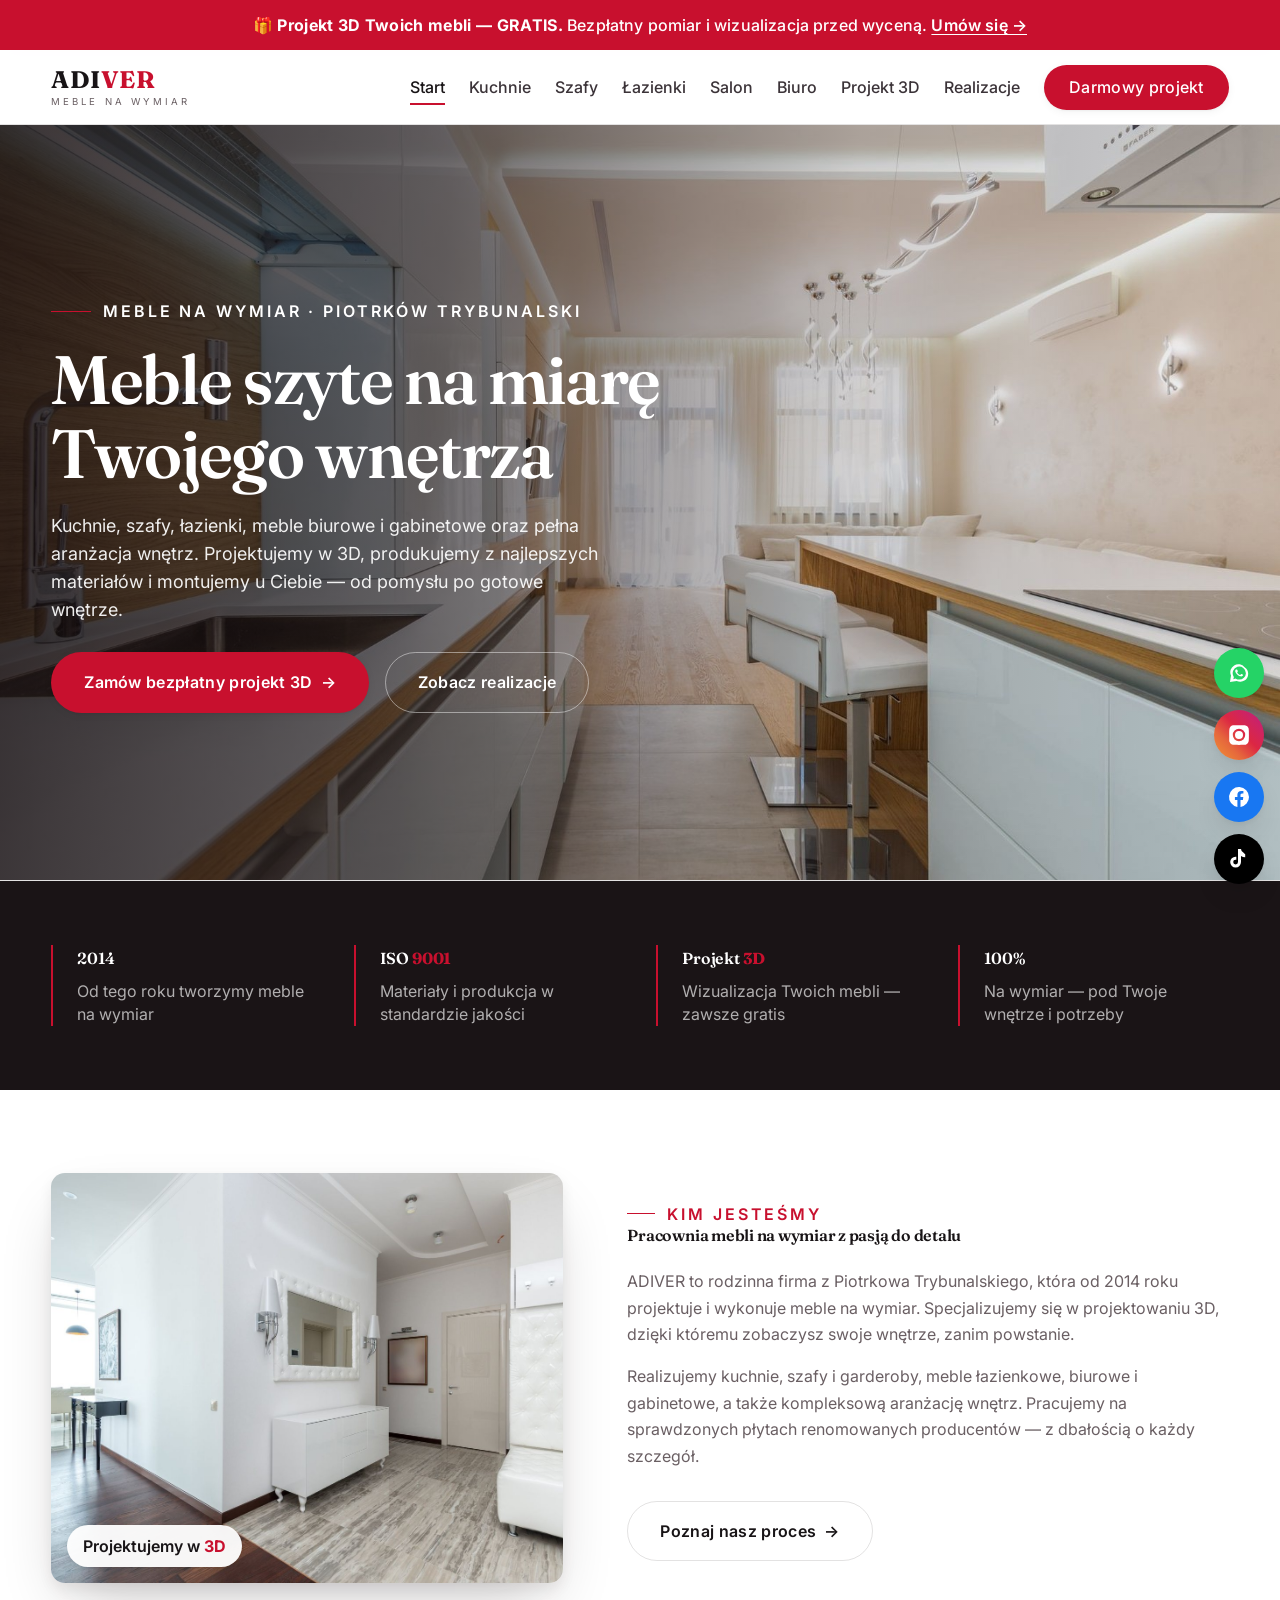
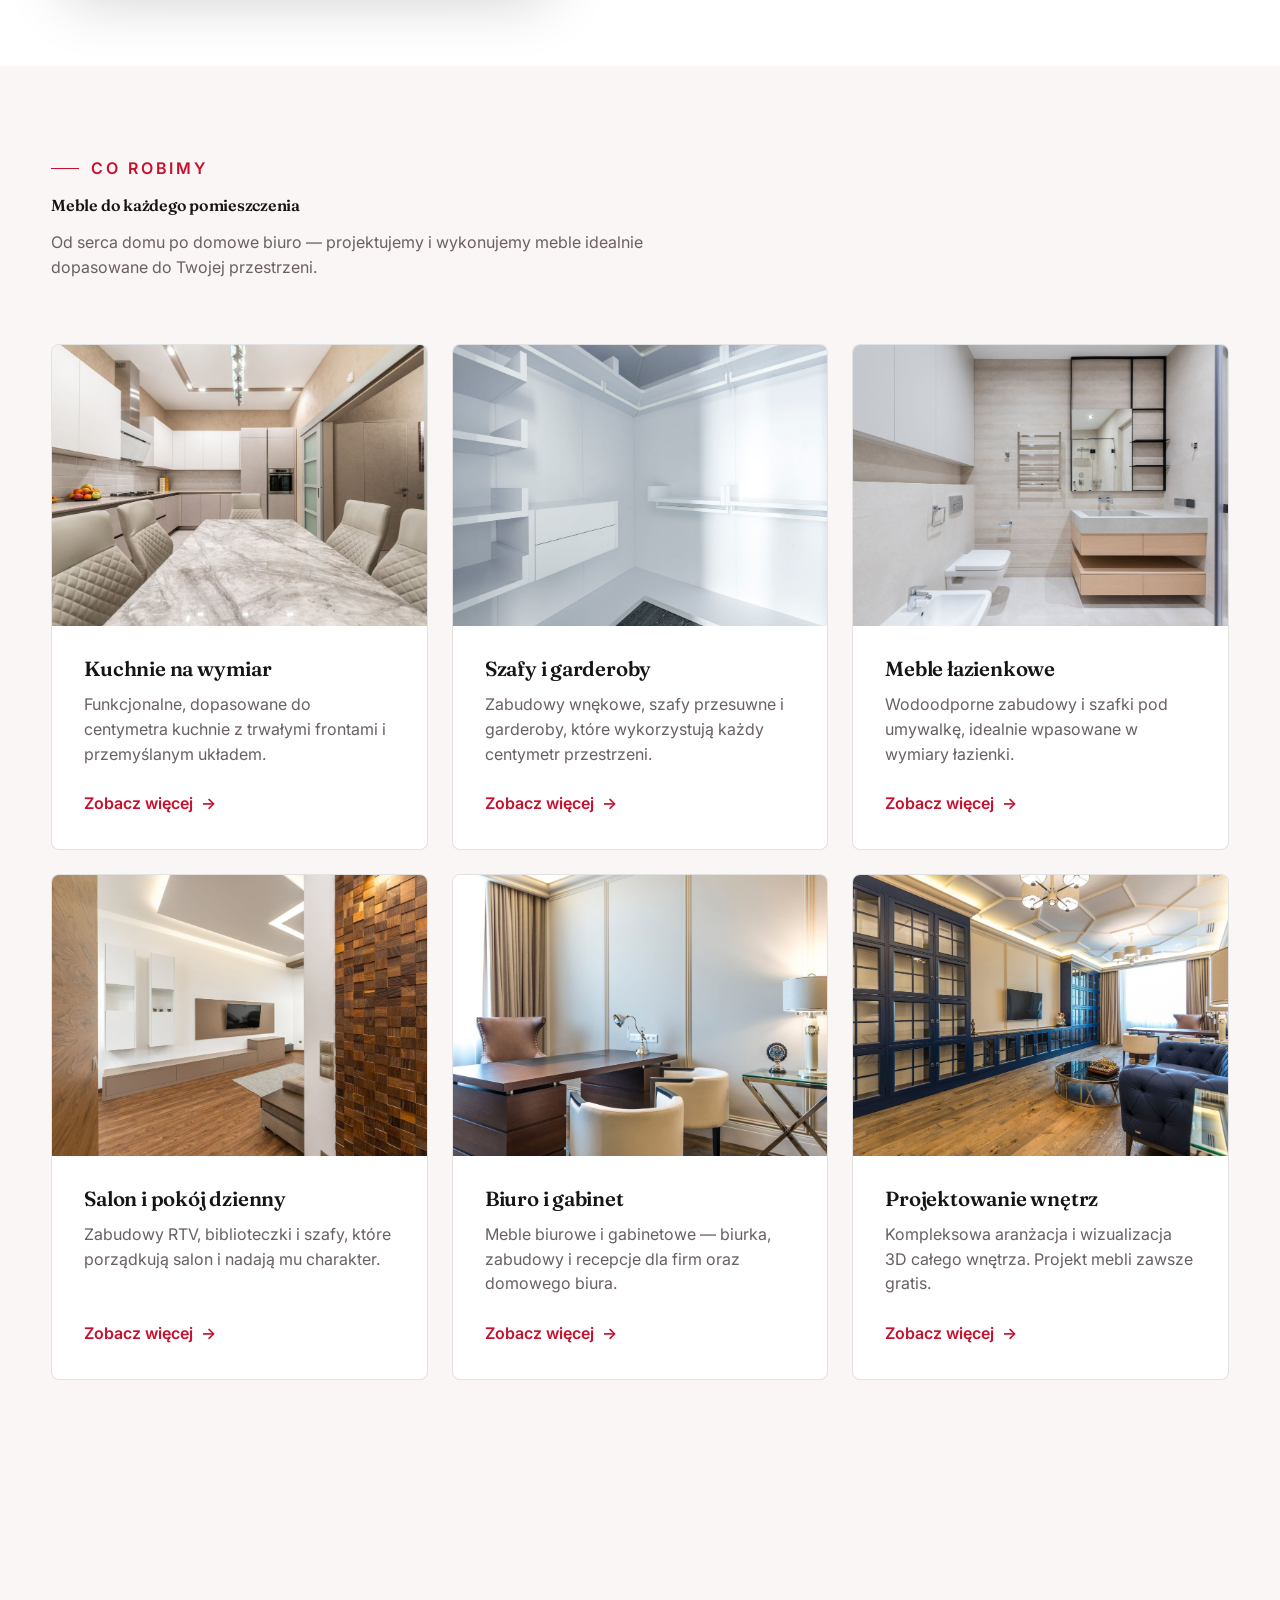
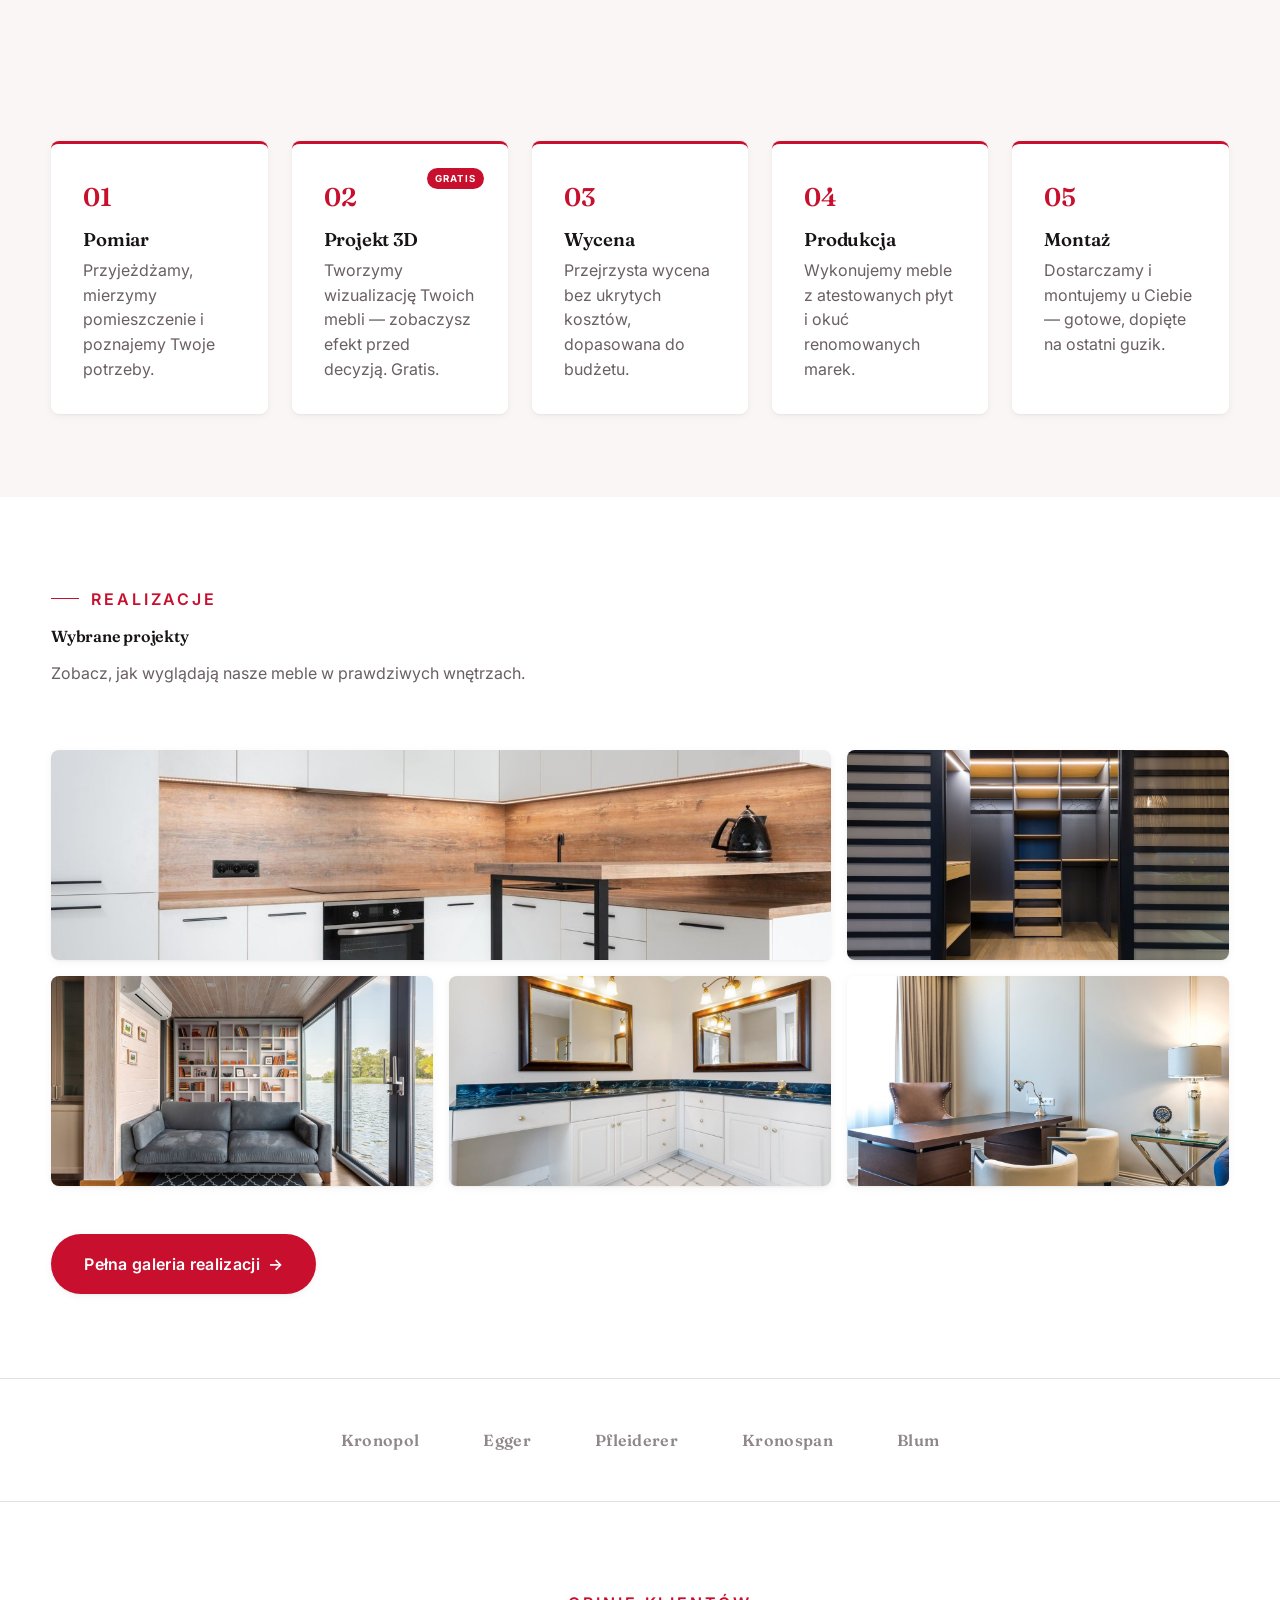
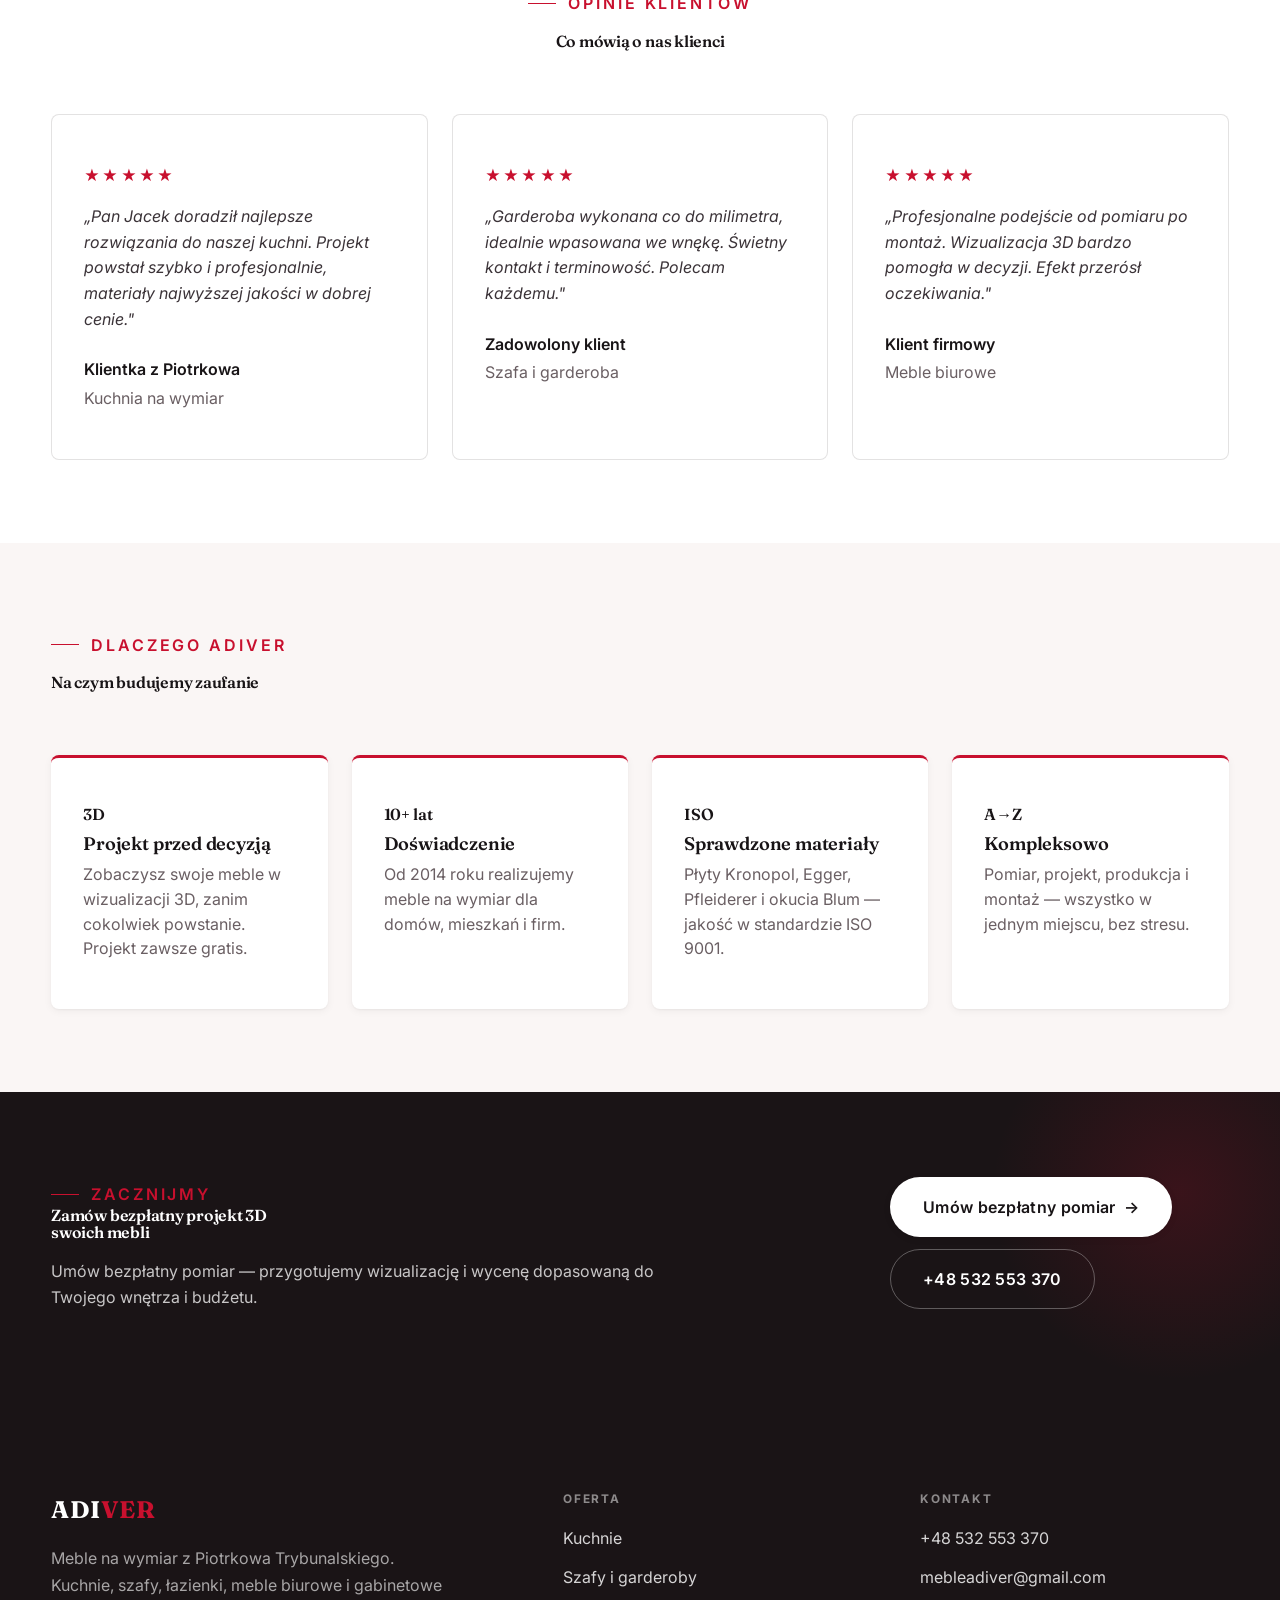
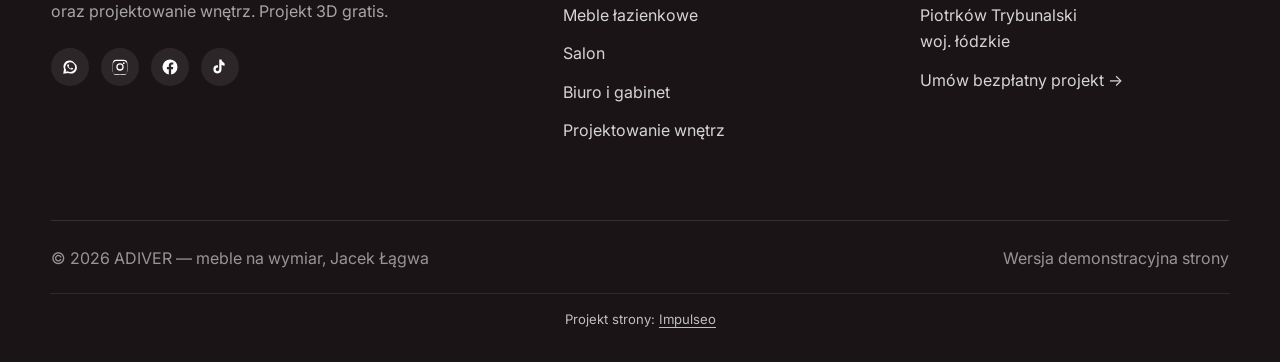
<file: index.html>
<!DOCTYPE html>
<html lang="pl">
<head>
<meta charset="UTF-8">
<meta name="viewport" content="width=device-width, initial-scale=1.0">
<title>ADIVER — meble na wymiar Piotrków Trybunalski | kuchnie, szafy, łazienki</title>
<meta name="description" content="ADIVER — meble na wymiar z Piotrkowa Trybunalskiego. Kuchnie, szafy i garderoby, meble łazienkowe, biurowe i gabinetowe oraz projektowanie wnętrz. Projekt 3D gratis.">
<link rel="preconnect" href="https://fonts.googleapis.com">
<link rel="preconnect" href="https://fonts.gstatic.com" crossorigin>
<link href="https://fonts.googleapis.com/css2?family=Fraunces:opsz,wght@9..144,400;9..144,500;9..144,600;9..144,700&family=Inter:wght@400;500;600;700&display=swap" rel="stylesheet">
<link rel="stylesheet" href="assets/styles.css?v=1">
</head>
<body>

<div class="promo">🎁 <strong>Projekt 3D Twoich mebli — GRATIS.</strong> Bezpłatny pomiar i wizualizacja przed wyceną. <a href="kontakt.html">Umów się →</a></div>

<header class="nav">
  <div class="wrap nav-inner">
    <a class="brand" href="index.html">
      <span class="name">ADI<b>VER</b></span>
      <span class="sub">Meble na wymiar</span>
    </a>
    <nav class="nav-links">
      <a href="index.html" class="active">Start</a>
      <a href="kuchnie.html">Kuchnie</a>
      <a href="szafy.html">Szafy</a>
      <a href="lazienki.html">Łazienki</a>
      <a href="salon.html">Salon</a>
      <a href="biuro.html">Biuro</a>
      <a href="projektowanie.html">Projekt 3D</a>
      <a href="realizacje.html">Realizacje</a>
      <a href="kontakt.html" class="btn btn-accent">Darmowy projekt</a>
    </nav>
    <button class="nav-toggle" aria-label="Menu"><span></span><span></span><span></span></button>
  </div>
</header>

<!-- HERO -->
<section class="hero-cine">
  <img src="img/hero.jpg" alt="Nowoczesna kuchnia na wymiar — wnętrze urządzone przez ADIVER">
  <div class="wrap">
    <div class="hero-copy">
      <span class="eyebrow">Meble na wymiar · Piotrków Trybunalski</span>
      <h1>Meble szyte na miarę Twojego wnętrza</h1>
      <p class="lead">Kuchnie, szafy, łazienki, meble biurowe i gabinetowe oraz pełna aranżacja wnętrz. Projektujemy w 3D, produkujemy z najlepszych materiałów i montujemy u Ciebie — od pomysłu po gotowe wnętrze.</p>
      <div class="hero-actions">
        <a href="kontakt.html" class="btn btn-accent">Zamów bezpłatny projekt 3D <span class="arr">→</span></a>
        <a href="realizacje.html" class="btn btn-ghost" style="color:#fff;border-color:rgba(255,255,255,.45)">Zobacz realizacje</a>
      </div>
    </div>
  </div>
</section>

<!-- STRIP fakty -->
<section class="strip" style="padding-block:0">
  <div class="wrap">
    <div class="item reveal"><div class="k">2014</div><div class="v">Od tego roku tworzymy meble na wymiar</div></div>
    <div class="item reveal"><div class="k">ISO <b>9001</b></div><div class="v">Materiały i produkcja w standardzie jakości</div></div>
    <div class="item reveal"><div class="k">Projekt <b>3D</b></div><div class="v">Wizualizacja Twoich mebli — zawsze gratis</div></div>
    <div class="item reveal"><div class="k">100%</div><div class="v">Na wymiar — pod Twoje wnętrze i potrzeby</div></div>
  </div>
</section>

<!-- KIM JESTEŚMY -->
<section>
  <div class="wrap split">
    <div class="split-art reveal"><img src="img/about.jpg" alt="Eleganckie wnętrze z meblami na wymiar"><div class="tag">Projektujemy w <b>3D</b></div></div>
    <div class="split-copy reveal">
      <span class="eyebrow">Kim jesteśmy</span>
      <h2>Pracownia mebli na wymiar z pasją do detalu</h2>
      <p class="muted">ADIVER to rodzinna firma z Piotrkowa Trybunalskiego, która od 2014 roku projektuje i wykonuje meble na wymiar. Specjalizujemy się w projektowaniu 3D, dzięki któremu zobaczysz swoje wnętrze, zanim powstanie.</p>
      <p class="muted">Realizujemy kuchnie, szafy i garderoby, meble łazienkowe, biurowe i gabinetowe, a także kompleksową aranżację wnętrz. Pracujemy na sprawdzonych płytach renomowanych producentów — z dbałością o każdy szczegół.</p>
      <a href="projektowanie.html" class="btn btn-ghost">Poznaj nasz proces <span class="arr">→</span></a>
    </div>
  </div>
</section>

<!-- CO ROBIMY -->
<section class="trust">
  <div class="wrap">
    <div class="head reveal">
      <span class="eyebrow">Co robimy</span>
      <h2>Meble do każdego pomieszczenia</h2>
      <p>Od serca domu po domowe biuro — projektujemy i wykonujemy meble idealnie dopasowane do Twojej przestrzeni.</p>
    </div>
    <div class="svc-grid">
      <a class="cardimg reveal" href="kuchnie.html"><div class="ph"><img src="img/kuchnia-1.jpg" alt="Kuchnia na wymiar"></div><div class="bd"><h3>Kuchnie na wymiar</h3><p>Funkcjonalne, dopasowane do centymetra kuchnie z trwałymi frontami i przemyślanym układem.</p><span class="more">Zobacz więcej <span class="arr">→</span></span></div></a>
      <a class="cardimg reveal" href="szafy.html"><div class="ph"><img src="img/szafy-1.jpg" alt="Szafa i garderoba na wymiar"></div><div class="bd"><h3>Szafy i garderoby</h3><p>Zabudowy wnękowe, szafy przesuwne i garderoby, które wykorzystują każdy centymetr przestrzeni.</p><span class="more">Zobacz więcej <span class="arr">→</span></span></div></a>
      <a class="cardimg reveal" href="lazienki.html"><div class="ph"><img src="img/lazienki-1.jpg" alt="Meble łazienkowe na wymiar"></div><div class="bd"><h3>Meble łazienkowe</h3><p>Wodoodporne zabudowy i szafki pod umywalkę, idealnie wpasowane w wymiary łazienki.</p><span class="more">Zobacz więcej <span class="arr">→</span></span></div></a>
      <a class="cardimg reveal" href="salon.html"><div class="ph"><img src="img/salon-1.jpg" alt="Meble do salonu na wymiar"></div><div class="bd"><h3>Salon i pokój dzienny</h3><p>Zabudowy RTV, biblioteczki i szafy, które porządkują salon i nadają mu charakter.</p><span class="more">Zobacz więcej <span class="arr">→</span></span></div></a>
      <a class="cardimg reveal" href="biuro.html"><div class="ph"><img src="img/biuro-1.jpg" alt="Meble biurowe i gabinetowe na wymiar"></div><div class="bd"><h3>Biuro i gabinet</h3><p>Meble biurowe i gabinetowe — biurka, zabudowy i recepcje dla firm oraz domowego biura.</p><span class="more">Zobacz więcej <span class="arr">→</span></span></div></a>
      <a class="cardimg reveal" href="projektowanie.html"><div class="ph"><img src="img/projekt-1.jpg" alt="Projektowanie i aranżacja wnętrz"></div><div class="bd"><h3>Projektowanie wnętrz</h3><p>Kompleksowa aranżacja i wizualizacja 3D całego wnętrza. Projekt mebli zawsze gratis.</p><span class="more">Zobacz więcej <span class="arr">→</span></span></div></a>
    </div>
  </div>
</section>

<!-- PROCES -->
<section class="process">
  <div class="wrap">
    <div class="head reveal">
      <span class="eyebrow">Jak pracujemy</span>
      <h2>Od pomiaru do gotowego wnętrza</h2>
      <p>Prosty, przejrzysty proces — bez niespodzianek i ukrytych kosztów. Pomiar i projekt 3D otrzymasz bezpłatnie.</p>
    </div>
    <div class="steps">
      <div class="step reveal"><h3>Pomiar</h3><p>Przyjeżdżamy, mierzymy pomieszczenie i poznajemy Twoje potrzeby.</p></div>
      <div class="step free reveal"><h3>Projekt 3D</h3><p>Tworzymy wizualizację Twoich mebli — zobaczysz efekt przed decyzją. Gratis.</p></div>
      <div class="step reveal"><h3>Wycena</h3><p>Przejrzysta wycena bez ukrytych kosztów, dopasowana do budżetu.</p></div>
      <div class="step reveal"><h3>Produkcja</h3><p>Wykonujemy meble z atestowanych płyt i okuć renomowanych marek.</p></div>
      <div class="step reveal"><h3>Montaż</h3><p>Dostarczamy i montujemy u Ciebie — gotowe, dopięte na ostatni guzik.</p></div>
    </div>
  </div>
</section>

<!-- REALIZACJE teaser -->
<section>
  <div class="wrap">
    <div class="head reveal">
      <span class="eyebrow">Realizacje</span>
      <h2>Wybrane projekty</h2>
      <p>Zobacz, jak wyglądają nasze meble w prawdziwych wnętrzach.</p>
    </div>
    <div class="gallery">
      <div class="tile t-two3 reveal"><img src="img/kuchnia-2.jpg" alt="Kuchnia na wymiar"><div class="cap">Kuchnia z wyspą<small>Meble na wymiar</small></div></div>
      <div class="tile t-third reveal"><img src="img/szafy-2.jpg" alt="Garderoba na wymiar"><div class="cap">Garderoba<small>Zabudowa wnękowa</small></div></div>
      <div class="tile t-third reveal"><img src="img/salon-3.jpg" alt="Zabudowa salonu"><div class="cap">Zabudowa salonu<small>Regał na wymiar</small></div></div>
      <div class="tile t-third reveal"><img src="img/lazienki-2.jpg" alt="Meble łazienkowe"><div class="cap">Łazienka<small>Szafka podumywalkowa</small></div></div>
      <div class="tile t-third reveal"><img src="img/biuro-1.jpg" alt="Meble biurowe"><div class="cap">Domowe biuro<small>Biurko i zabudowa</small></div></div>
    </div>
    <div style="margin-top:var(--space-7)" class="reveal">
      <a href="realizacje.html" class="btn btn-accent">Pełna galeria realizacji <span class="arr">→</span></a>
    </div>
  </div>
</section>

<!-- MARKI -->
<section class="brands" style="padding:0">
  <div class="wrap">
    <span class="b">Kronopol</span>
    <span class="b">Egger</span>
    <span class="b">Pfleiderer</span>
    <span class="b">Kronospan</span>
    <span class="b">Blum</span>
  </div>
</section>

<!-- OPINIE -->
<section>
  <div class="wrap">
    <div class="head center reveal">
      <span class="eyebrow">Opinie klientów</span>
      <h2>Co mówią o nas klienci</h2>
    </div>
    <div class="reviews-grid">
      <div class="review reveal"><div class="stars">★★★★★</div><p>„Pan Jacek doradził najlepsze rozwiązania do naszej kuchni. Projekt powstał szybko i profesjonalnie, materiały najwyższej jakości w dobrej cenie."</p><div class="who">Klientka z Piotrkowa<span>Kuchnia na wymiar</span></div></div>
      <div class="review reveal"><div class="stars">★★★★★</div><p>„Garderoba wykonana co do milimetra, idealnie wpasowana we wnękę. Świetny kontakt i terminowość. Polecam każdemu."</p><div class="who">Zadowolony klient<span>Szafa i garderoba</span></div></div>
      <div class="review reveal"><div class="stars">★★★★★</div><p>„Profesjonalne podejście od pomiaru po montaż. Wizualizacja 3D bardzo pomogła w decyzji. Efekt przerósł oczekiwania."</p><div class="who">Klient firmowy<span>Meble biurowe</span></div></div>
    </div>
  </div>
</section>

<!-- TRUST -->
<section class="trust">
  <div class="wrap">
    <div class="head reveal">
      <span class="eyebrow">Dlaczego ADIVER</span>
      <h2>Na czym budujemy zaufanie</h2>
    </div>
    <div class="trust-grid">
      <div class="trust-card reveal"><div class="big">3D</div><h3>Projekt przed decyzją</h3><p>Zobaczysz swoje meble w wizualizacji 3D, zanim cokolwiek powstanie. Projekt zawsze gratis.</p></div>
      <div class="trust-card reveal"><div class="big">10+ lat</div><h3>Doświadczenie</h3><p>Od 2014 roku realizujemy meble na wymiar dla domów, mieszkań i firm.</p></div>
      <div class="trust-card reveal"><div class="big">ISO</div><h3>Sprawdzone materiały</h3><p>Płyty Kronopol, Egger, Pfleiderer i okucia Blum — jakość w standardzie ISO 9001.</p></div>
      <div class="trust-card reveal"><div class="big">A→Z</div><h3>Kompleksowo</h3><p>Pomiar, projekt, produkcja i montaż — wszystko w jednym miejscu, bez stresu.</p></div>
    </div>
  </div>
</section>

<!-- CTA -->
<section class="cta">
  <div class="wrap">
    <div class="reveal">
      <span class="eyebrow">Zacznijmy</span>
      <h2>Zamów bezpłatny projekt 3D swoich mebli</h2>
      <p>Umów bezpłatny pomiar — przygotujemy wizualizację i wycenę dopasowaną do Twojego wnętrza i budżetu.</p>
    </div>
    <div class="cta-actions reveal">
      <a href="kontakt.html" class="btn btn-light">Umów bezpłatny pomiar <span class="arr">→</span></a>
      <a href="tel:+48532553370" class="btn btn-ghost" style="color:#fff;border-color:rgba(255,255,255,.3)">+48 532 553 370</a>
    </div>
  </div>
</section>

<!-- FOOTER -->
<footer>
  <div class="wrap">
    <div class="foot-grid">
      <div class="foot-brand">
        <div class="name">ADI<b>VER</b></div>
        <p>Meble na wymiar z Piotrkowa Trybunalskiego. Kuchnie, szafy, łazienki, meble biurowe i gabinetowe oraz projektowanie wnętrz. Projekt 3D gratis.</p>
        <div class="foot-social">
          <a href="https://wa.me/48532553370" target="_blank" rel="noopener" aria-label="WhatsApp"><svg viewBox="0 0 24 24" fill="currentColor"><path d="M17.6 6.3A8 8 0 004 14.5L3 21l6.7-1a8 8 0 0011.5-7.2 8 8 0 00-3.6-6.5zm-5.5 12.3c-1.1 0-2.2-.3-3.2-.9l-.2-.1-2.4.6.6-2.3-.2-.2a6.6 6.6 0 1112.2-3.5 6.6 6.6 0 01-6.6 6.4zm3.6-4.9c-.2-.1-1.2-.6-1.4-.6-.2-.1-.3-.1-.4.1l-.6.7c-.1.1-.2.2-.4.1a5.4 5.4 0 01-1.6-1 6 6 0 01-1.1-1.4c-.1-.2 0-.3.1-.4l.3-.4.2-.3v-.4l-.6-1.4c-.2-.4-.3-.3-.4-.3h-.4c-.1 0-.4 0-.5.2a2 2 0 00-.7 1.5c0 .9.7 1.8.8 1.9.1.2 1.4 2.1 3.3 2.9.5.2.8.3 1.1.4.5.1.9.1 1.2.1.4-.1 1.2-.5 1.3-.9.2-.5.2-.9.1-1l-.3-.2z"/></svg></a>
          <a href="https://www.instagram.com/meble_adiver/" target="_blank" rel="noopener" aria-label="Instagram"><svg viewBox="0 0 24 24" fill="currentColor"><path d="M12 2.2c3.2 0 3.6 0 4.9.1 1.2.1 1.8.3 2.2.4.5.2 1 .5 1.4.9.4.4.7.8.9 1.4.2.4.4 1 .4 2.2.1 1.3.1 1.6.1 4.8s0 3.6-.1 4.9c-.1 1.2-.3 1.8-.4 2.2-.2.5-.5 1-.9 1.4-.4.4-.8.7-1.4.9-.4.2-1 .4-2.2.4-1.3.1-1.6.1-4.9.1s-3.6 0-4.9-.1c-1.2-.1-1.8-.3-2.2-.4a3.8 3.8 0 01-1.4-.9 3.8 3.8 0 01-.9-1.4c-.2-.4-.4-1-.4-2.2C2.2 15.6 2.2 15.2 2.2 12s0-3.6.1-4.9c.1-1.2.3-1.8.4-2.2.2-.5.5-1 .9-1.4.4-.4.8-.7 1.4-.9.4-.2 1-.4 2.2-.4C8.4 2.2 8.8 2.2 12 2.2zm0 1.8c-3.1 0-3.5 0-4.7.1-1.1 0-1.7.2-2.1.4-.5.2-.9.4-1.3.8-.4.4-.6.8-.8 1.3-.2.4-.3 1-.4 2.1-.1 1.2-.1 1.6-.1 4.7s0 3.5.1 4.7c0 1.1.2 1.7.4 2.1.2.5.4.9.8 1.3.4.4.8.6 1.3.8.4.2 1 .3 2.1.4 1.2.1 1.6.1 4.7.1s3.5 0 4.7-.1c1.1 0 1.7-.2 2.1-.4.5-.2.9-.4 1.3-.8.4-.4.6-.8.8-1.3.2-.4.3-1 .4-2.1.1-1.2.1-1.6.1-4.7s0-3.5-.1-4.7c0-1.1-.2-1.7-.4-2.1a3.5 3.5 0 00-.8-1.3 3.5 3.5 0 00-1.3-.8c-.4-.2-1-.3-2.1-.4-1.2-.1-1.6-.1-4.7-.1zm0 3.1a4.9 4.9 0 110 9.8 4.9 4.9 0 010-9.8zm0 8a3.2 3.2 0 100-6.4 3.2 3.2 0 000 6.4zm6.2-8.2a1.1 1.1 0 11-2.3 0 1.1 1.1 0 012.3 0z"/></svg></a>
          <a href="https://www.facebook.com/p/AdiVer-100063644674765/" target="_blank" rel="noopener" aria-label="Facebook"><svg viewBox="0 0 24 24" fill="currentColor"><path d="M22 12a10 10 0 10-11.6 9.9v-7H7.9V12h2.5V9.8c0-2.5 1.5-3.9 3.8-3.9 1.1 0 2.2.2 2.2.2v2.5h-1.3c-1.2 0-1.6.8-1.6 1.6V12h2.8l-.4 2.9h-2.4v7A10 10 0 0022 12z"/></svg></a>
          <a href="https://www.tiktok.com/@meble_adiver" target="_blank" rel="noopener" aria-label="TikTok"><svg viewBox="0 0 24 24" fill="currentColor"><path d="M16.6 5.8a4.3 4.3 0 01-2.6-3.8h-3v13.1a2.4 2.4 0 11-2.4-2.4c.2 0 .5 0 .7.1v-3a5.4 5.4 0 00-.7-.1 5.4 5.4 0 105.4 5.4V9a7.2 7.2 0 004.2 1.3v-3a4.3 4.3 0 01-1.6-1.5z"/></svg></a>
        </div>
      </div>
      <div class="foot-col">
        <h4>Oferta</h4>
        <a href="kuchnie.html">Kuchnie</a>
        <a href="szafy.html">Szafy i garderoby</a>
        <a href="lazienki.html">Meble łazienkowe</a>
        <a href="salon.html">Salon</a>
        <a href="biuro.html">Biuro i gabinet</a>
        <a href="projektowanie.html">Projektowanie wnętrz</a>
      </div>
      <div class="foot-col">
        <h4>Kontakt</h4>
        <a href="tel:+48532553370">+48 532 553 370</a>
        <a href="mailto:mebleadiver@gmail.com">mebleadiver@gmail.com</a>
        <p>Piotrków Trybunalski<br>woj. łódzkie</p>
        <a href="kontakt.html">Umów bezpłatny projekt →</a>
      </div>
    </div>
    <div class="foot-bot">
      <span>© 2026 ADIVER — meble na wymiar, Jacek Łągwa</span>
      <span>Wersja demonstracyjna strony</span>
    </div>
  </div>

  <p class="impulseo-credit" style="margin:1.4rem auto 0;padding:1rem 1.2rem 0;max-width:1180px;text-align:center;font-size:.82rem;line-height:1.5;opacity:.72;grid-column:1/-1;flex-basis:100%;width:100%;border-top:1px solid rgba(128,128,128,.28)">Projekt strony: <a href="https://impulseo.pl" target="_blank" rel="noopener" style="color:inherit;text-decoration:none;border-bottom:1px solid currentColor">Impulseo</a></p>
</footer>

<!-- DYMKI SOCIAL -->
<div class="social-float">
  <a class="sf-wa" href="https://wa.me/48532553370" target="_blank" rel="noopener" aria-label="WhatsApp"><span class="tip">Napisz na WhatsApp</span><svg viewBox="0 0 24 24" fill="currentColor"><path d="M17.6 6.3A8 8 0 004 14.5L3 21l6.7-1a8 8 0 0011.5-7.2 8 8 0 00-3.6-6.5zm-5.5 12.3c-1.1 0-2.2-.3-3.2-.9l-.2-.1-2.4.6.6-2.3-.2-.2a6.6 6.6 0 1112.2-3.5 6.6 6.6 0 01-6.6 6.4zm3.6-4.9c-.2-.1-1.2-.6-1.4-.6-.2-.1-.3-.1-.4.1l-.6.7c-.1.1-.2.2-.4.1a5.4 5.4 0 01-1.6-1 6 6 0 01-1.1-1.4c-.1-.2 0-.3.1-.4l.3-.4.2-.3v-.4l-.6-1.4c-.2-.4-.3-.3-.4-.3h-.4c-.1 0-.4 0-.5.2a2 2 0 00-.7 1.5c0 .9.7 1.8.8 1.9.1.2 1.4 2.1 3.3 2.9.5.2.8.3 1.1.4.5.1.9.1 1.2.1.4-.1 1.2-.5 1.3-.9.2-.5.2-.9.1-1l-.3-.2z"/></svg></a>
  <a class="sf-ig" href="https://www.instagram.com/meble_adiver/" target="_blank" rel="noopener" aria-label="Instagram"><span class="tip">Instagram</span><svg viewBox="0 0 24 24" fill="currentColor"><path d="M12 2.2c3.2 0 3.6 0 4.9.1 1.2.1 1.8.3 2.2.4.5.2 1 .5 1.4.9.4.4.7.8.9 1.4.2.4.4 1 .4 2.2.1 1.3.1 1.6.1 4.8s0 3.6-.1 4.9c-.1 1.2-.3 1.8-.4 2.2-.2.5-.5 1-.9 1.4-.4.4-.8.7-1.4.9-.4.2-1 .4-2.2.4-1.3.1-1.6.1-4.9.1s-3.6 0-4.9-.1c-1.2-.1-1.8-.3-2.2-.4a3.8 3.8 0 01-1.4-.9 3.8 3.8 0 01-.9-1.4c-.2-.4-.4-1-.4-2.2C2.2 15.6 2.2 15.2 2.2 12s0-3.6.1-4.9c.1-1.2.3-1.8.4-2.2.2-.5.5-1 .9-1.4.4-.4.8-.7 1.4-.9.4-.2 1-.4 2.2-.4C8.4 2.2 8.8 2.2 12 2.2zm0 3.6a6.2 6.2 0 100 12.4 6.2 6.2 0 000-12.4zm0 10.2a4 4 0 110-8 4 4 0 010 8zm6.4-10.4a1.4 1.4 0 11-2.9 0 1.4 1.4 0 012.9 0z"/></svg></a>
  <a class="sf-fb" href="https://www.facebook.com/p/AdiVer-100063644674765/" target="_blank" rel="noopener" aria-label="Facebook"><span class="tip">Facebook</span><svg viewBox="0 0 24 24" fill="currentColor"><path d="M22 12a10 10 0 10-11.6 9.9v-7H7.9V12h2.5V9.8c0-2.5 1.5-3.9 3.8-3.9 1.1 0 2.2.2 2.2.2v2.5h-1.3c-1.2 0-1.6.8-1.6 1.6V12h2.8l-.4 2.9h-2.4v7A10 10 0 0022 12z"/></svg></a>
  <a class="sf-tt" href="https://www.tiktok.com/@meble_adiver" target="_blank" rel="noopener" aria-label="TikTok"><span class="tip">TikTok</span><svg viewBox="0 0 24 24" fill="currentColor"><path d="M16.6 5.8a4.3 4.3 0 01-2.6-3.8h-3v13.1a2.4 2.4 0 11-2.4-2.4c.2 0 .5 0 .7.1v-3a5.4 5.4 0 00-.7-.1 5.4 5.4 0 105.4 5.4V9a7.2 7.2 0 004.2 1.3v-3a4.3 4.3 0 01-1.6-1.5z"/></svg></a>
</div>

<script src="assets/main.js?v=1"></script>
</body>
</html>
</file>
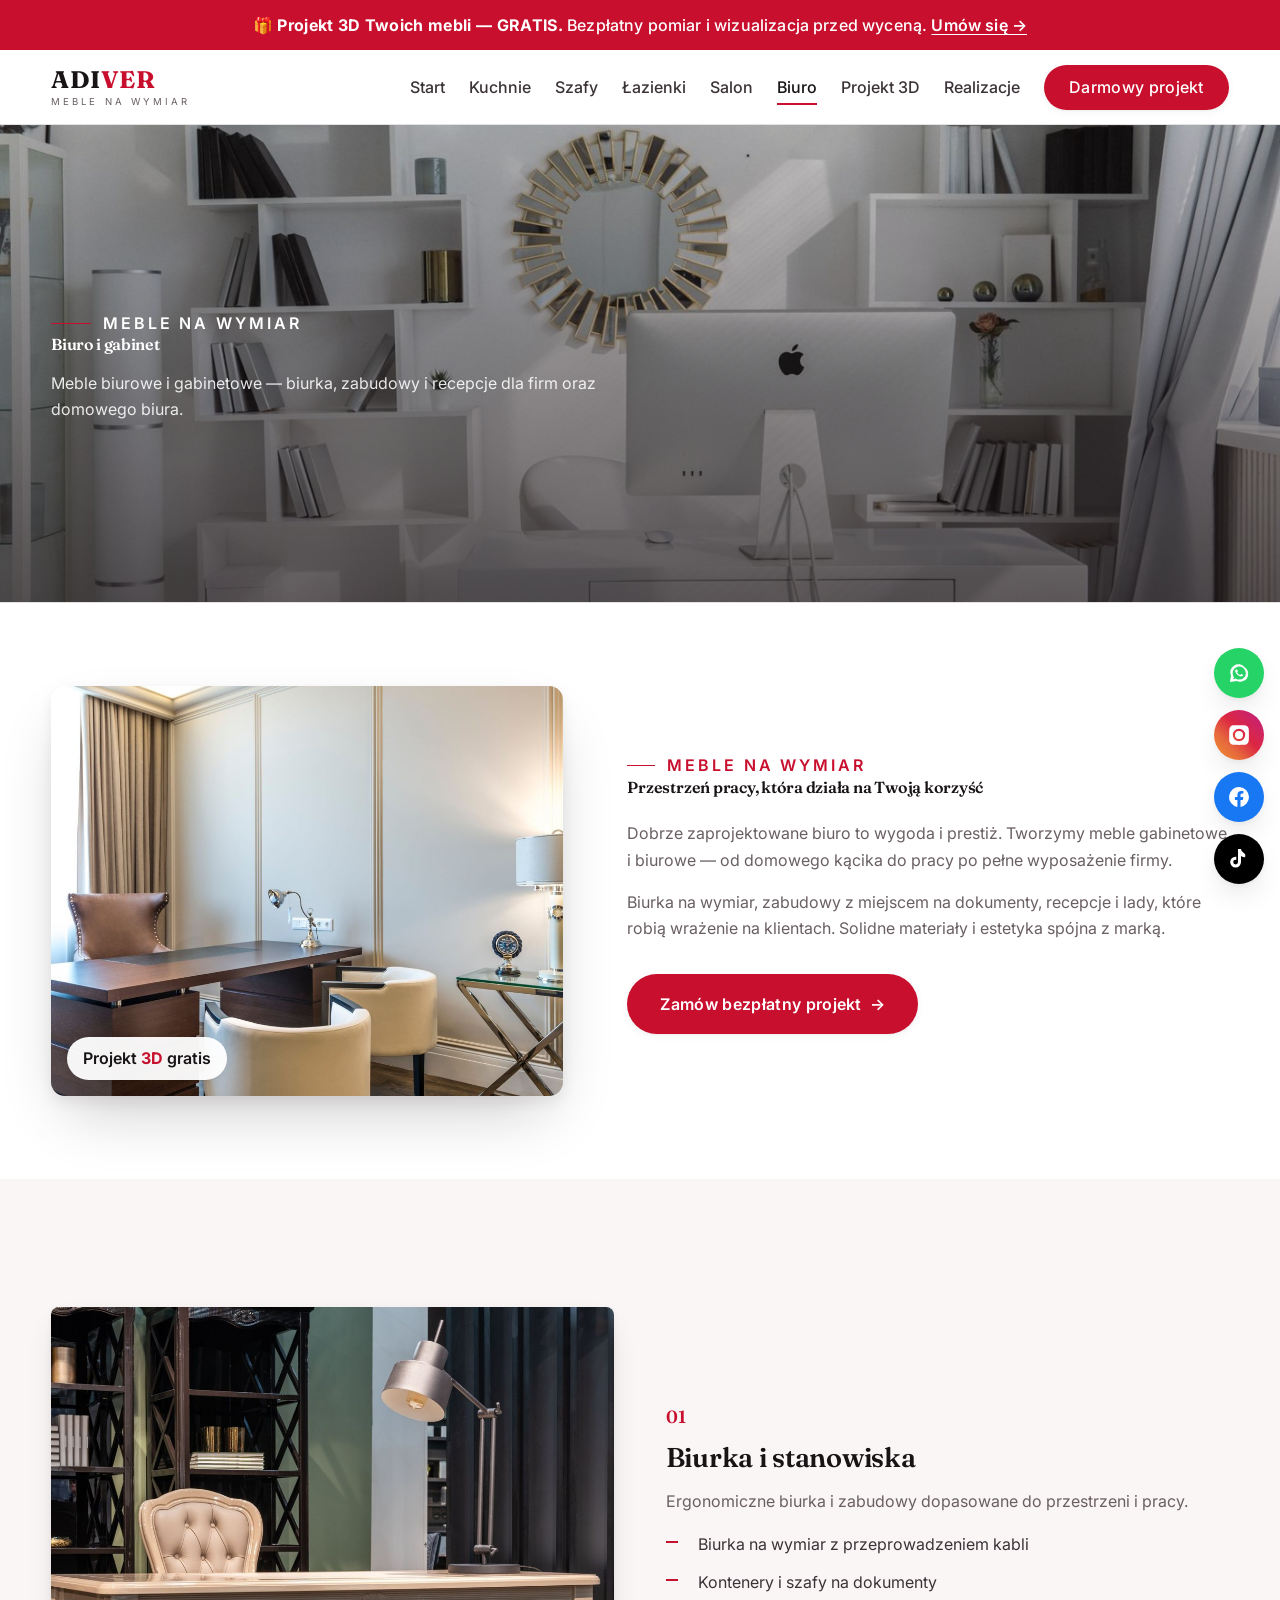
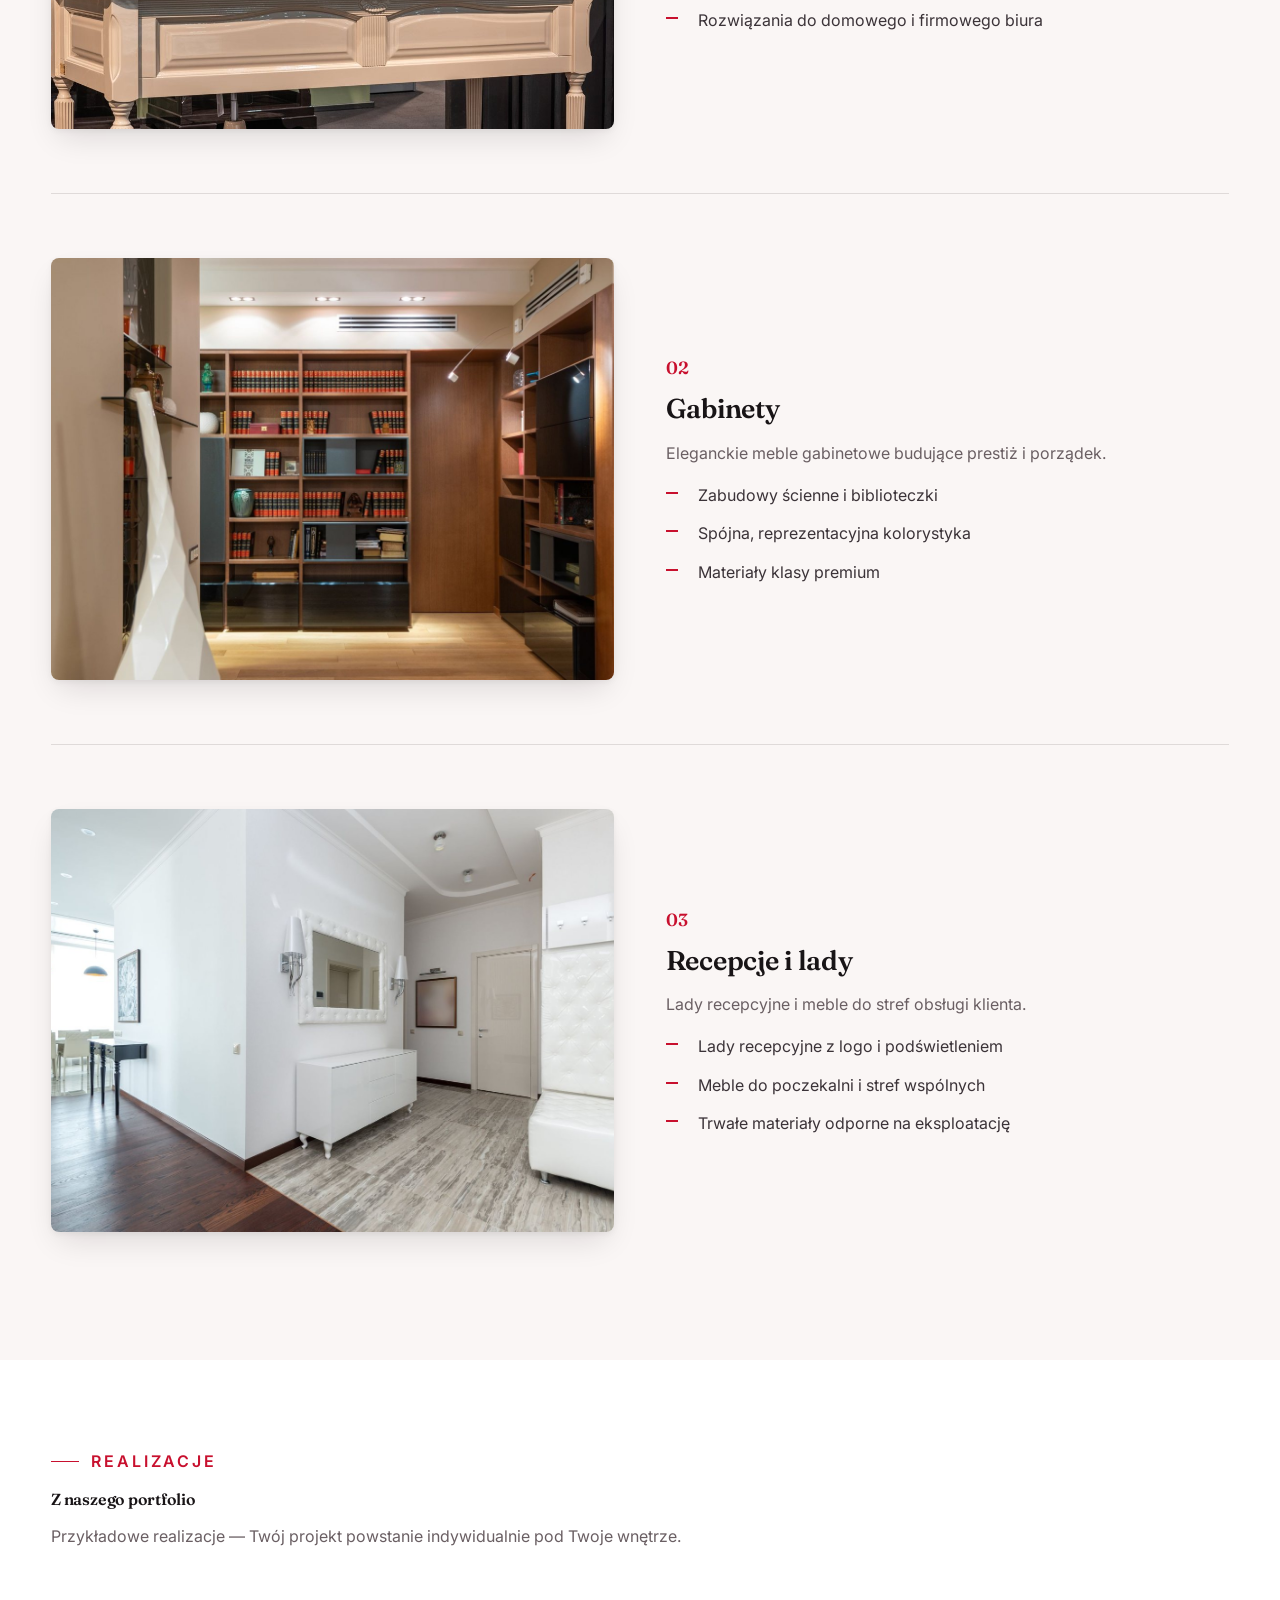
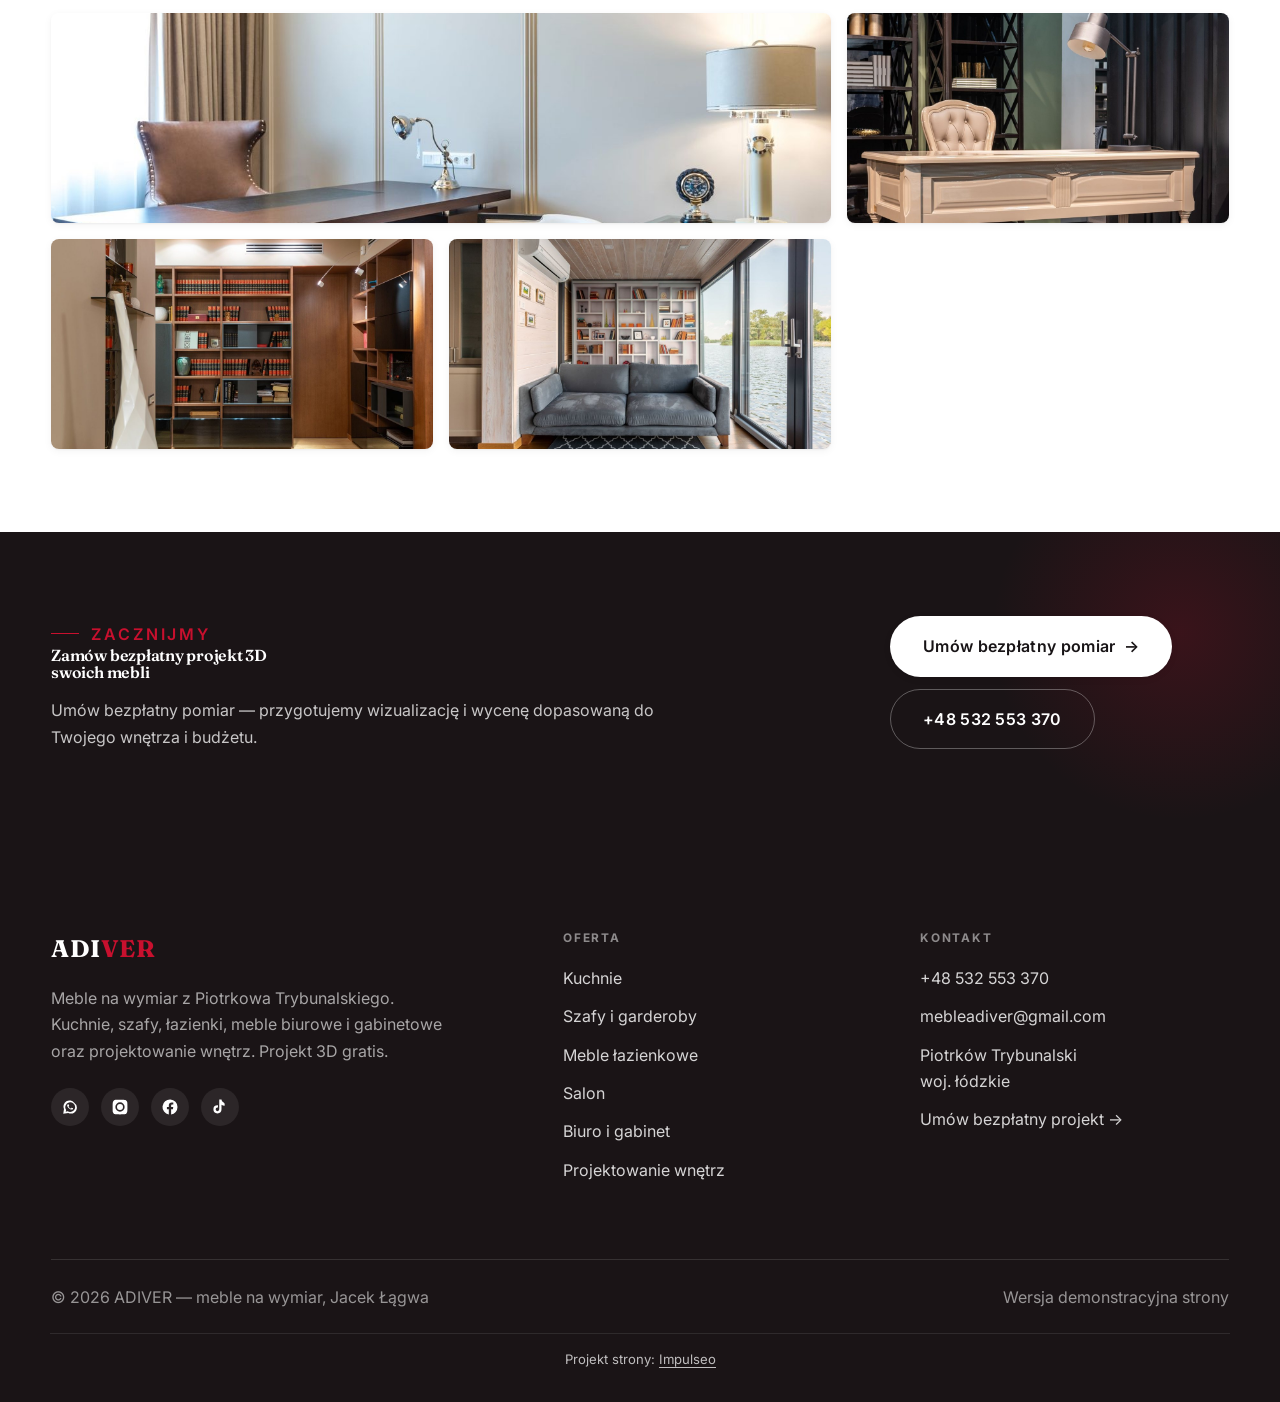
<file: biuro.html>
<!DOCTYPE html>
<html lang="pl">
<head>
<meta charset="UTF-8">
<meta name="viewport" content="width=device-width, initial-scale=1.0">
<title>Meble biurowe i gabinetowe na wymiar — ADIVER</title>
<meta name="description" content="Biurka, zabudowy, gabinety i recepcje na wymiar dla firm i domu. Projekt 3D gratis. ADIVER, Piotrków Trybunalski.">
<link rel="preconnect" href="https://fonts.googleapis.com">
<link rel="preconnect" href="https://fonts.gstatic.com" crossorigin>
<link href="https://fonts.googleapis.com/css2?family=Fraunces:opsz,wght@9..144,400;9..144,500;9..144,600;9..144,700&family=Inter:wght@400;500;600;700&display=swap" rel="stylesheet">
<link rel="stylesheet" href="assets/styles.css?v=1">
</head>
<body>

<div class="promo">🎁 <strong>Projekt 3D Twoich mebli — GRATIS.</strong> Bezpłatny pomiar i wizualizacja przed wyceną. <a href="kontakt.html">Umów się →</a></div>

<header class="nav">
  <div class="wrap nav-inner">
    <a class="brand" href="index.html">
      <span class="name">ADI<b>VER</b></span>
      <span class="sub">Meble na wymiar</span>
    </a>
    <nav class="nav-links">
      <a href="index.html">Start</a>
      <a href="kuchnie.html">Kuchnie</a>
      <a href="szafy.html">Szafy</a>
      <a href="lazienki.html">Łazienki</a>
      <a href="salon.html">Salon</a>
      <a href="biuro.html" class="active">Biuro</a>
      <a href="projektowanie.html">Projekt 3D</a>
      <a href="realizacje.html">Realizacje</a>
      <a href="kontakt.html" class="btn btn-accent">Darmowy projekt</a>
    </nav>
    <button class="nav-toggle" aria-label="Menu"><span></span><span></span><span></span></button>
  </div>
</header>

<section class="pagehead">
  <img src="img/biuro.jpg" alt="Biuro i gabinet">
  <div class="wrap">
    <span class="eyebrow">Meble na wymiar</span>
    <h1>Biuro i gabinet</h1>
    <p>Meble biurowe i gabinetowe — biurka, zabudowy i recepcje dla firm oraz domowego biura.</p>
  </div>
</section>

<section>
  <div class="wrap split">
    <div class="split-art reveal"><img src="img/biuro-1.jpg" alt="Biuro i gabinet"><div class="tag">Projekt <b>3D</b> gratis</div></div>
    <div class="split-copy reveal">
      <span class="eyebrow">Meble na wymiar</span>
      <h2>Przestrzeń pracy, która działa na Twoją korzyść</h2>
      <p class="muted">Dobrze zaprojektowane biuro to wygoda i prestiż. Tworzymy meble gabinetowe i biurowe — od domowego kącika do pracy po pełne wyposażenie firmy.</p><p class="muted">Biurka na wymiar, zabudowy z miejscem na dokumenty, recepcje i lady, które robią wrażenie na klientach. Solidne materiały i estetyka spójna z marką.</p>
      <a href="kontakt.html" class="btn btn-accent">Zamów bezpłatny projekt <span class="arr">→</span></a>
    </div>
  </div>
</section>

<section class="trust" style="padding-block:clamp(40px,5vw,72px)">
  <div class="wrap">
      <div class="svc-row">
        <div class="svc-row-art reveal"><img src="img/biuro-2.jpg" alt="Biurka i stanowiska"></div>
        <div class="reveal">
          <span class="num">01</span>
          <h3>Biurka i stanowiska</h3>
          <p class="muted">Ergonomiczne biurka i zabudowy dopasowane do przestrzeni i pracy.</p>
          <ul><li>Biurka na wymiar z przeprowadzeniem kabli</li><li>Kontenery i szafy na dokumenty</li><li>Rozwiązania do domowego i firmowego biura</li></ul>
        </div>
      </div>
      <div class="svc-row rev">
        <div class="svc-row-art reveal"><img src="img/biuro-3.jpg" alt="Gabinety"></div>
        <div class="reveal">
          <span class="num">02</span>
          <h3>Gabinety</h3>
          <p class="muted">Eleganckie meble gabinetowe budujące prestiż i porządek.</p>
          <ul><li>Zabudowy ścienne i biblioteczki</li><li>Spójna, reprezentacyjna kolorystyka</li><li>Materiały klasy premium</li></ul>
        </div>
      </div>
      <div class="svc-row">
        <div class="svc-row-art reveal"><img src="img/about.jpg" alt="Recepcje i lady"></div>
        <div class="reveal">
          <span class="num">03</span>
          <h3>Recepcje i lady</h3>
          <p class="muted">Lady recepcyjne i meble do stref obsługi klienta.</p>
          <ul><li>Lady recepcyjne z logo i podświetleniem</li><li>Meble do poczekalni i stref wspólnych</li><li>Trwałe materiały odporne na eksploatację</li></ul>
        </div>
      </div>
  </div>
</section>

<section>
  <div class="wrap">
    <div class="head reveal">
      <span class="eyebrow">Realizacje</span>
      <h2>Z naszego portfolio</h2>
      <p>Przykładowe realizacje — Twój projekt powstanie indywidualnie pod Twoje wnętrze.</p>
    </div>
    <div class="gallery">
      <div class="tile t-two3 reveal"><img src="img/biuro-1.jpg" alt="Domowe biuro"><div class="cap">Domowe biuro<small>Biurko na wymiar</small></div></div>
      <div class="tile t-third reveal"><img src="img/biuro-2.jpg" alt="Gabinet"><div class="cap">Gabinet<small>Zabudowa ścienna</small></div></div>
      <div class="tile t-third reveal"><img src="img/biuro-3.jpg" alt="Biblioteczka gabinetowa"><div class="cap">Biblioteczka gabinetowa<small>Meble premium</small></div></div>
      <div class="tile t-third reveal"><img src="img/salon-3.jpg" alt="Strefa pracy"><div class="cap">Strefa pracy<small>Regał na wymiar</small></div></div>
    </div>
  </div>
</section>

<section class="cta">
  <div class="wrap">
    <div class="reveal">
      <span class="eyebrow">Zacznijmy</span>
      <h2>Zamów bezpłatny projekt 3D swoich mebli</h2>
      <p>Umów bezpłatny pomiar — przygotujemy wizualizację i wycenę dopasowaną do Twojego wnętrza i budżetu.</p>
    </div>
    <div class="cta-actions reveal">
      <a href="kontakt.html" class="btn btn-light">Umów bezpłatny pomiar <span class="arr">→</span></a>
      <a href="tel:+48532553370" class="btn btn-ghost" style="color:#fff;border-color:rgba(255,255,255,.3)">+48 532 553 370</a>
    </div>
  </div>
</section>

<footer>
  <div class="wrap">
    <div class="foot-grid">
      <div class="foot-brand">
        <div class="name">ADI<b>VER</b></div>
        <p>Meble na wymiar z Piotrkowa Trybunalskiego. Kuchnie, szafy, łazienki, meble biurowe i gabinetowe oraz projektowanie wnętrz. Projekt 3D gratis.</p>
        <div class="foot-social">
          <a href="https://wa.me/48532553370" target="_blank" rel="noopener" aria-label="WhatsApp"><svg viewBox="0 0 24 24" fill="currentColor"><path d="M17.6 6.3A8 8 0 004 14.5L3 21l6.7-1a8 8 0 0011.5-7.2 8 8 0 00-3.6-6.5zm-5.5 12.3c-1.1 0-2.2-.3-3.2-.9l-.2-.1-2.4.6.6-2.3-.2-.2a6.6 6.6 0 1112.2-3.5 6.6 6.6 0 01-6.6 6.4zm3.6-4.9c-.2-.1-1.2-.6-1.4-.6-.2-.1-.3-.1-.4.1l-.6.7c-.1.1-.2.2-.4.1a5.4 5.4 0 01-1.6-1 6 6 0 01-1.1-1.4c-.1-.2 0-.3.1-.4l.3-.4.2-.3v-.4l-.6-1.4c-.2-.4-.3-.3-.4-.3h-.4c-.1 0-.4 0-.5.2a2 2 0 00-.7 1.5c0 .9.7 1.8.8 1.9.1.2 1.4 2.1 3.3 2.9.5.2.8.3 1.1.4.5.1.9.1 1.2.1.4-.1 1.2-.5 1.3-.9.2-.5.2-.9.1-1l-.3-.2z"/></svg></a>
          <a href="https://www.instagram.com/meble_adiver/" target="_blank" rel="noopener" aria-label="Instagram"><svg viewBox="0 0 24 24" fill="currentColor"><path d="M12 2.2c3.2 0 3.6 0 4.9.1 1.2.1 1.8.3 2.2.4.5.2 1 .5 1.4.9.4.4.7.8.9 1.4.2.4.4 1 .4 2.2.1 1.3.1 1.6.1 4.8s0 3.6-.1 4.9c-.1 1.2-.3 1.8-.4 2.2-.2.5-.5 1-.9 1.4-.4.4-.8.7-1.4.9-.4.2-1 .4-2.2.4-1.3.1-1.6.1-4.9.1s-3.6 0-4.9-.1c-1.2-.1-1.8-.3-2.2-.4a3.8 3.8 0 01-1.4-.9 3.8 3.8 0 01-.9-1.4c-.2-.4-.4-1-.4-2.2C2.2 15.6 2.2 15.2 2.2 12s0-3.6.1-4.9c.1-1.2.3-1.8.4-2.2.2-.5.5-1 .9-1.4.4-.4.8-.7 1.4-.9.4-.2 1-.4 2.2-.4C8.4 2.2 8.8 2.2 12 2.2zm0 3.6a6.2 6.2 0 100 12.4 6.2 6.2 0 000-12.4zm0 10.2a4 4 0 110-8 4 4 0 010 8zm6.4-10.4a1.4 1.4 0 11-2.9 0 1.4 1.4 0 012.9 0z"/></svg></a>
          <a href="https://www.facebook.com/p/AdiVer-100063644674765/" target="_blank" rel="noopener" aria-label="Facebook"><svg viewBox="0 0 24 24" fill="currentColor"><path d="M22 12a10 10 0 10-11.6 9.9v-7H7.9V12h2.5V9.8c0-2.5 1.5-3.9 3.8-3.9 1.1 0 2.2.2 2.2.2v2.5h-1.3c-1.2 0-1.6.8-1.6 1.6V12h2.8l-.4 2.9h-2.4v7A10 10 0 0022 12z"/></svg></a>
          <a href="https://www.tiktok.com/@meble_adiver" target="_blank" rel="noopener" aria-label="TikTok"><svg viewBox="0 0 24 24" fill="currentColor"><path d="M16.6 5.8a4.3 4.3 0 01-2.6-3.8h-3v13.1a2.4 2.4 0 11-2.4-2.4c.2 0 .5 0 .7.1v-3a5.4 5.4 0 00-.7-.1 5.4 5.4 0 105.4 5.4V9a7.2 7.2 0 004.2 1.3v-3a4.3 4.3 0 01-1.6-1.5z"/></svg></a>
        </div>
      </div>
      <div class="foot-col">
        <h4>Oferta</h4>
        <a href="kuchnie.html">Kuchnie</a>
        <a href="szafy.html">Szafy i garderoby</a>
        <a href="lazienki.html">Meble łazienkowe</a>
        <a href="salon.html">Salon</a>
        <a href="biuro.html">Biuro i gabinet</a>
        <a href="projektowanie.html">Projektowanie wnętrz</a>
      </div>
      <div class="foot-col">
        <h4>Kontakt</h4>
        <a href="tel:+48532553370">+48 532 553 370</a>
        <a href="mailto:mebleadiver@gmail.com">mebleadiver@gmail.com</a>
        <p>Piotrków Trybunalski<br>woj. łódzkie</p>
        <a href="kontakt.html">Umów bezpłatny projekt →</a>
      </div>
    </div>
    <div class="foot-bot">
      <span>© 2026 ADIVER — meble na wymiar, Jacek Łągwa</span>
      <span>Wersja demonstracyjna strony</span>
    </div>
  </div>

  <p class="impulseo-credit" style="margin:1.4rem auto 0;padding:1rem 1.2rem 0;max-width:1180px;text-align:center;font-size:.82rem;line-height:1.5;opacity:.72;grid-column:1/-1;flex-basis:100%;width:100%;border-top:1px solid rgba(128,128,128,.28)">Projekt strony: <a href="https://impulseo.pl" target="_blank" rel="noopener" style="color:inherit;text-decoration:none;border-bottom:1px solid currentColor">Impulseo</a></p>
</footer>

<div class="social-float">
  <a class="sf-wa" href="https://wa.me/48532553370" target="_blank" rel="noopener" aria-label="WhatsApp"><span class="tip">Napisz na WhatsApp</span><svg viewBox="0 0 24 24" fill="currentColor"><path d="M17.6 6.3A8 8 0 004 14.5L3 21l6.7-1a8 8 0 0011.5-7.2 8 8 0 00-3.6-6.5zm-5.5 12.3c-1.1 0-2.2-.3-3.2-.9l-.2-.1-2.4.6.6-2.3-.2-.2a6.6 6.6 0 1112.2-3.5 6.6 6.6 0 01-6.6 6.4zm3.6-4.9c-.2-.1-1.2-.6-1.4-.6-.2-.1-.3-.1-.4.1l-.6.7c-.1.1-.2.2-.4.1a5.4 5.4 0 01-1.6-1 6 6 0 01-1.1-1.4c-.1-.2 0-.3.1-.4l.3-.4.2-.3v-.4l-.6-1.4c-.2-.4-.3-.3-.4-.3h-.4c-.1 0-.4 0-.5.2a2 2 0 00-.7 1.5c0 .9.7 1.8.8 1.9.1.2 1.4 2.1 3.3 2.9.5.2.8.3 1.1.4.5.1.9.1 1.2.1.4-.1 1.2-.5 1.3-.9.2-.5.2-.9.1-1l-.3-.2z"/></svg></a>
  <a class="sf-ig" href="https://www.instagram.com/meble_adiver/" target="_blank" rel="noopener" aria-label="Instagram"><span class="tip">Instagram</span><svg viewBox="0 0 24 24" fill="currentColor"><path d="M12 2.2c3.2 0 3.6 0 4.9.1 1.2.1 1.8.3 2.2.4.5.2 1 .5 1.4.9.4.4.7.8.9 1.4.2.4.4 1 .4 2.2.1 1.3.1 1.6.1 4.8s0 3.6-.1 4.9c-.1 1.2-.3 1.8-.4 2.2-.2.5-.5 1-.9 1.4-.4.4-.8.7-1.4.9-.4.2-1 .4-2.2.4-1.3.1-1.6.1-4.9.1s-3.6 0-4.9-.1c-1.2-.1-1.8-.3-2.2-.4a3.8 3.8 0 01-1.4-.9 3.8 3.8 0 01-.9-1.4c-.2-.4-.4-1-.4-2.2C2.2 15.6 2.2 15.2 2.2 12s0-3.6.1-4.9c.1-1.2.3-1.8.4-2.2.2-.5.5-1 .9-1.4.4-.4.8-.7 1.4-.9.4-.2 1-.4 2.2-.4C8.4 2.2 8.8 2.2 12 2.2zm0 3.6a6.2 6.2 0 100 12.4 6.2 6.2 0 000-12.4zm0 10.2a4 4 0 110-8 4 4 0 010 8zm6.4-10.4a1.4 1.4 0 11-2.9 0 1.4 1.4 0 012.9 0z"/></svg></a>
  <a class="sf-fb" href="https://www.facebook.com/p/AdiVer-100063644674765/" target="_blank" rel="noopener" aria-label="Facebook"><span class="tip">Facebook</span><svg viewBox="0 0 24 24" fill="currentColor"><path d="M22 12a10 10 0 10-11.6 9.9v-7H7.9V12h2.5V9.8c0-2.5 1.5-3.9 3.8-3.9 1.1 0 2.2.2 2.2.2v2.5h-1.3c-1.2 0-1.6.8-1.6 1.6V12h2.8l-.4 2.9h-2.4v7A10 10 0 0022 12z"/></svg></a>
  <a class="sf-tt" href="https://www.tiktok.com/@meble_adiver" target="_blank" rel="noopener" aria-label="TikTok"><span class="tip">TikTok</span><svg viewBox="0 0 24 24" fill="currentColor"><path d="M16.6 5.8a4.3 4.3 0 01-2.6-3.8h-3v13.1a2.4 2.4 0 11-2.4-2.4c.2 0 .5 0 .7.1v-3a5.4 5.4 0 00-.7-.1 5.4 5.4 0 105.4 5.4V9a7.2 7.2 0 004.2 1.3v-3a4.3 4.3 0 01-1.6-1.5z"/></svg></a>
</div>

<script src="assets/main.js?v=1"></script>
</body>
</html>
</file>
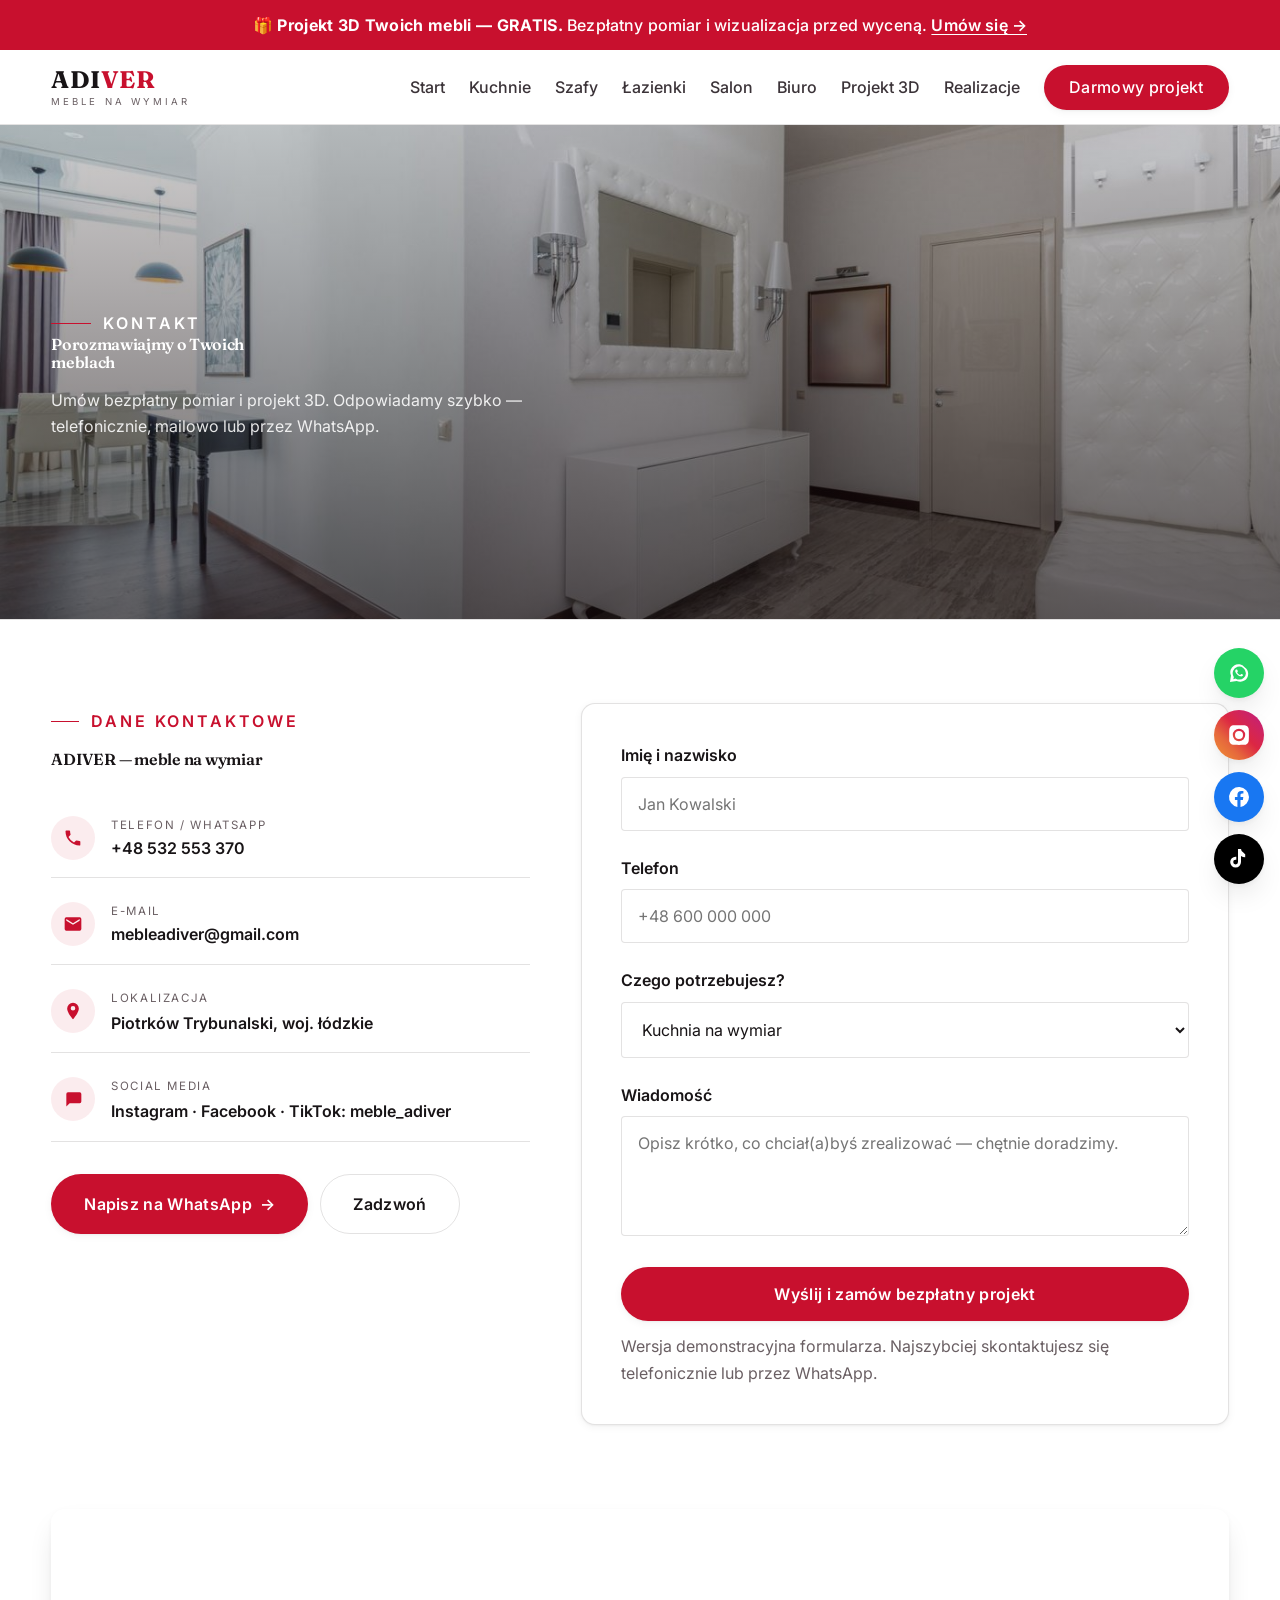
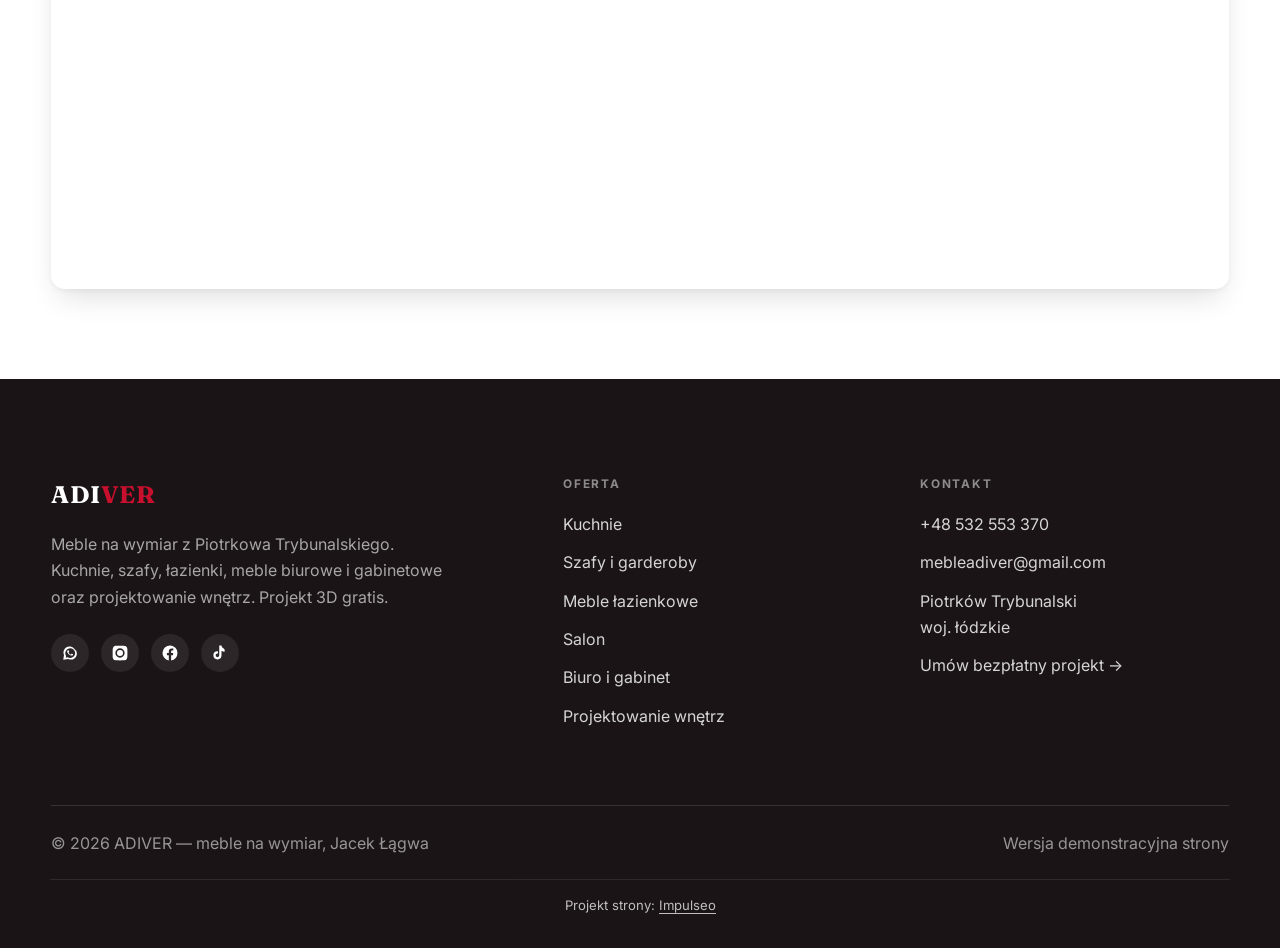
<file: kontakt.html>
<!DOCTYPE html>
<html lang="pl">
<head>
<meta charset="UTF-8">
<meta name="viewport" content="width=device-width, initial-scale=1.0">
<title>Kontakt — ADIVER meble na wymiar Piotrków Trybunalski</title>
<meta name="description" content="Skontaktuj się z ADIVER — meble na wymiar, Piotrków Trybunalski. Telefon, e-mail, WhatsApp. Umów bezpłatny pomiar i projekt 3D.">
<link rel="preconnect" href="https://fonts.googleapis.com">
<link rel="preconnect" href="https://fonts.gstatic.com" crossorigin>
<link href="https://fonts.googleapis.com/css2?family=Fraunces:opsz,wght@9..144,400;9..144,500;9..144,600;9..144,700&family=Inter:wght@400;500;600;700&display=swap" rel="stylesheet">
<link rel="stylesheet" href="assets/styles.css?v=1">
</head>
<body>

<div class="promo">🎁 <strong>Projekt 3D Twoich mebli — GRATIS.</strong> Bezpłatny pomiar i wizualizacja przed wyceną. <a href="kontakt.html">Umów się →</a></div>

<header class="nav">
  <div class="wrap nav-inner">
    <a class="brand" href="index.html">
      <span class="name">ADI<b>VER</b></span>
      <span class="sub">Meble na wymiar</span>
    </a>
    <nav class="nav-links">
      <a href="index.html">Start</a>
      <a href="kuchnie.html">Kuchnie</a>
      <a href="szafy.html">Szafy</a>
      <a href="lazienki.html">Łazienki</a>
      <a href="salon.html">Salon</a>
      <a href="biuro.html">Biuro</a>
      <a href="projektowanie.html">Projekt 3D</a>
      <a href="realizacje.html">Realizacje</a>
      <a href="kontakt.html" class="btn btn-accent">Darmowy projekt</a>
    </nav>
    <button class="nav-toggle" aria-label="Menu"><span></span><span></span><span></span></button>
  </div>
</header>

<section class="pagehead">
  <img src="img/about.jpg" alt="Porozmawiajmy o Twoich meblach">
  <div class="wrap">
    <span class="eyebrow">Kontakt</span>
    <h1>Porozmawiajmy o Twoich meblach</h1>
    <p>Umów bezpłatny pomiar i projekt 3D. Odpowiadamy szybko — telefonicznie, mailowo lub przez WhatsApp.</p>
  </div>
</section>

<section>
  <div class="wrap contact-grid">
    <div class="reveal">
      <span class="eyebrow">Dane kontaktowe</span>
      <h2 style="margin:var(--space-4) 0 var(--space-6)">ADIVER — meble na wymiar</h2>
      <div class="info-list">
        <div class="info-row"><div class="ic"><svg viewBox="0 0 24 24" fill="currentColor"><path d="M6.6 10.8a15 15 0 006.6 6.6l2.2-2.2a1 1 0 011-.24 11 11 0 003.4.55 1 1 0 011 1V20a1 1 0 01-1 1A17 17 0 013 4a1 1 0 011-1h3.5a1 1 0 011 1 11 11 0 00.55 3.4 1 1 0 01-.24 1z"/></svg></div><div><div class="lbl">Telefon / WhatsApp</div><a class="val" href="tel:+48532553370">+48 532 553 370</a></div></div>
        <div class="info-row"><div class="ic"><svg viewBox="0 0 24 24" fill="currentColor"><path d="M20 4H4a2 2 0 00-2 2v12a2 2 0 002 2h16a2 2 0 002-2V6a2 2 0 00-2-2zm0 4l-8 5-8-5V6l8 5 8-5z"/></svg></div><div><div class="lbl">E-mail</div><a class="val" href="mailto:mebleadiver@gmail.com">mebleadiver@gmail.com</a></div></div>
        <div class="info-row"><div class="ic"><svg viewBox="0 0 24 24" fill="currentColor"><path d="M12 2a7 7 0 00-7 7c0 5.25 7 13 7 13s7-7.75 7-13a7 7 0 00-7-7zm0 9.5A2.5 2.5 0 1112 6a2.5 2.5 0 010 5.5z"/></svg></div><div><div class="lbl">Lokalizacja</div><div class="val">Piotrków Trybunalski, woj. łódzkie</div></div></div>
        <div class="info-row"><div class="ic"><svg viewBox="0 0 24 24" fill="currentColor"><path d="M4 4h16a2 2 0 012 2v9a2 2 0 01-2 2H8l-4 4V6a2 2 0 012-2z"/></svg></div><div><div class="lbl">Social media</div><div class="val">Instagram · Facebook · TikTok: meble_adiver</div></div></div>
      </div>
      <div style="margin-top:var(--space-6);display:flex;gap:var(--space-3);flex-wrap:wrap">
        <a href="https://wa.me/48532553370" target="_blank" rel="noopener" class="btn btn-accent">Napisz na WhatsApp <span class="arr">→</span></a>
        <a href="tel:+48532553370" class="btn btn-ghost">Zadzwoń</a>
      </div>
    </div>
    <div class="reveal">
      <form class="form" onsubmit="return false">
        <div class="fld"><label for="n">Imię i nazwisko</label><input id="n" type="text" placeholder="Jan Kowalski"></div>
        <div class="fld"><label for="t">Telefon</label><input id="t" type="tel" placeholder="+48 600 000 000"></div>
        <div class="fld"><label for="k">Czego potrzebujesz?</label>
          <select id="k">
            <option>Kuchnia na wymiar</option>
            <option>Szafa / garderoba</option>
            <option>Meble łazienkowe</option>
            <option>Meble do salonu</option>
            <option>Biuro / gabinet</option>
            <option>Projektowanie wnętrz</option>
            <option>Inne / nie wiem jeszcze</option>
          </select>
        </div>
        <div class="fld"><label for="m">Wiadomość</label><textarea id="m" placeholder="Opisz krótko, co chciał(a)byś zrealizować — chętnie doradzimy."></textarea></div>
        <button type="submit" class="btn btn-accent" style="width:100%;justify-content:center">Wyślij i zamów bezpłatny projekt</button>
        <p class="note">Wersja demonstracyjna formularza. Najszybciej skontaktujesz się telefonicznie lub przez WhatsApp.</p>
      </form>
    </div>
  </div>
</section>

<section style="padding-top:0">
  <div class="wrap">
    <iframe class="map" src="https://maps.google.com/maps?q=51.3886078,19.6794762&z=14&output=embed" loading="lazy" referrerpolicy="no-referrer-when-downgrade" title="Mapa — ADIVER Piotrków Trybunalski"></iframe>
  </div>
</section>

<footer>
  <div class="wrap">
    <div class="foot-grid">
      <div class="foot-brand">
        <div class="name">ADI<b>VER</b></div>
        <p>Meble na wymiar z Piotrkowa Trybunalskiego. Kuchnie, szafy, łazienki, meble biurowe i gabinetowe oraz projektowanie wnętrz. Projekt 3D gratis.</p>
        <div class="foot-social">
          <a href="https://wa.me/48532553370" target="_blank" rel="noopener" aria-label="WhatsApp"><svg viewBox="0 0 24 24" fill="currentColor"><path d="M17.6 6.3A8 8 0 004 14.5L3 21l6.7-1a8 8 0 0011.5-7.2 8 8 0 00-3.6-6.5zm-5.5 12.3c-1.1 0-2.2-.3-3.2-.9l-.2-.1-2.4.6.6-2.3-.2-.2a6.6 6.6 0 1112.2-3.5 6.6 6.6 0 01-6.6 6.4zm3.6-4.9c-.2-.1-1.2-.6-1.4-.6-.2-.1-.3-.1-.4.1l-.6.7c-.1.1-.2.2-.4.1a5.4 5.4 0 01-1.6-1 6 6 0 01-1.1-1.4c-.1-.2 0-.3.1-.4l.3-.4.2-.3v-.4l-.6-1.4c-.2-.4-.3-.3-.4-.3h-.4c-.1 0-.4 0-.5.2a2 2 0 00-.7 1.5c0 .9.7 1.8.8 1.9.1.2 1.4 2.1 3.3 2.9.5.2.8.3 1.1.4.5.1.9.1 1.2.1.4-.1 1.2-.5 1.3-.9.2-.5.2-.9.1-1l-.3-.2z"/></svg></a>
          <a href="https://www.instagram.com/meble_adiver/" target="_blank" rel="noopener" aria-label="Instagram"><svg viewBox="0 0 24 24" fill="currentColor"><path d="M12 2.2c3.2 0 3.6 0 4.9.1 1.2.1 1.8.3 2.2.4.5.2 1 .5 1.4.9.4.4.7.8.9 1.4.2.4.4 1 .4 2.2.1 1.3.1 1.6.1 4.8s0 3.6-.1 4.9c-.1 1.2-.3 1.8-.4 2.2-.2.5-.5 1-.9 1.4-.4.4-.8.7-1.4.9-.4.2-1 .4-2.2.4-1.3.1-1.6.1-4.9.1s-3.6 0-4.9-.1c-1.2-.1-1.8-.3-2.2-.4a3.8 3.8 0 01-1.4-.9 3.8 3.8 0 01-.9-1.4c-.2-.4-.4-1-.4-2.2C2.2 15.6 2.2 15.2 2.2 12s0-3.6.1-4.9c.1-1.2.3-1.8.4-2.2.2-.5.5-1 .9-1.4.4-.4.8-.7 1.4-.9.4-.2 1-.4 2.2-.4C8.4 2.2 8.8 2.2 12 2.2zm0 3.6a6.2 6.2 0 100 12.4 6.2 6.2 0 000-12.4zm0 10.2a4 4 0 110-8 4 4 0 010 8zm6.4-10.4a1.4 1.4 0 11-2.9 0 1.4 1.4 0 012.9 0z"/></svg></a>
          <a href="https://www.facebook.com/p/AdiVer-100063644674765/" target="_blank" rel="noopener" aria-label="Facebook"><svg viewBox="0 0 24 24" fill="currentColor"><path d="M22 12a10 10 0 10-11.6 9.9v-7H7.9V12h2.5V9.8c0-2.5 1.5-3.9 3.8-3.9 1.1 0 2.2.2 2.2.2v2.5h-1.3c-1.2 0-1.6.8-1.6 1.6V12h2.8l-.4 2.9h-2.4v7A10 10 0 0022 12z"/></svg></a>
          <a href="https://www.tiktok.com/@meble_adiver" target="_blank" rel="noopener" aria-label="TikTok"><svg viewBox="0 0 24 24" fill="currentColor"><path d="M16.6 5.8a4.3 4.3 0 01-2.6-3.8h-3v13.1a2.4 2.4 0 11-2.4-2.4c.2 0 .5 0 .7.1v-3a5.4 5.4 0 00-.7-.1 5.4 5.4 0 105.4 5.4V9a7.2 7.2 0 004.2 1.3v-3a4.3 4.3 0 01-1.6-1.5z"/></svg></a>
        </div>
      </div>
      <div class="foot-col">
        <h4>Oferta</h4>
        <a href="kuchnie.html">Kuchnie</a>
        <a href="szafy.html">Szafy i garderoby</a>
        <a href="lazienki.html">Meble łazienkowe</a>
        <a href="salon.html">Salon</a>
        <a href="biuro.html">Biuro i gabinet</a>
        <a href="projektowanie.html">Projektowanie wnętrz</a>
      </div>
      <div class="foot-col">
        <h4>Kontakt</h4>
        <a href="tel:+48532553370">+48 532 553 370</a>
        <a href="mailto:mebleadiver@gmail.com">mebleadiver@gmail.com</a>
        <p>Piotrków Trybunalski<br>woj. łódzkie</p>
        <a href="kontakt.html">Umów bezpłatny projekt →</a>
      </div>
    </div>
    <div class="foot-bot">
      <span>© 2026 ADIVER — meble na wymiar, Jacek Łągwa</span>
      <span>Wersja demonstracyjna strony</span>
    </div>
  </div>

  <p class="impulseo-credit" style="margin:1.4rem auto 0;padding:1rem 1.2rem 0;max-width:1180px;text-align:center;font-size:.82rem;line-height:1.5;opacity:.72;grid-column:1/-1;flex-basis:100%;width:100%;border-top:1px solid rgba(128,128,128,.28)">Projekt strony: <a href="https://impulseo.pl" target="_blank" rel="noopener" style="color:inherit;text-decoration:none;border-bottom:1px solid currentColor">Impulseo</a></p>
</footer>

<div class="social-float">
  <a class="sf-wa" href="https://wa.me/48532553370" target="_blank" rel="noopener" aria-label="WhatsApp"><span class="tip">Napisz na WhatsApp</span><svg viewBox="0 0 24 24" fill="currentColor"><path d="M17.6 6.3A8 8 0 004 14.5L3 21l6.7-1a8 8 0 0011.5-7.2 8 8 0 00-3.6-6.5zm-5.5 12.3c-1.1 0-2.2-.3-3.2-.9l-.2-.1-2.4.6.6-2.3-.2-.2a6.6 6.6 0 1112.2-3.5 6.6 6.6 0 01-6.6 6.4zm3.6-4.9c-.2-.1-1.2-.6-1.4-.6-.2-.1-.3-.1-.4.1l-.6.7c-.1.1-.2.2-.4.1a5.4 5.4 0 01-1.6-1 6 6 0 01-1.1-1.4c-.1-.2 0-.3.1-.4l.3-.4.2-.3v-.4l-.6-1.4c-.2-.4-.3-.3-.4-.3h-.4c-.1 0-.4 0-.5.2a2 2 0 00-.7 1.5c0 .9.7 1.8.8 1.9.1.2 1.4 2.1 3.3 2.9.5.2.8.3 1.1.4.5.1.9.1 1.2.1.4-.1 1.2-.5 1.3-.9.2-.5.2-.9.1-1l-.3-.2z"/></svg></a>
  <a class="sf-ig" href="https://www.instagram.com/meble_adiver/" target="_blank" rel="noopener" aria-label="Instagram"><span class="tip">Instagram</span><svg viewBox="0 0 24 24" fill="currentColor"><path d="M12 2.2c3.2 0 3.6 0 4.9.1 1.2.1 1.8.3 2.2.4.5.2 1 .5 1.4.9.4.4.7.8.9 1.4.2.4.4 1 .4 2.2.1 1.3.1 1.6.1 4.8s0 3.6-.1 4.9c-.1 1.2-.3 1.8-.4 2.2-.2.5-.5 1-.9 1.4-.4.4-.8.7-1.4.9-.4.2-1 .4-2.2.4-1.3.1-1.6.1-4.9.1s-3.6 0-4.9-.1c-1.2-.1-1.8-.3-2.2-.4a3.8 3.8 0 01-1.4-.9 3.8 3.8 0 01-.9-1.4c-.2-.4-.4-1-.4-2.2C2.2 15.6 2.2 15.2 2.2 12s0-3.6.1-4.9c.1-1.2.3-1.8.4-2.2.2-.5.5-1 .9-1.4.4-.4.8-.7 1.4-.9.4-.2 1-.4 2.2-.4C8.4 2.2 8.8 2.2 12 2.2zm0 3.6a6.2 6.2 0 100 12.4 6.2 6.2 0 000-12.4zm0 10.2a4 4 0 110-8 4 4 0 010 8zm6.4-10.4a1.4 1.4 0 11-2.9 0 1.4 1.4 0 012.9 0z"/></svg></a>
  <a class="sf-fb" href="https://www.facebook.com/p/AdiVer-100063644674765/" target="_blank" rel="noopener" aria-label="Facebook"><span class="tip">Facebook</span><svg viewBox="0 0 24 24" fill="currentColor"><path d="M22 12a10 10 0 10-11.6 9.9v-7H7.9V12h2.5V9.8c0-2.5 1.5-3.9 3.8-3.9 1.1 0 2.2.2 2.2.2v2.5h-1.3c-1.2 0-1.6.8-1.6 1.6V12h2.8l-.4 2.9h-2.4v7A10 10 0 0022 12z"/></svg></a>
  <a class="sf-tt" href="https://www.tiktok.com/@meble_adiver" target="_blank" rel="noopener" aria-label="TikTok"><span class="tip">TikTok</span><svg viewBox="0 0 24 24" fill="currentColor"><path d="M16.6 5.8a4.3 4.3 0 01-2.6-3.8h-3v13.1a2.4 2.4 0 11-2.4-2.4c.2 0 .5 0 .7.1v-3a5.4 5.4 0 00-.7-.1 5.4 5.4 0 105.4 5.4V9a7.2 7.2 0 004.2 1.3v-3a4.3 4.3 0 01-1.6-1.5z"/></svg></a>
</div>

<script src="assets/main.js?v=1"></script>
</body>
</html>
</file>
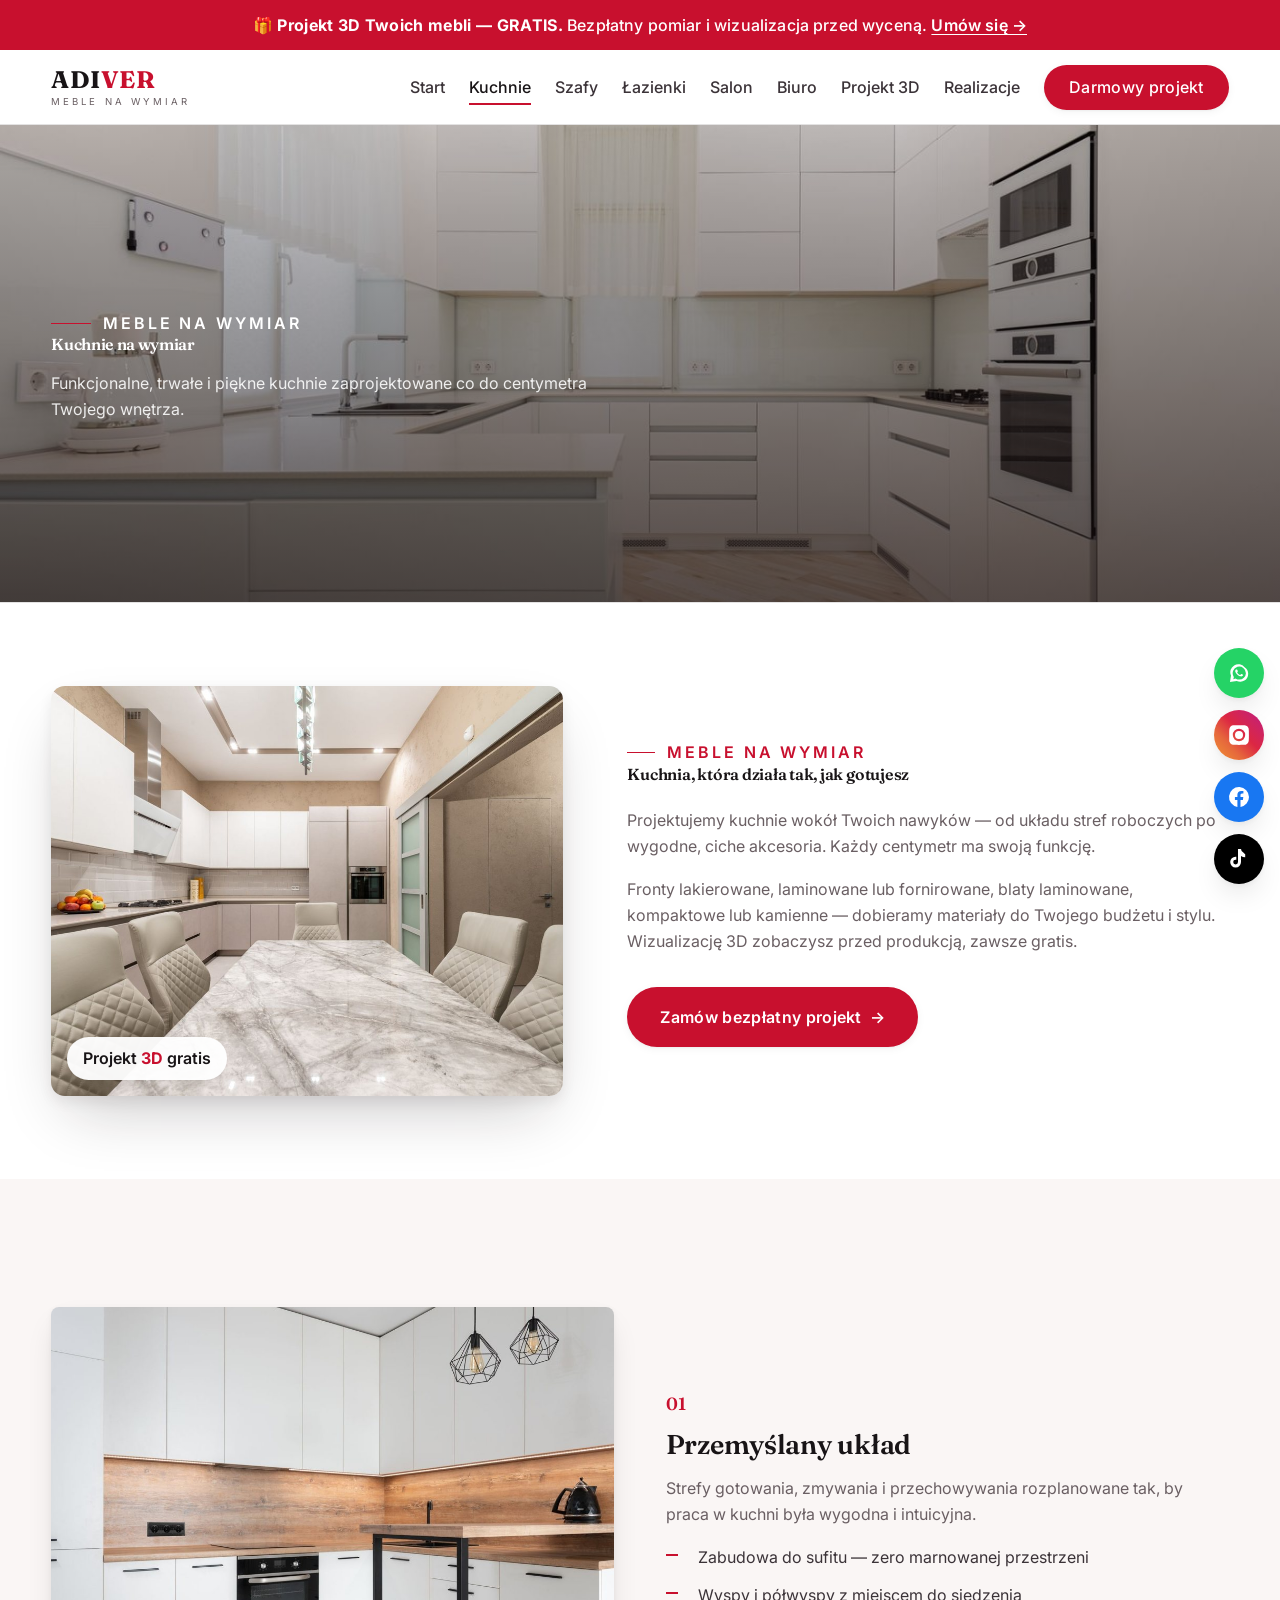
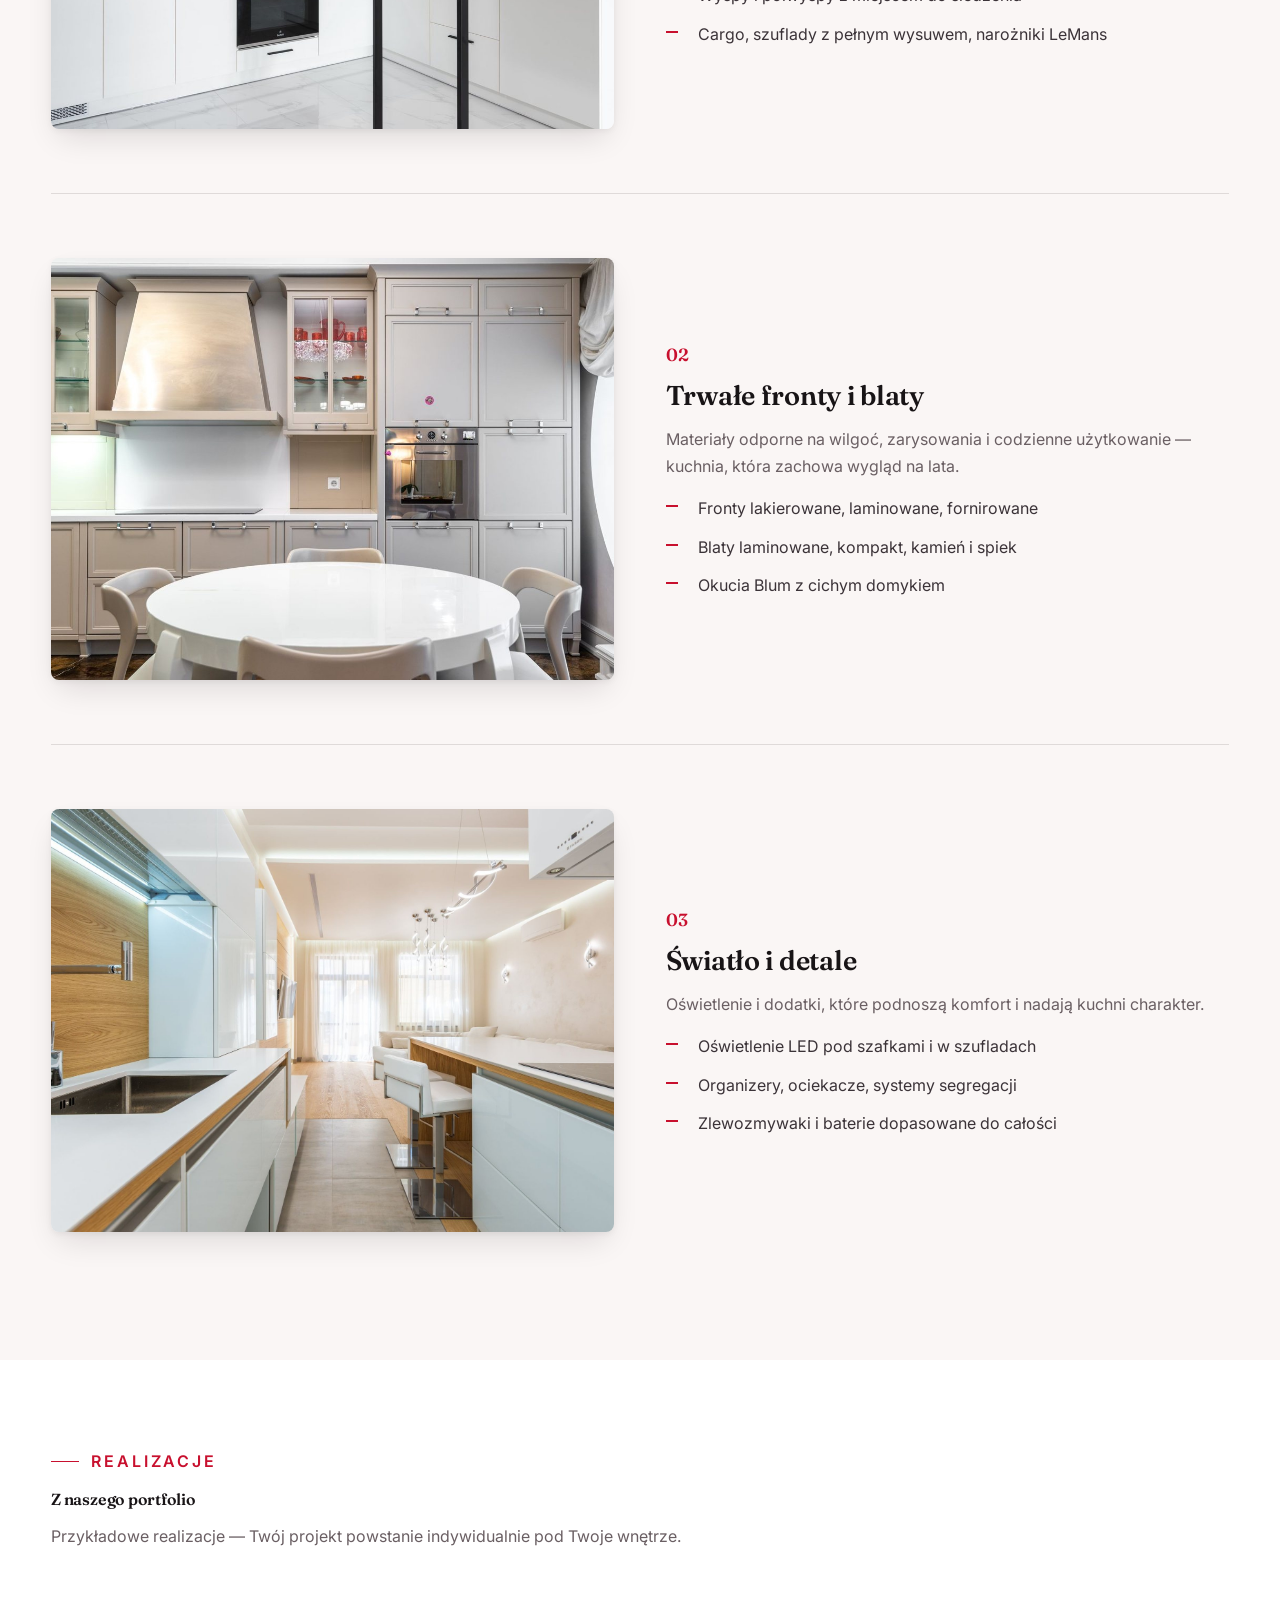
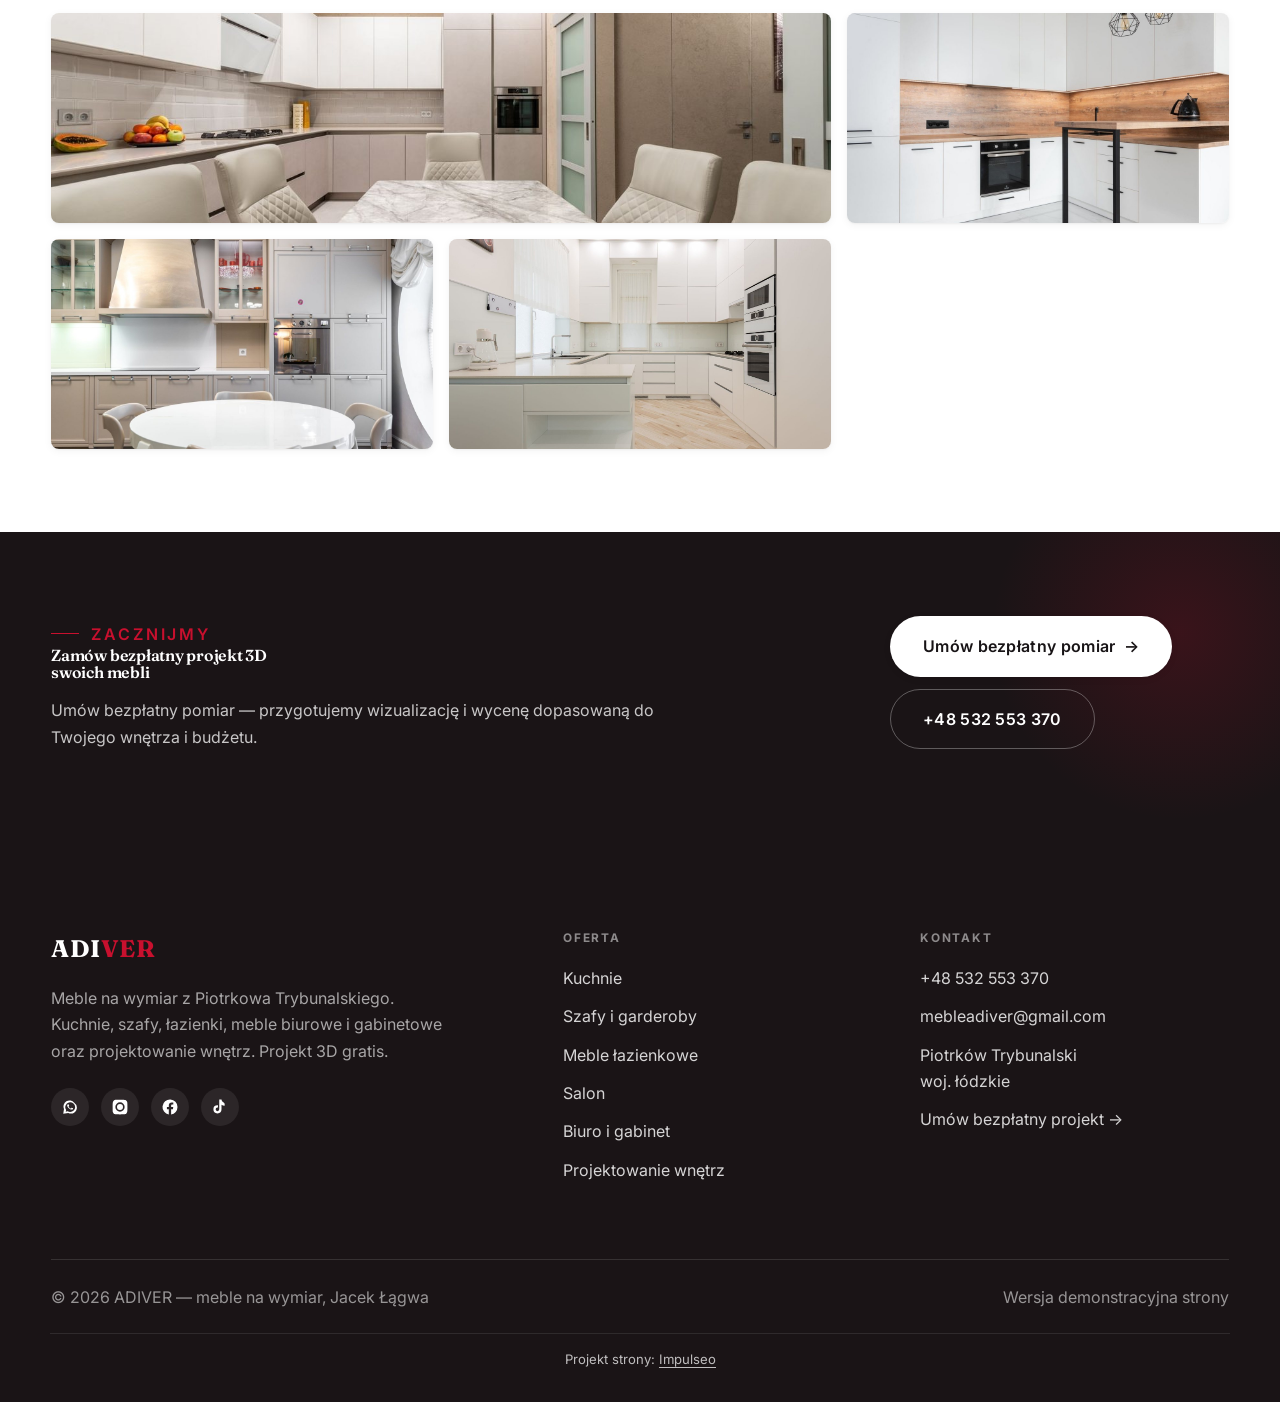
<file: kuchnie.html>
<!DOCTYPE html>
<html lang="pl">
<head>
<meta charset="UTF-8">
<meta name="viewport" content="width=device-width, initial-scale=1.0">
<title>Kuchnie na wymiar Piotrków Trybunalski — ADIVER</title>
<meta name="description" content="Kuchnie na wymiar od ADIVER — projekt 3D gratis, trwałe materiały, okucia Blum. Piotrków Trybunalski i okolice.">
<link rel="preconnect" href="https://fonts.googleapis.com">
<link rel="preconnect" href="https://fonts.gstatic.com" crossorigin>
<link href="https://fonts.googleapis.com/css2?family=Fraunces:opsz,wght@9..144,400;9..144,500;9..144,600;9..144,700&family=Inter:wght@400;500;600;700&display=swap" rel="stylesheet">
<link rel="stylesheet" href="assets/styles.css?v=1">
</head>
<body>

<div class="promo">🎁 <strong>Projekt 3D Twoich mebli — GRATIS.</strong> Bezpłatny pomiar i wizualizacja przed wyceną. <a href="kontakt.html">Umów się →</a></div>

<header class="nav">
  <div class="wrap nav-inner">
    <a class="brand" href="index.html">
      <span class="name">ADI<b>VER</b></span>
      <span class="sub">Meble na wymiar</span>
    </a>
    <nav class="nav-links">
      <a href="index.html">Start</a>
      <a href="kuchnie.html" class="active">Kuchnie</a>
      <a href="szafy.html">Szafy</a>
      <a href="lazienki.html">Łazienki</a>
      <a href="salon.html">Salon</a>
      <a href="biuro.html">Biuro</a>
      <a href="projektowanie.html">Projekt 3D</a>
      <a href="realizacje.html">Realizacje</a>
      <a href="kontakt.html" class="btn btn-accent">Darmowy projekt</a>
    </nav>
    <button class="nav-toggle" aria-label="Menu"><span></span><span></span><span></span></button>
  </div>
</header>

<section class="pagehead">
  <img src="img/kuchnia.jpg" alt="Kuchnie na wymiar">
  <div class="wrap">
    <span class="eyebrow">Meble na wymiar</span>
    <h1>Kuchnie na wymiar</h1>
    <p>Funkcjonalne, trwałe i piękne kuchnie zaprojektowane co do centymetra Twojego wnętrza.</p>
  </div>
</section>

<section>
  <div class="wrap split">
    <div class="split-art reveal"><img src="img/kuchnia-1.jpg" alt="Kuchnie na wymiar"><div class="tag">Projekt <b>3D</b> gratis</div></div>
    <div class="split-copy reveal">
      <span class="eyebrow">Meble na wymiar</span>
      <h2>Kuchnia, która działa tak, jak gotujesz</h2>
      <p class="muted">Projektujemy kuchnie wokół Twoich nawyków — od układu stref roboczych po wygodne, ciche akcesoria. Każdy centymetr ma swoją funkcję.</p><p class="muted">Fronty lakierowane, laminowane lub fornirowane, blaty laminowane, kompaktowe lub kamienne — dobieramy materiały do Twojego budżetu i stylu. Wizualizację 3D zobaczysz przed produkcją, zawsze gratis.</p>
      <a href="kontakt.html" class="btn btn-accent">Zamów bezpłatny projekt <span class="arr">→</span></a>
    </div>
  </div>
</section>

<section class="trust" style="padding-block:clamp(40px,5vw,72px)">
  <div class="wrap">
      <div class="svc-row">
        <div class="svc-row-art reveal"><img src="img/kuchnia-2.jpg" alt="Przemyślany układ"></div>
        <div class="reveal">
          <span class="num">01</span>
          <h3>Przemyślany układ</h3>
          <p class="muted">Strefy gotowania, zmywania i przechowywania rozplanowane tak, by praca w kuchni była wygodna i intuicyjna.</p>
          <ul><li>Zabudowa do sufitu — zero marnowanej przestrzeni</li><li>Wyspy i półwyspy z miejscem do siedzenia</li><li>Cargo, szuflady z pełnym wysuwem, narożniki LeMans</li></ul>
        </div>
      </div>
      <div class="svc-row rev">
        <div class="svc-row-art reveal"><img src="img/kuchnia-3.jpg" alt="Trwałe fronty i blaty"></div>
        <div class="reveal">
          <span class="num">02</span>
          <h3>Trwałe fronty i blaty</h3>
          <p class="muted">Materiały odporne na wilgoć, zarysowania i codzienne użytkowanie — kuchnia, która zachowa wygląd na lata.</p>
          <ul><li>Fronty lakierowane, laminowane, fornirowane</li><li>Blaty laminowane, kompakt, kamień i spiek</li><li>Okucia Blum z cichym domykiem</li></ul>
        </div>
      </div>
      <div class="svc-row">
        <div class="svc-row-art reveal"><img src="img/hero.jpg" alt="Światło i detale"></div>
        <div class="reveal">
          <span class="num">03</span>
          <h3>Światło i detale</h3>
          <p class="muted">Oświetlenie i dodatki, które podnoszą komfort i nadają kuchni charakter.</p>
          <ul><li>Oświetlenie LED pod szafkami i w szufladach</li><li>Organizery, ociekacze, systemy segregacji</li><li>Zlewozmywaki i baterie dopasowane do całości</li></ul>
        </div>
      </div>
  </div>
</section>

<section>
  <div class="wrap">
    <div class="head reveal">
      <span class="eyebrow">Realizacje</span>
      <h2>Z naszego portfolio</h2>
      <p>Przykładowe realizacje — Twój projekt powstanie indywidualnie pod Twoje wnętrze.</p>
    </div>
    <div class="gallery">
      <div class="tile t-two3 reveal"><img src="img/kuchnia-1.jpg" alt="Kuchnia z wyspą"><div class="cap">Kuchnia z wyspą<small>Meble na wymiar</small></div></div>
      <div class="tile t-third reveal"><img src="img/kuchnia-2.jpg" alt="Jasna kuchnia"><div class="cap">Jasna kuchnia<small>Zabudowa do sufitu</small></div></div>
      <div class="tile t-third reveal"><img src="img/kuchnia-3.jpg" alt="Nowoczesna kuchnia"><div class="cap">Nowoczesna kuchnia<small>Fronty lakierowane</small></div></div>
      <div class="tile t-third reveal"><img src="img/kuchnia.jpg" alt="Kuchnia otwarta"><div class="cap">Kuchnia otwarta<small>Połączenie z salonem</small></div></div>
    </div>
  </div>
</section>

<section class="cta">
  <div class="wrap">
    <div class="reveal">
      <span class="eyebrow">Zacznijmy</span>
      <h2>Zamów bezpłatny projekt 3D swoich mebli</h2>
      <p>Umów bezpłatny pomiar — przygotujemy wizualizację i wycenę dopasowaną do Twojego wnętrza i budżetu.</p>
    </div>
    <div class="cta-actions reveal">
      <a href="kontakt.html" class="btn btn-light">Umów bezpłatny pomiar <span class="arr">→</span></a>
      <a href="tel:+48532553370" class="btn btn-ghost" style="color:#fff;border-color:rgba(255,255,255,.3)">+48 532 553 370</a>
    </div>
  </div>
</section>

<footer>
  <div class="wrap">
    <div class="foot-grid">
      <div class="foot-brand">
        <div class="name">ADI<b>VER</b></div>
        <p>Meble na wymiar z Piotrkowa Trybunalskiego. Kuchnie, szafy, łazienki, meble biurowe i gabinetowe oraz projektowanie wnętrz. Projekt 3D gratis.</p>
        <div class="foot-social">
          <a href="https://wa.me/48532553370" target="_blank" rel="noopener" aria-label="WhatsApp"><svg viewBox="0 0 24 24" fill="currentColor"><path d="M17.6 6.3A8 8 0 004 14.5L3 21l6.7-1a8 8 0 0011.5-7.2 8 8 0 00-3.6-6.5zm-5.5 12.3c-1.1 0-2.2-.3-3.2-.9l-.2-.1-2.4.6.6-2.3-.2-.2a6.6 6.6 0 1112.2-3.5 6.6 6.6 0 01-6.6 6.4zm3.6-4.9c-.2-.1-1.2-.6-1.4-.6-.2-.1-.3-.1-.4.1l-.6.7c-.1.1-.2.2-.4.1a5.4 5.4 0 01-1.6-1 6 6 0 01-1.1-1.4c-.1-.2 0-.3.1-.4l.3-.4.2-.3v-.4l-.6-1.4c-.2-.4-.3-.3-.4-.3h-.4c-.1 0-.4 0-.5.2a2 2 0 00-.7 1.5c0 .9.7 1.8.8 1.9.1.2 1.4 2.1 3.3 2.9.5.2.8.3 1.1.4.5.1.9.1 1.2.1.4-.1 1.2-.5 1.3-.9.2-.5.2-.9.1-1l-.3-.2z"/></svg></a>
          <a href="https://www.instagram.com/meble_adiver/" target="_blank" rel="noopener" aria-label="Instagram"><svg viewBox="0 0 24 24" fill="currentColor"><path d="M12 2.2c3.2 0 3.6 0 4.9.1 1.2.1 1.8.3 2.2.4.5.2 1 .5 1.4.9.4.4.7.8.9 1.4.2.4.4 1 .4 2.2.1 1.3.1 1.6.1 4.8s0 3.6-.1 4.9c-.1 1.2-.3 1.8-.4 2.2-.2.5-.5 1-.9 1.4-.4.4-.8.7-1.4.9-.4.2-1 .4-2.2.4-1.3.1-1.6.1-4.9.1s-3.6 0-4.9-.1c-1.2-.1-1.8-.3-2.2-.4a3.8 3.8 0 01-1.4-.9 3.8 3.8 0 01-.9-1.4c-.2-.4-.4-1-.4-2.2C2.2 15.6 2.2 15.2 2.2 12s0-3.6.1-4.9c.1-1.2.3-1.8.4-2.2.2-.5.5-1 .9-1.4.4-.4.8-.7 1.4-.9.4-.2 1-.4 2.2-.4C8.4 2.2 8.8 2.2 12 2.2zm0 3.6a6.2 6.2 0 100 12.4 6.2 6.2 0 000-12.4zm0 10.2a4 4 0 110-8 4 4 0 010 8zm6.4-10.4a1.4 1.4 0 11-2.9 0 1.4 1.4 0 012.9 0z"/></svg></a>
          <a href="https://www.facebook.com/p/AdiVer-100063644674765/" target="_blank" rel="noopener" aria-label="Facebook"><svg viewBox="0 0 24 24" fill="currentColor"><path d="M22 12a10 10 0 10-11.6 9.9v-7H7.9V12h2.5V9.8c0-2.5 1.5-3.9 3.8-3.9 1.1 0 2.2.2 2.2.2v2.5h-1.3c-1.2 0-1.6.8-1.6 1.6V12h2.8l-.4 2.9h-2.4v7A10 10 0 0022 12z"/></svg></a>
          <a href="https://www.tiktok.com/@meble_adiver" target="_blank" rel="noopener" aria-label="TikTok"><svg viewBox="0 0 24 24" fill="currentColor"><path d="M16.6 5.8a4.3 4.3 0 01-2.6-3.8h-3v13.1a2.4 2.4 0 11-2.4-2.4c.2 0 .5 0 .7.1v-3a5.4 5.4 0 00-.7-.1 5.4 5.4 0 105.4 5.4V9a7.2 7.2 0 004.2 1.3v-3a4.3 4.3 0 01-1.6-1.5z"/></svg></a>
        </div>
      </div>
      <div class="foot-col">
        <h4>Oferta</h4>
        <a href="kuchnie.html">Kuchnie</a>
        <a href="szafy.html">Szafy i garderoby</a>
        <a href="lazienki.html">Meble łazienkowe</a>
        <a href="salon.html">Salon</a>
        <a href="biuro.html">Biuro i gabinet</a>
        <a href="projektowanie.html">Projektowanie wnętrz</a>
      </div>
      <div class="foot-col">
        <h4>Kontakt</h4>
        <a href="tel:+48532553370">+48 532 553 370</a>
        <a href="mailto:mebleadiver@gmail.com">mebleadiver@gmail.com</a>
        <p>Piotrków Trybunalski<br>woj. łódzkie</p>
        <a href="kontakt.html">Umów bezpłatny projekt →</a>
      </div>
    </div>
    <div class="foot-bot">
      <span>© 2026 ADIVER — meble na wymiar, Jacek Łągwa</span>
      <span>Wersja demonstracyjna strony</span>
    </div>
  </div>

  <p class="impulseo-credit" style="margin:1.4rem auto 0;padding:1rem 1.2rem 0;max-width:1180px;text-align:center;font-size:.82rem;line-height:1.5;opacity:.72;grid-column:1/-1;flex-basis:100%;width:100%;border-top:1px solid rgba(128,128,128,.28)">Projekt strony: <a href="https://impulseo.pl" target="_blank" rel="noopener" style="color:inherit;text-decoration:none;border-bottom:1px solid currentColor">Impulseo</a></p>
</footer>

<div class="social-float">
  <a class="sf-wa" href="https://wa.me/48532553370" target="_blank" rel="noopener" aria-label="WhatsApp"><span class="tip">Napisz na WhatsApp</span><svg viewBox="0 0 24 24" fill="currentColor"><path d="M17.6 6.3A8 8 0 004 14.5L3 21l6.7-1a8 8 0 0011.5-7.2 8 8 0 00-3.6-6.5zm-5.5 12.3c-1.1 0-2.2-.3-3.2-.9l-.2-.1-2.4.6.6-2.3-.2-.2a6.6 6.6 0 1112.2-3.5 6.6 6.6 0 01-6.6 6.4zm3.6-4.9c-.2-.1-1.2-.6-1.4-.6-.2-.1-.3-.1-.4.1l-.6.7c-.1.1-.2.2-.4.1a5.4 5.4 0 01-1.6-1 6 6 0 01-1.1-1.4c-.1-.2 0-.3.1-.4l.3-.4.2-.3v-.4l-.6-1.4c-.2-.4-.3-.3-.4-.3h-.4c-.1 0-.4 0-.5.2a2 2 0 00-.7 1.5c0 .9.7 1.8.8 1.9.1.2 1.4 2.1 3.3 2.9.5.2.8.3 1.1.4.5.1.9.1 1.2.1.4-.1 1.2-.5 1.3-.9.2-.5.2-.9.1-1l-.3-.2z"/></svg></a>
  <a class="sf-ig" href="https://www.instagram.com/meble_adiver/" target="_blank" rel="noopener" aria-label="Instagram"><span class="tip">Instagram</span><svg viewBox="0 0 24 24" fill="currentColor"><path d="M12 2.2c3.2 0 3.6 0 4.9.1 1.2.1 1.8.3 2.2.4.5.2 1 .5 1.4.9.4.4.7.8.9 1.4.2.4.4 1 .4 2.2.1 1.3.1 1.6.1 4.8s0 3.6-.1 4.9c-.1 1.2-.3 1.8-.4 2.2-.2.5-.5 1-.9 1.4-.4.4-.8.7-1.4.9-.4.2-1 .4-2.2.4-1.3.1-1.6.1-4.9.1s-3.6 0-4.9-.1c-1.2-.1-1.8-.3-2.2-.4a3.8 3.8 0 01-1.4-.9 3.8 3.8 0 01-.9-1.4c-.2-.4-.4-1-.4-2.2C2.2 15.6 2.2 15.2 2.2 12s0-3.6.1-4.9c.1-1.2.3-1.8.4-2.2.2-.5.5-1 .9-1.4.4-.4.8-.7 1.4-.9.4-.2 1-.4 2.2-.4C8.4 2.2 8.8 2.2 12 2.2zm0 3.6a6.2 6.2 0 100 12.4 6.2 6.2 0 000-12.4zm0 10.2a4 4 0 110-8 4 4 0 010 8zm6.4-10.4a1.4 1.4 0 11-2.9 0 1.4 1.4 0 012.9 0z"/></svg></a>
  <a class="sf-fb" href="https://www.facebook.com/p/AdiVer-100063644674765/" target="_blank" rel="noopener" aria-label="Facebook"><span class="tip">Facebook</span><svg viewBox="0 0 24 24" fill="currentColor"><path d="M22 12a10 10 0 10-11.6 9.9v-7H7.9V12h2.5V9.8c0-2.5 1.5-3.9 3.8-3.9 1.1 0 2.2.2 2.2.2v2.5h-1.3c-1.2 0-1.6.8-1.6 1.6V12h2.8l-.4 2.9h-2.4v7A10 10 0 0022 12z"/></svg></a>
  <a class="sf-tt" href="https://www.tiktok.com/@meble_adiver" target="_blank" rel="noopener" aria-label="TikTok"><span class="tip">TikTok</span><svg viewBox="0 0 24 24" fill="currentColor"><path d="M16.6 5.8a4.3 4.3 0 01-2.6-3.8h-3v13.1a2.4 2.4 0 11-2.4-2.4c.2 0 .5 0 .7.1v-3a5.4 5.4 0 00-.7-.1 5.4 5.4 0 105.4 5.4V9a7.2 7.2 0 004.2 1.3v-3a4.3 4.3 0 01-1.6-1.5z"/></svg></a>
</div>

<script src="assets/main.js?v=1"></script>
</body>
</html>
</file>
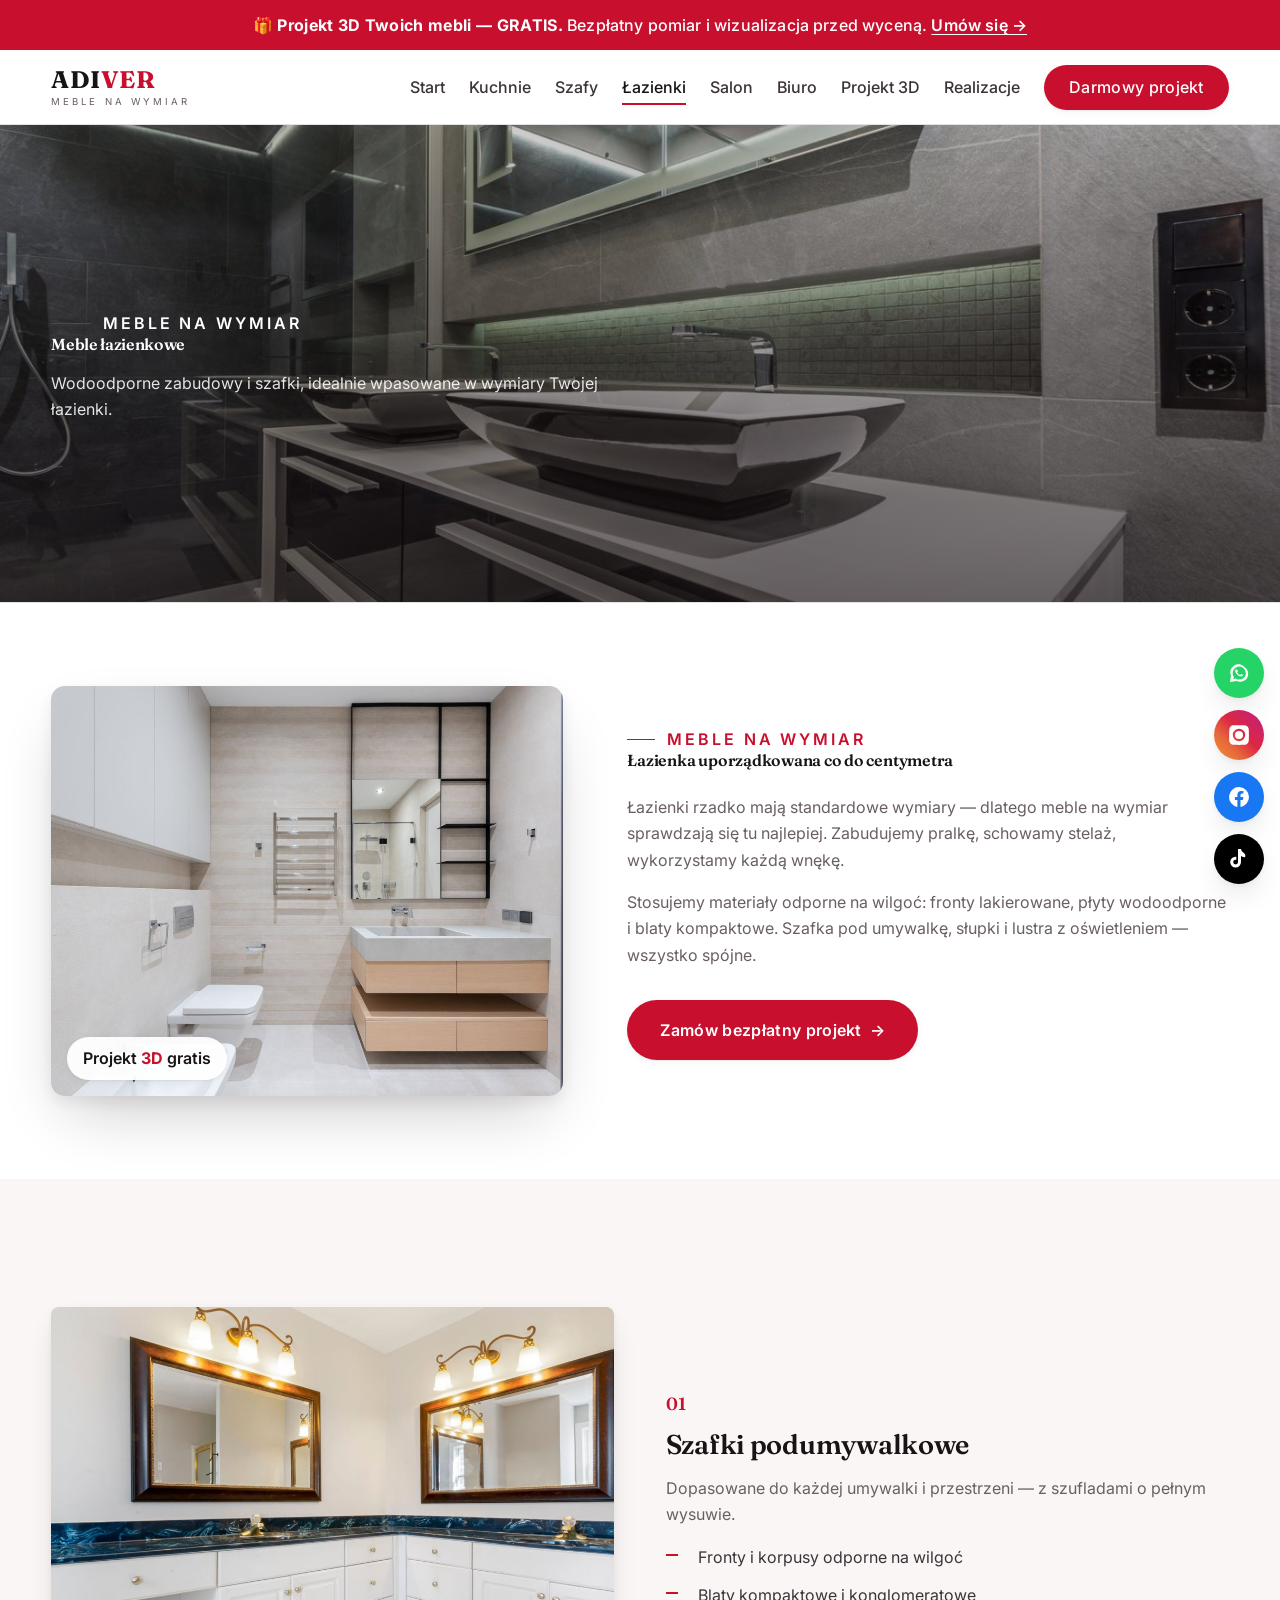
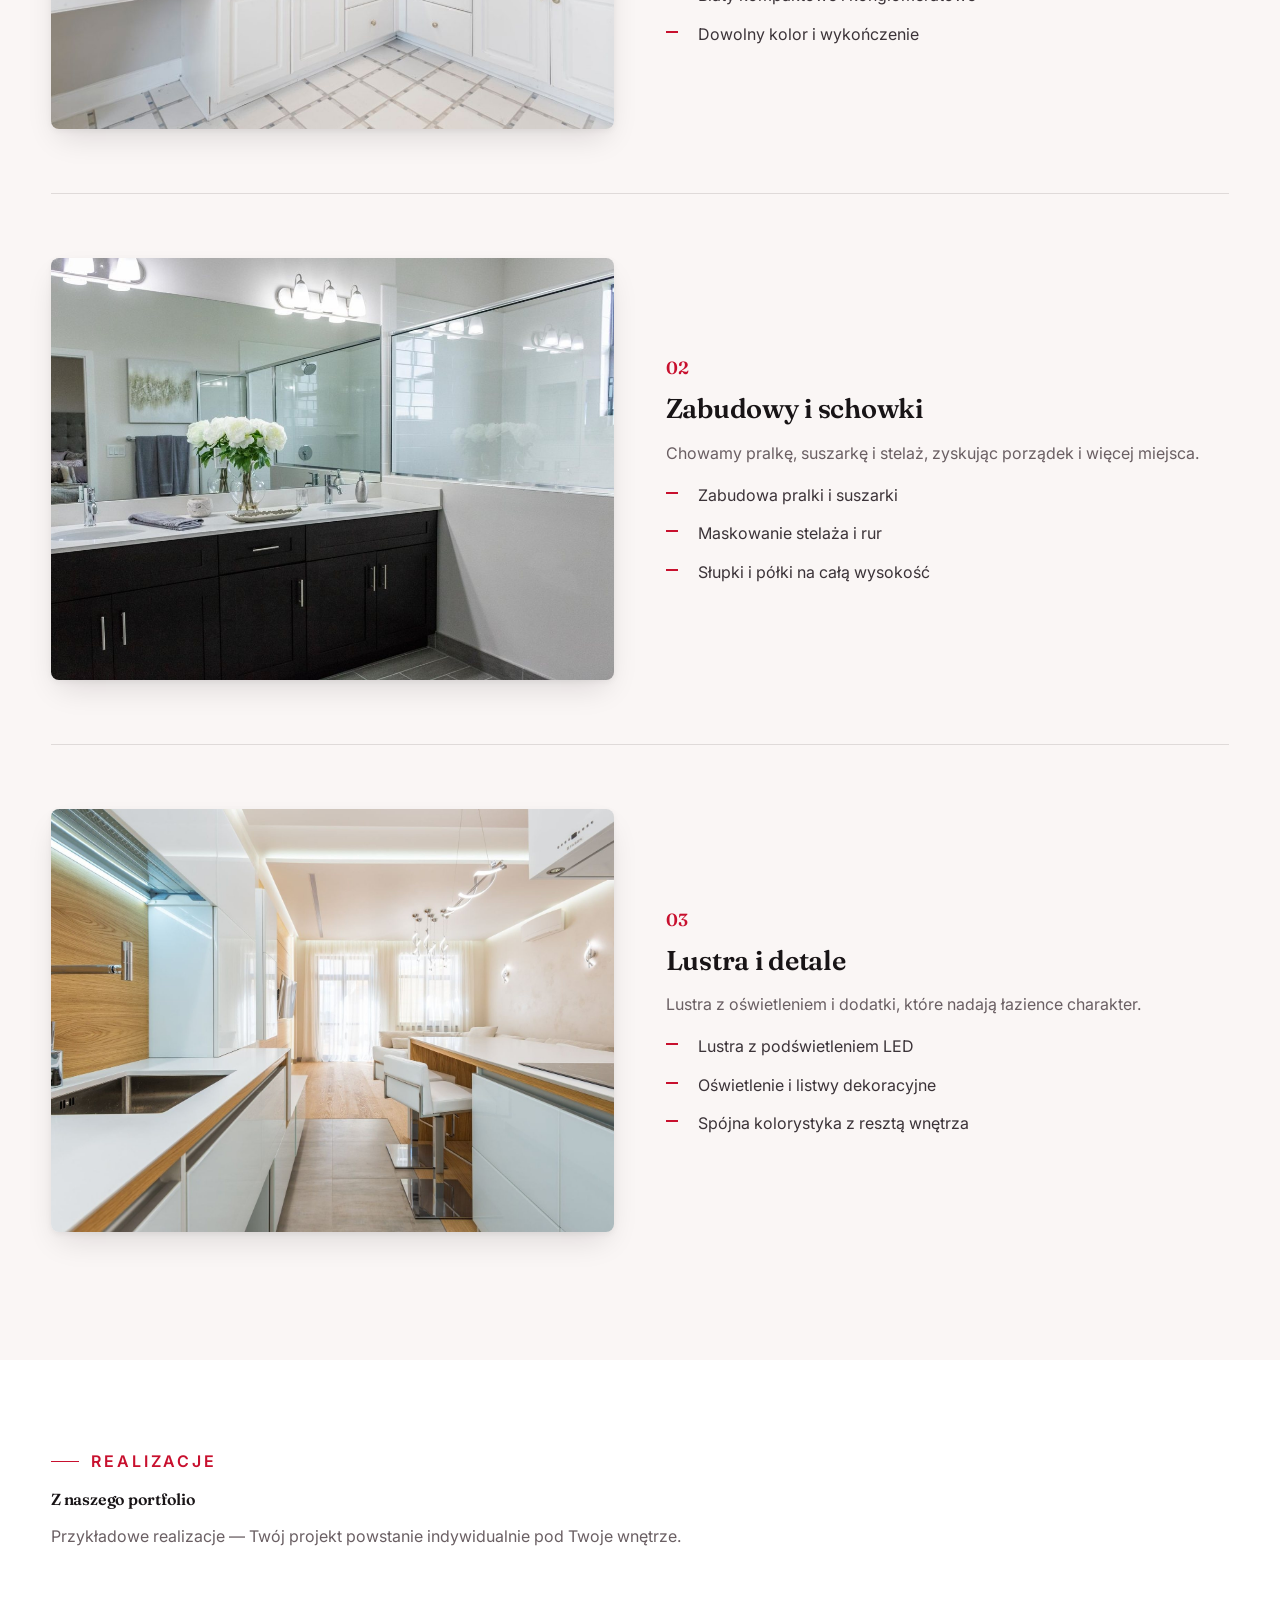
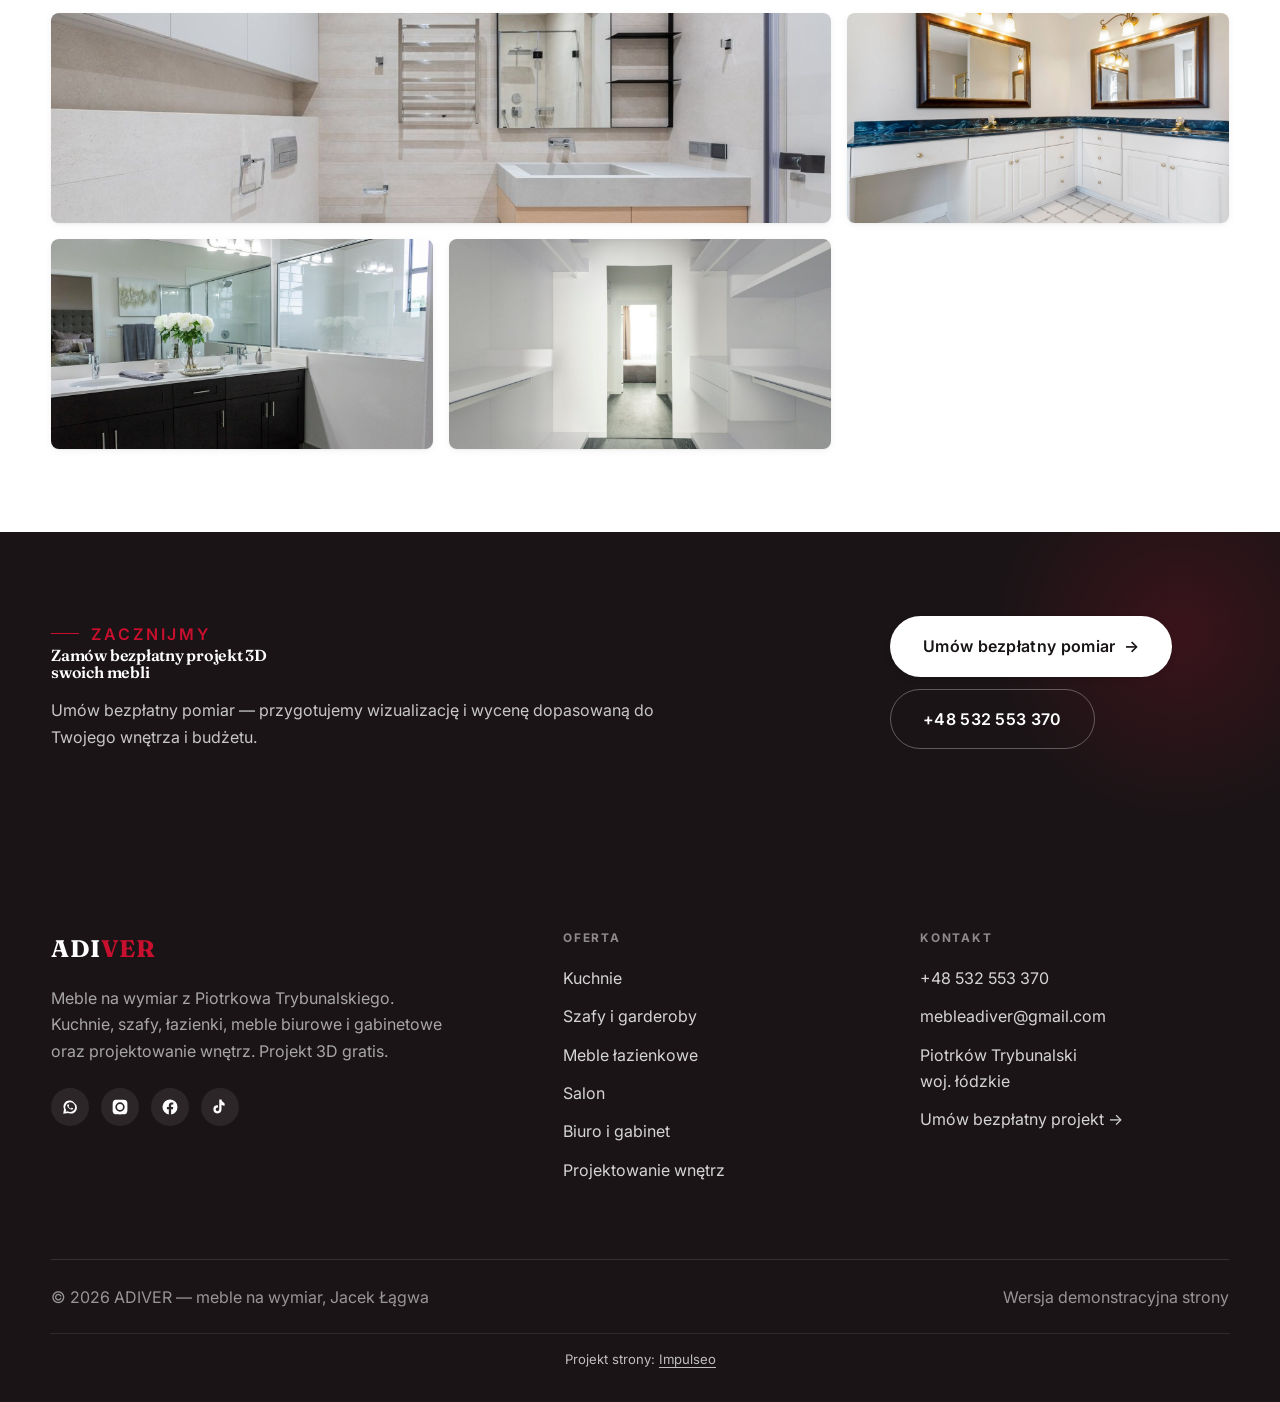
<file: lazienki.html>
<!DOCTYPE html>
<html lang="pl">
<head>
<meta charset="UTF-8">
<meta name="viewport" content="width=device-width, initial-scale=1.0">
<title>Meble łazienkowe na wymiar — ADIVER Piotrków Trybunalski</title>
<meta name="description" content="Wodoodporne meble łazienkowe na wymiar: szafki podumywalkowe, zabudowy, lustra. Projekt 3D gratis. ADIVER.">
<link rel="preconnect" href="https://fonts.googleapis.com">
<link rel="preconnect" href="https://fonts.gstatic.com" crossorigin>
<link href="https://fonts.googleapis.com/css2?family=Fraunces:opsz,wght@9..144,400;9..144,500;9..144,600;9..144,700&family=Inter:wght@400;500;600;700&display=swap" rel="stylesheet">
<link rel="stylesheet" href="assets/styles.css?v=1">
</head>
<body>

<div class="promo">🎁 <strong>Projekt 3D Twoich mebli — GRATIS.</strong> Bezpłatny pomiar i wizualizacja przed wyceną. <a href="kontakt.html">Umów się →</a></div>

<header class="nav">
  <div class="wrap nav-inner">
    <a class="brand" href="index.html">
      <span class="name">ADI<b>VER</b></span>
      <span class="sub">Meble na wymiar</span>
    </a>
    <nav class="nav-links">
      <a href="index.html">Start</a>
      <a href="kuchnie.html">Kuchnie</a>
      <a href="szafy.html">Szafy</a>
      <a href="lazienki.html" class="active">Łazienki</a>
      <a href="salon.html">Salon</a>
      <a href="biuro.html">Biuro</a>
      <a href="projektowanie.html">Projekt 3D</a>
      <a href="realizacje.html">Realizacje</a>
      <a href="kontakt.html" class="btn btn-accent">Darmowy projekt</a>
    </nav>
    <button class="nav-toggle" aria-label="Menu"><span></span><span></span><span></span></button>
  </div>
</header>

<section class="pagehead">
  <img src="img/lazienki.jpg" alt="Meble łazienkowe">
  <div class="wrap">
    <span class="eyebrow">Meble na wymiar</span>
    <h1>Meble łazienkowe</h1>
    <p>Wodoodporne zabudowy i szafki, idealnie wpasowane w wymiary Twojej łazienki.</p>
  </div>
</section>

<section>
  <div class="wrap split">
    <div class="split-art reveal"><img src="img/lazienki-1.jpg" alt="Meble łazienkowe"><div class="tag">Projekt <b>3D</b> gratis</div></div>
    <div class="split-copy reveal">
      <span class="eyebrow">Meble na wymiar</span>
      <h2>Łazienka uporządkowana co do centymetra</h2>
      <p class="muted">Łazienki rzadko mają standardowe wymiary — dlatego meble na wymiar sprawdzają się tu najlepiej. Zabudujemy pralkę, schowamy stelaż, wykorzystamy każdą wnękę.</p><p class="muted">Stosujemy materiały odporne na wilgoć: fronty lakierowane, płyty wodoodporne i blaty kompaktowe. Szafka pod umywalkę, słupki i lustra z oświetleniem — wszystko spójne.</p>
      <a href="kontakt.html" class="btn btn-accent">Zamów bezpłatny projekt <span class="arr">→</span></a>
    </div>
  </div>
</section>

<section class="trust" style="padding-block:clamp(40px,5vw,72px)">
  <div class="wrap">
      <div class="svc-row">
        <div class="svc-row-art reveal"><img src="img/lazienki-2.jpg" alt="Szafki podumywalkowe"></div>
        <div class="reveal">
          <span class="num">01</span>
          <h3>Szafki podumywalkowe</h3>
          <p class="muted">Dopasowane do każdej umywalki i przestrzeni — z szufladami o pełnym wysuwie.</p>
          <ul><li>Fronty i korpusy odporne na wilgoć</li><li>Blaty kompaktowe i konglomeratowe</li><li>Dowolny kolor i wykończenie</li></ul>
        </div>
      </div>
      <div class="svc-row rev">
        <div class="svc-row-art reveal"><img src="img/lazienki-3.jpg" alt="Zabudowy i schowki"></div>
        <div class="reveal">
          <span class="num">02</span>
          <h3>Zabudowy i schowki</h3>
          <p class="muted">Chowamy pralkę, suszarkę i stelaż, zyskując porządek i więcej miejsca.</p>
          <ul><li>Zabudowa pralki i suszarki</li><li>Maskowanie stelaża i rur</li><li>Słupki i półki na całą wysokość</li></ul>
        </div>
      </div>
      <div class="svc-row">
        <div class="svc-row-art reveal"><img src="img/hero.jpg" alt="Lustra i detale"></div>
        <div class="reveal">
          <span class="num">03</span>
          <h3>Lustra i detale</h3>
          <p class="muted">Lustra z oświetleniem i dodatki, które nadają łazience charakter.</p>
          <ul><li>Lustra z podświetleniem LED</li><li>Oświetlenie i listwy dekoracyjne</li><li>Spójna kolorystyka z resztą wnętrza</li></ul>
        </div>
      </div>
  </div>
</section>

<section>
  <div class="wrap">
    <div class="head reveal">
      <span class="eyebrow">Realizacje</span>
      <h2>Z naszego portfolio</h2>
      <p>Przykładowe realizacje — Twój projekt powstanie indywidualnie pod Twoje wnętrze.</p>
    </div>
    <div class="gallery">
      <div class="tile t-two3 reveal"><img src="img/lazienki-1.jpg" alt="Meble łazienkowe"><div class="cap">Meble łazienkowe<small>Szafka podumywalkowa</small></div></div>
      <div class="tile t-third reveal"><img src="img/lazienki-2.jpg" alt="Łazienka na wymiar"><div class="cap">Łazienka na wymiar<small>Zabudowa</small></div></div>
      <div class="tile t-third reveal"><img src="img/lazienki-3.jpg" alt="Nowoczesna łazienka"><div class="cap">Nowoczesna łazienka<small>Fronty wodoodporne</small></div></div>
      <div class="tile t-third reveal"><img src="img/szafy-3.jpg" alt="Słupki łazienkowe"><div class="cap">Słupki łazienkowe<small>Maksimum schowków</small></div></div>
    </div>
  </div>
</section>

<section class="cta">
  <div class="wrap">
    <div class="reveal">
      <span class="eyebrow">Zacznijmy</span>
      <h2>Zamów bezpłatny projekt 3D swoich mebli</h2>
      <p>Umów bezpłatny pomiar — przygotujemy wizualizację i wycenę dopasowaną do Twojego wnętrza i budżetu.</p>
    </div>
    <div class="cta-actions reveal">
      <a href="kontakt.html" class="btn btn-light">Umów bezpłatny pomiar <span class="arr">→</span></a>
      <a href="tel:+48532553370" class="btn btn-ghost" style="color:#fff;border-color:rgba(255,255,255,.3)">+48 532 553 370</a>
    </div>
  </div>
</section>

<footer>
  <div class="wrap">
    <div class="foot-grid">
      <div class="foot-brand">
        <div class="name">ADI<b>VER</b></div>
        <p>Meble na wymiar z Piotrkowa Trybunalskiego. Kuchnie, szafy, łazienki, meble biurowe i gabinetowe oraz projektowanie wnętrz. Projekt 3D gratis.</p>
        <div class="foot-social">
          <a href="https://wa.me/48532553370" target="_blank" rel="noopener" aria-label="WhatsApp"><svg viewBox="0 0 24 24" fill="currentColor"><path d="M17.6 6.3A8 8 0 004 14.5L3 21l6.7-1a8 8 0 0011.5-7.2 8 8 0 00-3.6-6.5zm-5.5 12.3c-1.1 0-2.2-.3-3.2-.9l-.2-.1-2.4.6.6-2.3-.2-.2a6.6 6.6 0 1112.2-3.5 6.6 6.6 0 01-6.6 6.4zm3.6-4.9c-.2-.1-1.2-.6-1.4-.6-.2-.1-.3-.1-.4.1l-.6.7c-.1.1-.2.2-.4.1a5.4 5.4 0 01-1.6-1 6 6 0 01-1.1-1.4c-.1-.2 0-.3.1-.4l.3-.4.2-.3v-.4l-.6-1.4c-.2-.4-.3-.3-.4-.3h-.4c-.1 0-.4 0-.5.2a2 2 0 00-.7 1.5c0 .9.7 1.8.8 1.9.1.2 1.4 2.1 3.3 2.9.5.2.8.3 1.1.4.5.1.9.1 1.2.1.4-.1 1.2-.5 1.3-.9.2-.5.2-.9.1-1l-.3-.2z"/></svg></a>
          <a href="https://www.instagram.com/meble_adiver/" target="_blank" rel="noopener" aria-label="Instagram"><svg viewBox="0 0 24 24" fill="currentColor"><path d="M12 2.2c3.2 0 3.6 0 4.9.1 1.2.1 1.8.3 2.2.4.5.2 1 .5 1.4.9.4.4.7.8.9 1.4.2.4.4 1 .4 2.2.1 1.3.1 1.6.1 4.8s0 3.6-.1 4.9c-.1 1.2-.3 1.8-.4 2.2-.2.5-.5 1-.9 1.4-.4.4-.8.7-1.4.9-.4.2-1 .4-2.2.4-1.3.1-1.6.1-4.9.1s-3.6 0-4.9-.1c-1.2-.1-1.8-.3-2.2-.4a3.8 3.8 0 01-1.4-.9 3.8 3.8 0 01-.9-1.4c-.2-.4-.4-1-.4-2.2C2.2 15.6 2.2 15.2 2.2 12s0-3.6.1-4.9c.1-1.2.3-1.8.4-2.2.2-.5.5-1 .9-1.4.4-.4.8-.7 1.4-.9.4-.2 1-.4 2.2-.4C8.4 2.2 8.8 2.2 12 2.2zm0 3.6a6.2 6.2 0 100 12.4 6.2 6.2 0 000-12.4zm0 10.2a4 4 0 110-8 4 4 0 010 8zm6.4-10.4a1.4 1.4 0 11-2.9 0 1.4 1.4 0 012.9 0z"/></svg></a>
          <a href="https://www.facebook.com/p/AdiVer-100063644674765/" target="_blank" rel="noopener" aria-label="Facebook"><svg viewBox="0 0 24 24" fill="currentColor"><path d="M22 12a10 10 0 10-11.6 9.9v-7H7.9V12h2.5V9.8c0-2.5 1.5-3.9 3.8-3.9 1.1 0 2.2.2 2.2.2v2.5h-1.3c-1.2 0-1.6.8-1.6 1.6V12h2.8l-.4 2.9h-2.4v7A10 10 0 0022 12z"/></svg></a>
          <a href="https://www.tiktok.com/@meble_adiver" target="_blank" rel="noopener" aria-label="TikTok"><svg viewBox="0 0 24 24" fill="currentColor"><path d="M16.6 5.8a4.3 4.3 0 01-2.6-3.8h-3v13.1a2.4 2.4 0 11-2.4-2.4c.2 0 .5 0 .7.1v-3a5.4 5.4 0 00-.7-.1 5.4 5.4 0 105.4 5.4V9a7.2 7.2 0 004.2 1.3v-3a4.3 4.3 0 01-1.6-1.5z"/></svg></a>
        </div>
      </div>
      <div class="foot-col">
        <h4>Oferta</h4>
        <a href="kuchnie.html">Kuchnie</a>
        <a href="szafy.html">Szafy i garderoby</a>
        <a href="lazienki.html">Meble łazienkowe</a>
        <a href="salon.html">Salon</a>
        <a href="biuro.html">Biuro i gabinet</a>
        <a href="projektowanie.html">Projektowanie wnętrz</a>
      </div>
      <div class="foot-col">
        <h4>Kontakt</h4>
        <a href="tel:+48532553370">+48 532 553 370</a>
        <a href="mailto:mebleadiver@gmail.com">mebleadiver@gmail.com</a>
        <p>Piotrków Trybunalski<br>woj. łódzkie</p>
        <a href="kontakt.html">Umów bezpłatny projekt →</a>
      </div>
    </div>
    <div class="foot-bot">
      <span>© 2026 ADIVER — meble na wymiar, Jacek Łągwa</span>
      <span>Wersja demonstracyjna strony</span>
    </div>
  </div>

  <p class="impulseo-credit" style="margin:1.4rem auto 0;padding:1rem 1.2rem 0;max-width:1180px;text-align:center;font-size:.82rem;line-height:1.5;opacity:.72;grid-column:1/-1;flex-basis:100%;width:100%;border-top:1px solid rgba(128,128,128,.28)">Projekt strony: <a href="https://impulseo.pl" target="_blank" rel="noopener" style="color:inherit;text-decoration:none;border-bottom:1px solid currentColor">Impulseo</a></p>
</footer>

<div class="social-float">
  <a class="sf-wa" href="https://wa.me/48532553370" target="_blank" rel="noopener" aria-label="WhatsApp"><span class="tip">Napisz na WhatsApp</span><svg viewBox="0 0 24 24" fill="currentColor"><path d="M17.6 6.3A8 8 0 004 14.5L3 21l6.7-1a8 8 0 0011.5-7.2 8 8 0 00-3.6-6.5zm-5.5 12.3c-1.1 0-2.2-.3-3.2-.9l-.2-.1-2.4.6.6-2.3-.2-.2a6.6 6.6 0 1112.2-3.5 6.6 6.6 0 01-6.6 6.4zm3.6-4.9c-.2-.1-1.2-.6-1.4-.6-.2-.1-.3-.1-.4.1l-.6.7c-.1.1-.2.2-.4.1a5.4 5.4 0 01-1.6-1 6 6 0 01-1.1-1.4c-.1-.2 0-.3.1-.4l.3-.4.2-.3v-.4l-.6-1.4c-.2-.4-.3-.3-.4-.3h-.4c-.1 0-.4 0-.5.2a2 2 0 00-.7 1.5c0 .9.7 1.8.8 1.9.1.2 1.4 2.1 3.3 2.9.5.2.8.3 1.1.4.5.1.9.1 1.2.1.4-.1 1.2-.5 1.3-.9.2-.5.2-.9.1-1l-.3-.2z"/></svg></a>
  <a class="sf-ig" href="https://www.instagram.com/meble_adiver/" target="_blank" rel="noopener" aria-label="Instagram"><span class="tip">Instagram</span><svg viewBox="0 0 24 24" fill="currentColor"><path d="M12 2.2c3.2 0 3.6 0 4.9.1 1.2.1 1.8.3 2.2.4.5.2 1 .5 1.4.9.4.4.7.8.9 1.4.2.4.4 1 .4 2.2.1 1.3.1 1.6.1 4.8s0 3.6-.1 4.9c-.1 1.2-.3 1.8-.4 2.2-.2.5-.5 1-.9 1.4-.4.4-.8.7-1.4.9-.4.2-1 .4-2.2.4-1.3.1-1.6.1-4.9.1s-3.6 0-4.9-.1c-1.2-.1-1.8-.3-2.2-.4a3.8 3.8 0 01-1.4-.9 3.8 3.8 0 01-.9-1.4c-.2-.4-.4-1-.4-2.2C2.2 15.6 2.2 15.2 2.2 12s0-3.6.1-4.9c.1-1.2.3-1.8.4-2.2.2-.5.5-1 .9-1.4.4-.4.8-.7 1.4-.9.4-.2 1-.4 2.2-.4C8.4 2.2 8.8 2.2 12 2.2zm0 3.6a6.2 6.2 0 100 12.4 6.2 6.2 0 000-12.4zm0 10.2a4 4 0 110-8 4 4 0 010 8zm6.4-10.4a1.4 1.4 0 11-2.9 0 1.4 1.4 0 012.9 0z"/></svg></a>
  <a class="sf-fb" href="https://www.facebook.com/p/AdiVer-100063644674765/" target="_blank" rel="noopener" aria-label="Facebook"><span class="tip">Facebook</span><svg viewBox="0 0 24 24" fill="currentColor"><path d="M22 12a10 10 0 10-11.6 9.9v-7H7.9V12h2.5V9.8c0-2.5 1.5-3.9 3.8-3.9 1.1 0 2.2.2 2.2.2v2.5h-1.3c-1.2 0-1.6.8-1.6 1.6V12h2.8l-.4 2.9h-2.4v7A10 10 0 0022 12z"/></svg></a>
  <a class="sf-tt" href="https://www.tiktok.com/@meble_adiver" target="_blank" rel="noopener" aria-label="TikTok"><span class="tip">TikTok</span><svg viewBox="0 0 24 24" fill="currentColor"><path d="M16.6 5.8a4.3 4.3 0 01-2.6-3.8h-3v13.1a2.4 2.4 0 11-2.4-2.4c.2 0 .5 0 .7.1v-3a5.4 5.4 0 00-.7-.1 5.4 5.4 0 105.4 5.4V9a7.2 7.2 0 004.2 1.3v-3a4.3 4.3 0 01-1.6-1.5z"/></svg></a>
</div>

<script src="assets/main.js?v=1"></script>
</body>
</html>
</file>
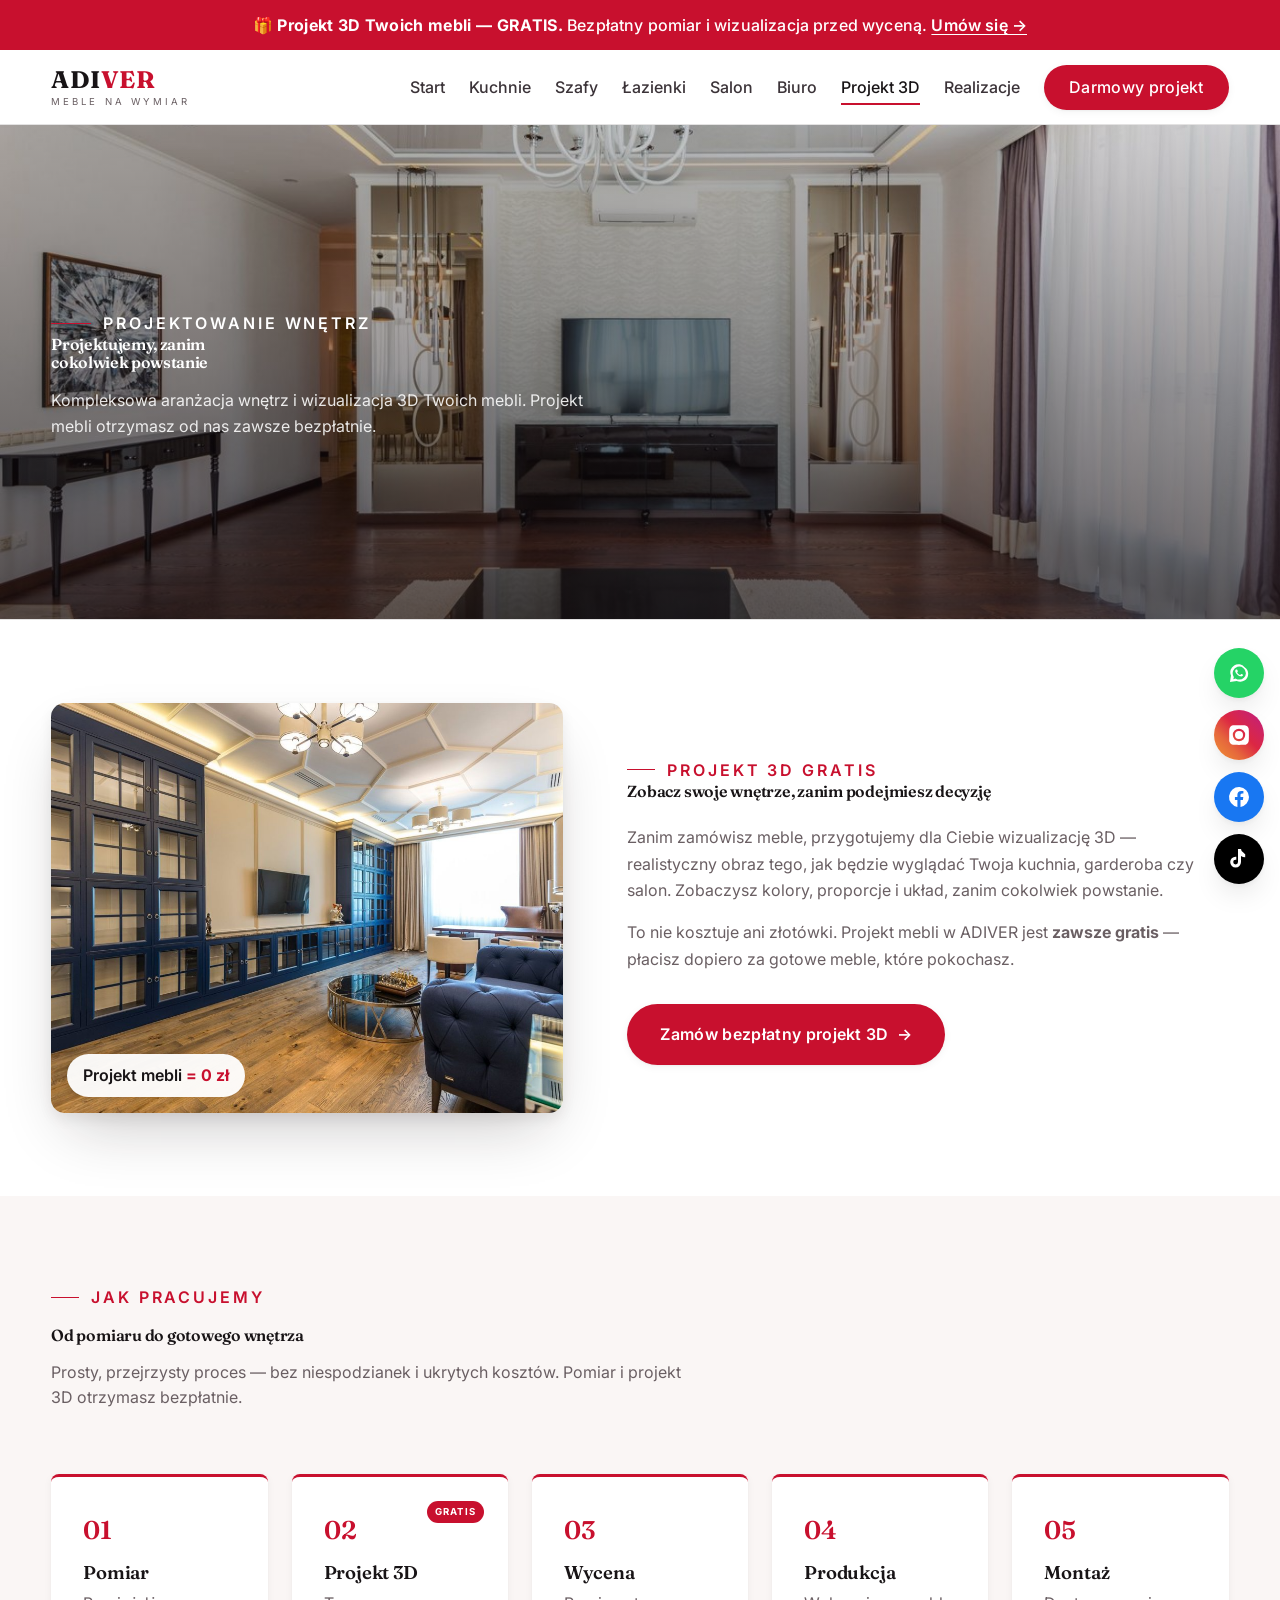
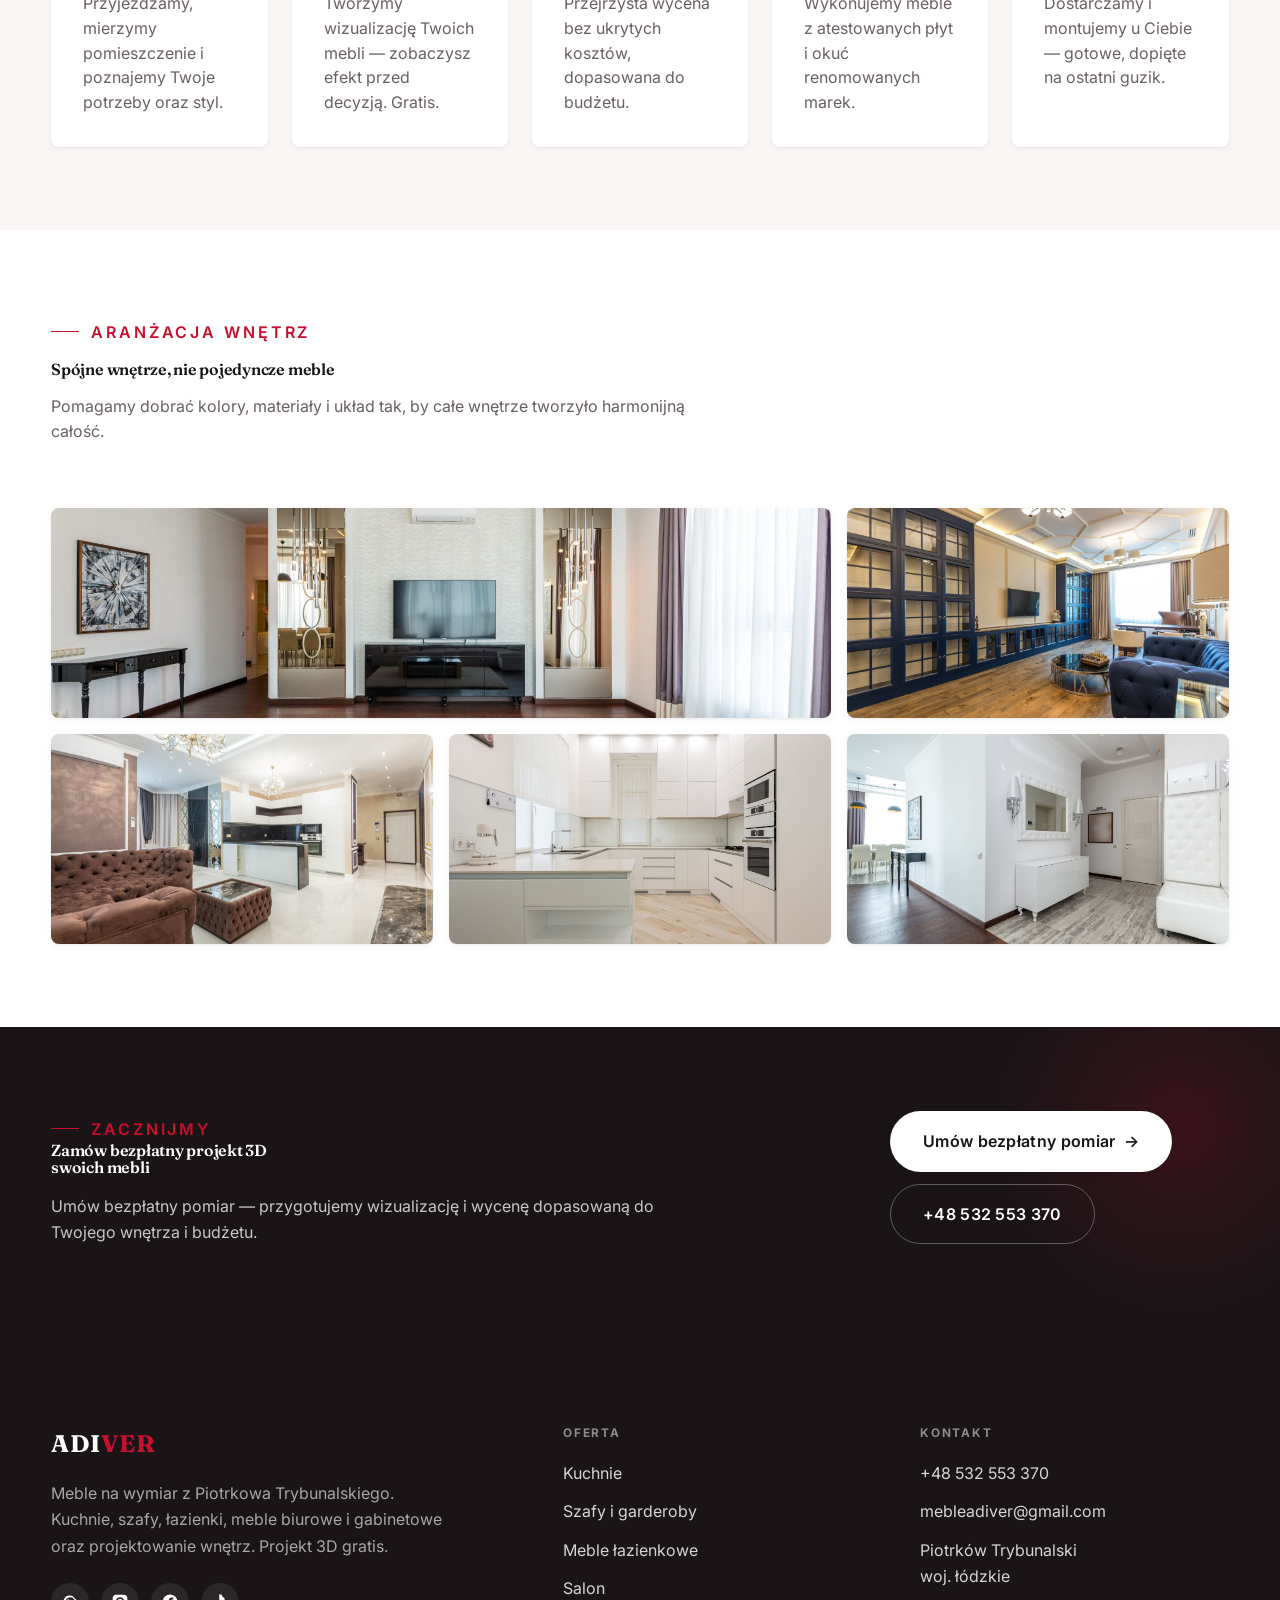
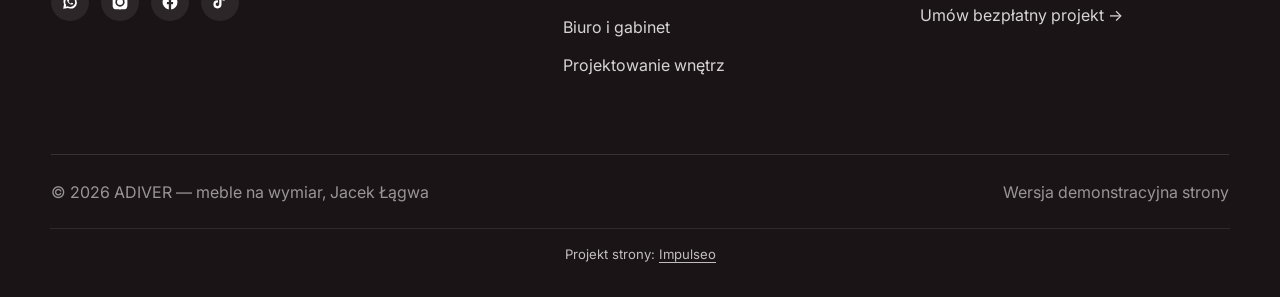
<file: projektowanie.html>
<!DOCTYPE html>
<html lang="pl">
<head>
<meta charset="UTF-8">
<meta name="viewport" content="width=device-width, initial-scale=1.0">
<title>Projektowanie wnętrz i projekt 3D gratis — ADIVER</title>
<meta name="description" content="Projektowanie i aranżacja wnętrz oraz wizualizacja 3D mebli. Projekt Twoich mebli zawsze gratis. ADIVER, Piotrków Trybunalski.">
<link rel="preconnect" href="https://fonts.googleapis.com">
<link rel="preconnect" href="https://fonts.gstatic.com" crossorigin>
<link href="https://fonts.googleapis.com/css2?family=Fraunces:opsz,wght@9..144,400;9..144,500;9..144,600;9..144,700&family=Inter:wght@400;500;600;700&display=swap" rel="stylesheet">
<link rel="stylesheet" href="assets/styles.css?v=1">
</head>
<body>

<div class="promo">🎁 <strong>Projekt 3D Twoich mebli — GRATIS.</strong> Bezpłatny pomiar i wizualizacja przed wyceną. <a href="kontakt.html">Umów się →</a></div>

<header class="nav">
  <div class="wrap nav-inner">
    <a class="brand" href="index.html">
      <span class="name">ADI<b>VER</b></span>
      <span class="sub">Meble na wymiar</span>
    </a>
    <nav class="nav-links">
      <a href="index.html">Start</a>
      <a href="kuchnie.html">Kuchnie</a>
      <a href="szafy.html">Szafy</a>
      <a href="lazienki.html">Łazienki</a>
      <a href="salon.html">Salon</a>
      <a href="biuro.html">Biuro</a>
      <a href="projektowanie.html" class="active">Projekt 3D</a>
      <a href="realizacje.html">Realizacje</a>
      <a href="kontakt.html" class="btn btn-accent">Darmowy projekt</a>
    </nav>
    <button class="nav-toggle" aria-label="Menu"><span></span><span></span><span></span></button>
  </div>
</header>

<section class="pagehead">
  <img src="img/projekt.jpg" alt="Projektujemy, zanim cokolwiek powstanie">
  <div class="wrap">
    <span class="eyebrow">Projektowanie wnętrz</span>
    <h1>Projektujemy, zanim cokolwiek powstanie</h1>
    <p>Kompleksowa aranżacja wnętrz i wizualizacja 3D Twoich mebli. Projekt mebli otrzymasz od nas zawsze bezpłatnie.</p>
  </div>
</section>

<section>
  <div class="wrap split">
    <div class="split-art reveal"><img src="img/projekt-1.jpg" alt="Wizualizacja 3D wnętrza"><div class="tag">Projekt mebli <b>= 0 zł</b></div></div>
    <div class="split-copy reveal">
      <span class="eyebrow">Projekt 3D gratis</span>
      <h2>Zobacz swoje wnętrze, zanim podejmiesz decyzję</h2>
      <p class="muted">Zanim zamówisz meble, przygotujemy dla Ciebie wizualizację 3D — realistyczny obraz tego, jak będzie wyglądać Twoja kuchnia, garderoba czy salon. Zobaczysz kolory, proporcje i układ, zanim cokolwiek powstanie.</p>
      <p class="muted">To nie kosztuje ani złotówki. Projekt mebli w ADIVER jest <strong>zawsze gratis</strong> — płacisz dopiero za gotowe meble, które pokochasz.</p>
      <a href="kontakt.html" class="btn btn-accent">Zamów bezpłatny projekt 3D <span class="arr">→</span></a>
    </div>
  </div>
</section>

<section class="process">
  <div class="wrap">
    <div class="head reveal">
      <span class="eyebrow">Jak pracujemy</span>
      <h2>Od pomiaru do gotowego wnętrza</h2>
      <p>Prosty, przejrzysty proces — bez niespodzianek i ukrytych kosztów. Pomiar i projekt 3D otrzymasz bezpłatnie.</p>
    </div>
    <div class="steps">
      <div class="step reveal"><h3>Pomiar</h3><p>Przyjeżdżamy, mierzymy pomieszczenie i poznajemy Twoje potrzeby oraz styl.</p></div>
      <div class="step free reveal"><h3>Projekt 3D</h3><p>Tworzymy wizualizację Twoich mebli — zobaczysz efekt przed decyzją. Gratis.</p></div>
      <div class="step reveal"><h3>Wycena</h3><p>Przejrzysta wycena bez ukrytych kosztów, dopasowana do budżetu.</p></div>
      <div class="step reveal"><h3>Produkcja</h3><p>Wykonujemy meble z atestowanych płyt i okuć renomowanych marek.</p></div>
      <div class="step reveal"><h3>Montaż</h3><p>Dostarczamy i montujemy u Ciebie — gotowe, dopięte na ostatni guzik.</p></div>
    </div>
  </div>
</section>

<section>
  <div class="wrap">
    <div class="head reveal">
      <span class="eyebrow">Aranżacja wnętrz</span>
      <h2>Spójne wnętrze, nie pojedyncze meble</h2>
      <p>Pomagamy dobrać kolory, materiały i układ tak, by całe wnętrze tworzyło harmonijną całość.</p>
    </div>
    <div class="gallery">
      <div class="tile t-two3 reveal"><img src="img/projekt.jpg" alt="Aranżacja wnętrza"><div class="cap">Aranżacja wnętrza<small>Projekt kompleksowy</small></div></div>
      <div class="tile t-third reveal"><img src="img/projekt-1.jpg" alt="Wizualizacja 3D"><div class="cap">Wizualizacja 3D<small>Salon</small></div></div>
      <div class="tile t-third reveal"><img src="img/projekt-2.jpg" alt="Projekt wnętrza"><div class="cap">Projekt wnętrza<small>Strefa dzienna</small></div></div>
      <div class="tile t-third reveal"><img src="img/kuchnia.jpg" alt="Kuchnia w aranżacji"><div class="cap">Kuchnia w aranżacji<small>Połączenie z salonem</small></div></div>
      <div class="tile t-third reveal"><img src="img/about.jpg" alt="Wnętrze premium"><div class="cap">Wnętrze premium<small>Kompleksowa realizacja</small></div></div>
    </div>
  </div>
</section>

<section class="cta">
  <div class="wrap">
    <div class="reveal">
      <span class="eyebrow">Zacznijmy</span>
      <h2>Zamów bezpłatny projekt 3D swoich mebli</h2>
      <p>Umów bezpłatny pomiar — przygotujemy wizualizację i wycenę dopasowaną do Twojego wnętrza i budżetu.</p>
    </div>
    <div class="cta-actions reveal">
      <a href="kontakt.html" class="btn btn-light">Umów bezpłatny pomiar <span class="arr">→</span></a>
      <a href="tel:+48532553370" class="btn btn-ghost" style="color:#fff;border-color:rgba(255,255,255,.3)">+48 532 553 370</a>
    </div>
  </div>
</section>

<footer>
  <div class="wrap">
    <div class="foot-grid">
      <div class="foot-brand">
        <div class="name">ADI<b>VER</b></div>
        <p>Meble na wymiar z Piotrkowa Trybunalskiego. Kuchnie, szafy, łazienki, meble biurowe i gabinetowe oraz projektowanie wnętrz. Projekt 3D gratis.</p>
        <div class="foot-social">
          <a href="https://wa.me/48532553370" target="_blank" rel="noopener" aria-label="WhatsApp"><svg viewBox="0 0 24 24" fill="currentColor"><path d="M17.6 6.3A8 8 0 004 14.5L3 21l6.7-1a8 8 0 0011.5-7.2 8 8 0 00-3.6-6.5zm-5.5 12.3c-1.1 0-2.2-.3-3.2-.9l-.2-.1-2.4.6.6-2.3-.2-.2a6.6 6.6 0 1112.2-3.5 6.6 6.6 0 01-6.6 6.4zm3.6-4.9c-.2-.1-1.2-.6-1.4-.6-.2-.1-.3-.1-.4.1l-.6.7c-.1.1-.2.2-.4.1a5.4 5.4 0 01-1.6-1 6 6 0 01-1.1-1.4c-.1-.2 0-.3.1-.4l.3-.4.2-.3v-.4l-.6-1.4c-.2-.4-.3-.3-.4-.3h-.4c-.1 0-.4 0-.5.2a2 2 0 00-.7 1.5c0 .9.7 1.8.8 1.9.1.2 1.4 2.1 3.3 2.9.5.2.8.3 1.1.4.5.1.9.1 1.2.1.4-.1 1.2-.5 1.3-.9.2-.5.2-.9.1-1l-.3-.2z"/></svg></a>
          <a href="https://www.instagram.com/meble_adiver/" target="_blank" rel="noopener" aria-label="Instagram"><svg viewBox="0 0 24 24" fill="currentColor"><path d="M12 2.2c3.2 0 3.6 0 4.9.1 1.2.1 1.8.3 2.2.4.5.2 1 .5 1.4.9.4.4.7.8.9 1.4.2.4.4 1 .4 2.2.1 1.3.1 1.6.1 4.8s0 3.6-.1 4.9c-.1 1.2-.3 1.8-.4 2.2-.2.5-.5 1-.9 1.4-.4.4-.8.7-1.4.9-.4.2-1 .4-2.2.4-1.3.1-1.6.1-4.9.1s-3.6 0-4.9-.1c-1.2-.1-1.8-.3-2.2-.4a3.8 3.8 0 01-1.4-.9 3.8 3.8 0 01-.9-1.4c-.2-.4-.4-1-.4-2.2C2.2 15.6 2.2 15.2 2.2 12s0-3.6.1-4.9c.1-1.2.3-1.8.4-2.2.2-.5.5-1 .9-1.4.4-.4.8-.7 1.4-.9.4-.2 1-.4 2.2-.4C8.4 2.2 8.8 2.2 12 2.2zm0 3.6a6.2 6.2 0 100 12.4 6.2 6.2 0 000-12.4zm0 10.2a4 4 0 110-8 4 4 0 010 8zm6.4-10.4a1.4 1.4 0 11-2.9 0 1.4 1.4 0 012.9 0z"/></svg></a>
          <a href="https://www.facebook.com/p/AdiVer-100063644674765/" target="_blank" rel="noopener" aria-label="Facebook"><svg viewBox="0 0 24 24" fill="currentColor"><path d="M22 12a10 10 0 10-11.6 9.9v-7H7.9V12h2.5V9.8c0-2.5 1.5-3.9 3.8-3.9 1.1 0 2.2.2 2.2.2v2.5h-1.3c-1.2 0-1.6.8-1.6 1.6V12h2.8l-.4 2.9h-2.4v7A10 10 0 0022 12z"/></svg></a>
          <a href="https://www.tiktok.com/@meble_adiver" target="_blank" rel="noopener" aria-label="TikTok"><svg viewBox="0 0 24 24" fill="currentColor"><path d="M16.6 5.8a4.3 4.3 0 01-2.6-3.8h-3v13.1a2.4 2.4 0 11-2.4-2.4c.2 0 .5 0 .7.1v-3a5.4 5.4 0 00-.7-.1 5.4 5.4 0 105.4 5.4V9a7.2 7.2 0 004.2 1.3v-3a4.3 4.3 0 01-1.6-1.5z"/></svg></a>
        </div>
      </div>
      <div class="foot-col">
        <h4>Oferta</h4>
        <a href="kuchnie.html">Kuchnie</a>
        <a href="szafy.html">Szafy i garderoby</a>
        <a href="lazienki.html">Meble łazienkowe</a>
        <a href="salon.html">Salon</a>
        <a href="biuro.html">Biuro i gabinet</a>
        <a href="projektowanie.html">Projektowanie wnętrz</a>
      </div>
      <div class="foot-col">
        <h4>Kontakt</h4>
        <a href="tel:+48532553370">+48 532 553 370</a>
        <a href="mailto:mebleadiver@gmail.com">mebleadiver@gmail.com</a>
        <p>Piotrków Trybunalski<br>woj. łódzkie</p>
        <a href="kontakt.html">Umów bezpłatny projekt →</a>
      </div>
    </div>
    <div class="foot-bot">
      <span>© 2026 ADIVER — meble na wymiar, Jacek Łągwa</span>
      <span>Wersja demonstracyjna strony</span>
    </div>
  </div>

  <p class="impulseo-credit" style="margin:1.4rem auto 0;padding:1rem 1.2rem 0;max-width:1180px;text-align:center;font-size:.82rem;line-height:1.5;opacity:.72;grid-column:1/-1;flex-basis:100%;width:100%;border-top:1px solid rgba(128,128,128,.28)">Projekt strony: <a href="https://impulseo.pl" target="_blank" rel="noopener" style="color:inherit;text-decoration:none;border-bottom:1px solid currentColor">Impulseo</a></p>
</footer>

<div class="social-float">
  <a class="sf-wa" href="https://wa.me/48532553370" target="_blank" rel="noopener" aria-label="WhatsApp"><span class="tip">Napisz na WhatsApp</span><svg viewBox="0 0 24 24" fill="currentColor"><path d="M17.6 6.3A8 8 0 004 14.5L3 21l6.7-1a8 8 0 0011.5-7.2 8 8 0 00-3.6-6.5zm-5.5 12.3c-1.1 0-2.2-.3-3.2-.9l-.2-.1-2.4.6.6-2.3-.2-.2a6.6 6.6 0 1112.2-3.5 6.6 6.6 0 01-6.6 6.4zm3.6-4.9c-.2-.1-1.2-.6-1.4-.6-.2-.1-.3-.1-.4.1l-.6.7c-.1.1-.2.2-.4.1a5.4 5.4 0 01-1.6-1 6 6 0 01-1.1-1.4c-.1-.2 0-.3.1-.4l.3-.4.2-.3v-.4l-.6-1.4c-.2-.4-.3-.3-.4-.3h-.4c-.1 0-.4 0-.5.2a2 2 0 00-.7 1.5c0 .9.7 1.8.8 1.9.1.2 1.4 2.1 3.3 2.9.5.2.8.3 1.1.4.5.1.9.1 1.2.1.4-.1 1.2-.5 1.3-.9.2-.5.2-.9.1-1l-.3-.2z"/></svg></a>
  <a class="sf-ig" href="https://www.instagram.com/meble_adiver/" target="_blank" rel="noopener" aria-label="Instagram"><span class="tip">Instagram</span><svg viewBox="0 0 24 24" fill="currentColor"><path d="M12 2.2c3.2 0 3.6 0 4.9.1 1.2.1 1.8.3 2.2.4.5.2 1 .5 1.4.9.4.4.7.8.9 1.4.2.4.4 1 .4 2.2.1 1.3.1 1.6.1 4.8s0 3.6-.1 4.9c-.1 1.2-.3 1.8-.4 2.2-.2.5-.5 1-.9 1.4-.4.4-.8.7-1.4.9-.4.2-1 .4-2.2.4-1.3.1-1.6.1-4.9.1s-3.6 0-4.9-.1c-1.2-.1-1.8-.3-2.2-.4a3.8 3.8 0 01-1.4-.9 3.8 3.8 0 01-.9-1.4c-.2-.4-.4-1-.4-2.2C2.2 15.6 2.2 15.2 2.2 12s0-3.6.1-4.9c.1-1.2.3-1.8.4-2.2.2-.5.5-1 .9-1.4.4-.4.8-.7 1.4-.9.4-.2 1-.4 2.2-.4C8.4 2.2 8.8 2.2 12 2.2zm0 3.6a6.2 6.2 0 100 12.4 6.2 6.2 0 000-12.4zm0 10.2a4 4 0 110-8 4 4 0 010 8zm6.4-10.4a1.4 1.4 0 11-2.9 0 1.4 1.4 0 012.9 0z"/></svg></a>
  <a class="sf-fb" href="https://www.facebook.com/p/AdiVer-100063644674765/" target="_blank" rel="noopener" aria-label="Facebook"><span class="tip">Facebook</span><svg viewBox="0 0 24 24" fill="currentColor"><path d="M22 12a10 10 0 10-11.6 9.9v-7H7.9V12h2.5V9.8c0-2.5 1.5-3.9 3.8-3.9 1.1 0 2.2.2 2.2.2v2.5h-1.3c-1.2 0-1.6.8-1.6 1.6V12h2.8l-.4 2.9h-2.4v7A10 10 0 0022 12z"/></svg></a>
  <a class="sf-tt" href="https://www.tiktok.com/@meble_adiver" target="_blank" rel="noopener" aria-label="TikTok"><span class="tip">TikTok</span><svg viewBox="0 0 24 24" fill="currentColor"><path d="M16.6 5.8a4.3 4.3 0 01-2.6-3.8h-3v13.1a2.4 2.4 0 11-2.4-2.4c.2 0 .5 0 .7.1v-3a5.4 5.4 0 00-.7-.1 5.4 5.4 0 105.4 5.4V9a7.2 7.2 0 004.2 1.3v-3a4.3 4.3 0 01-1.6-1.5z"/></svg></a>
</div>

<script src="assets/main.js?v=1"></script>
</body>
</html>
</file>
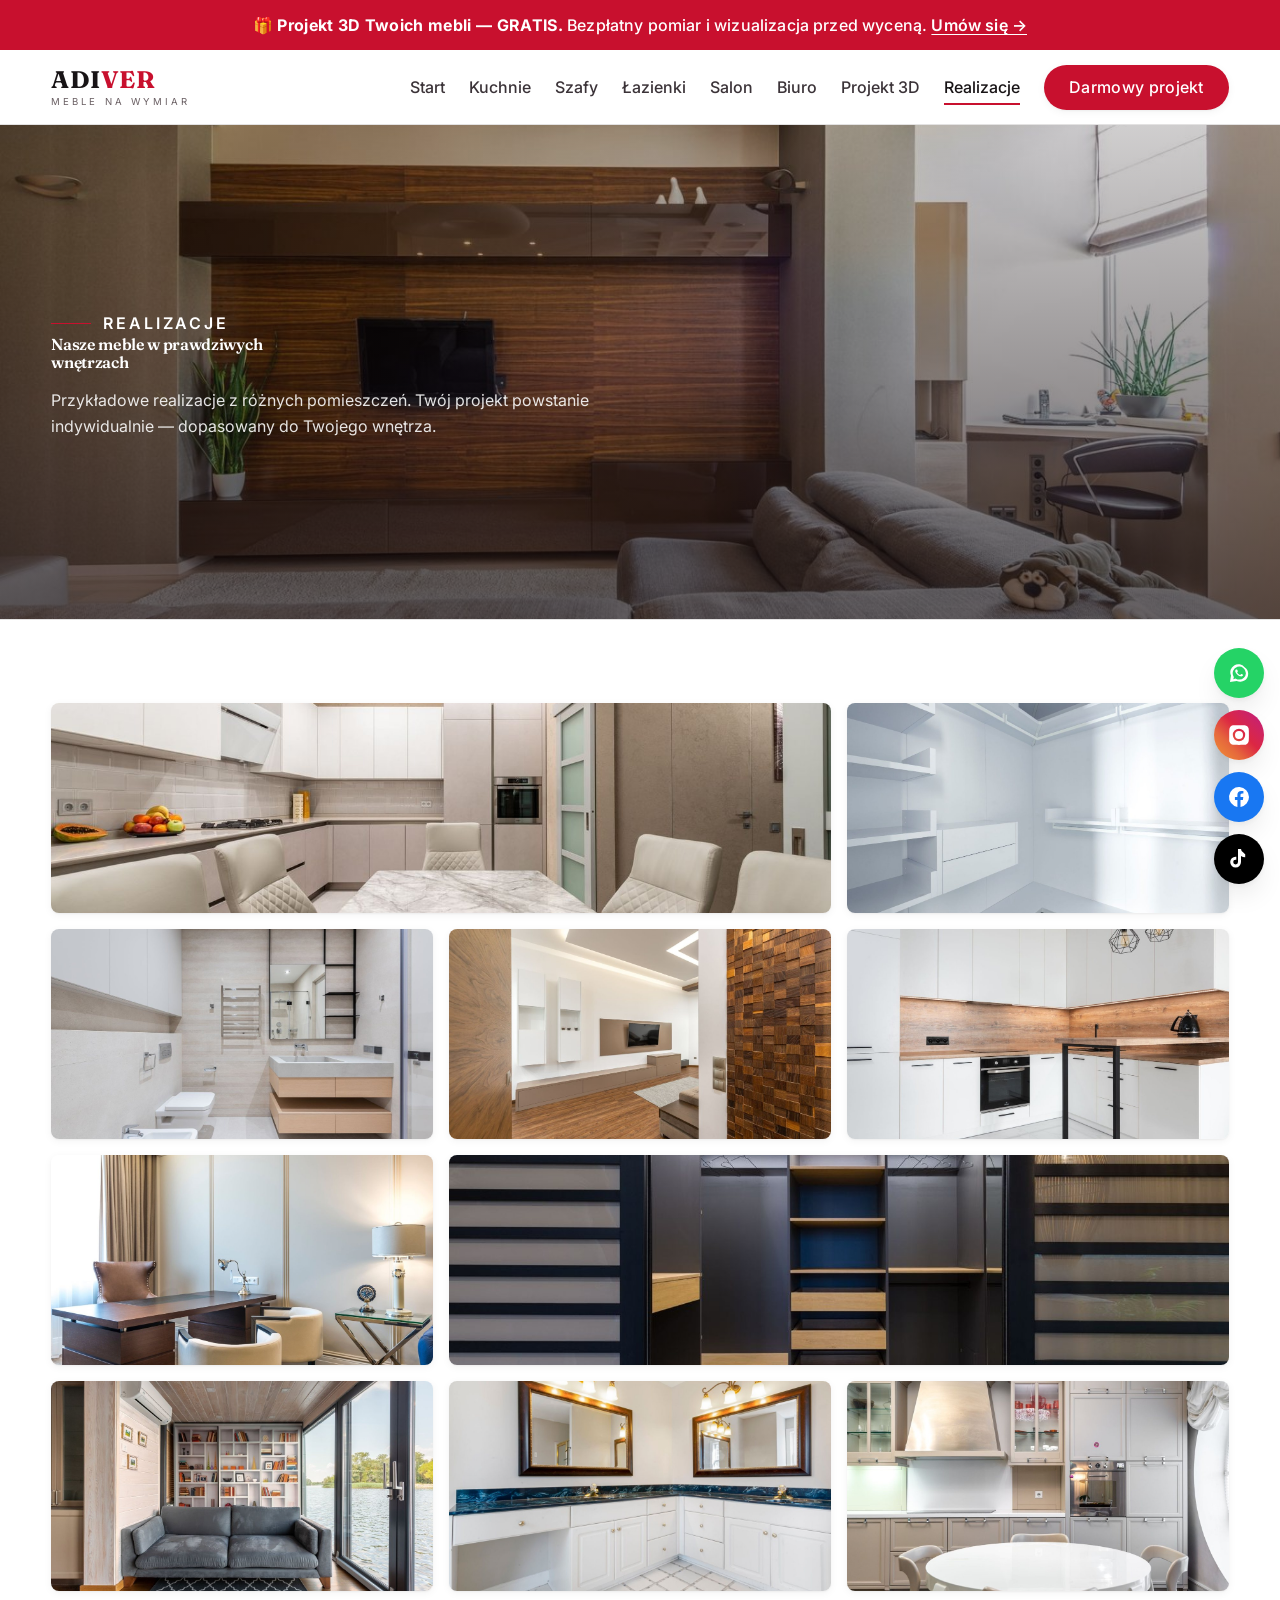
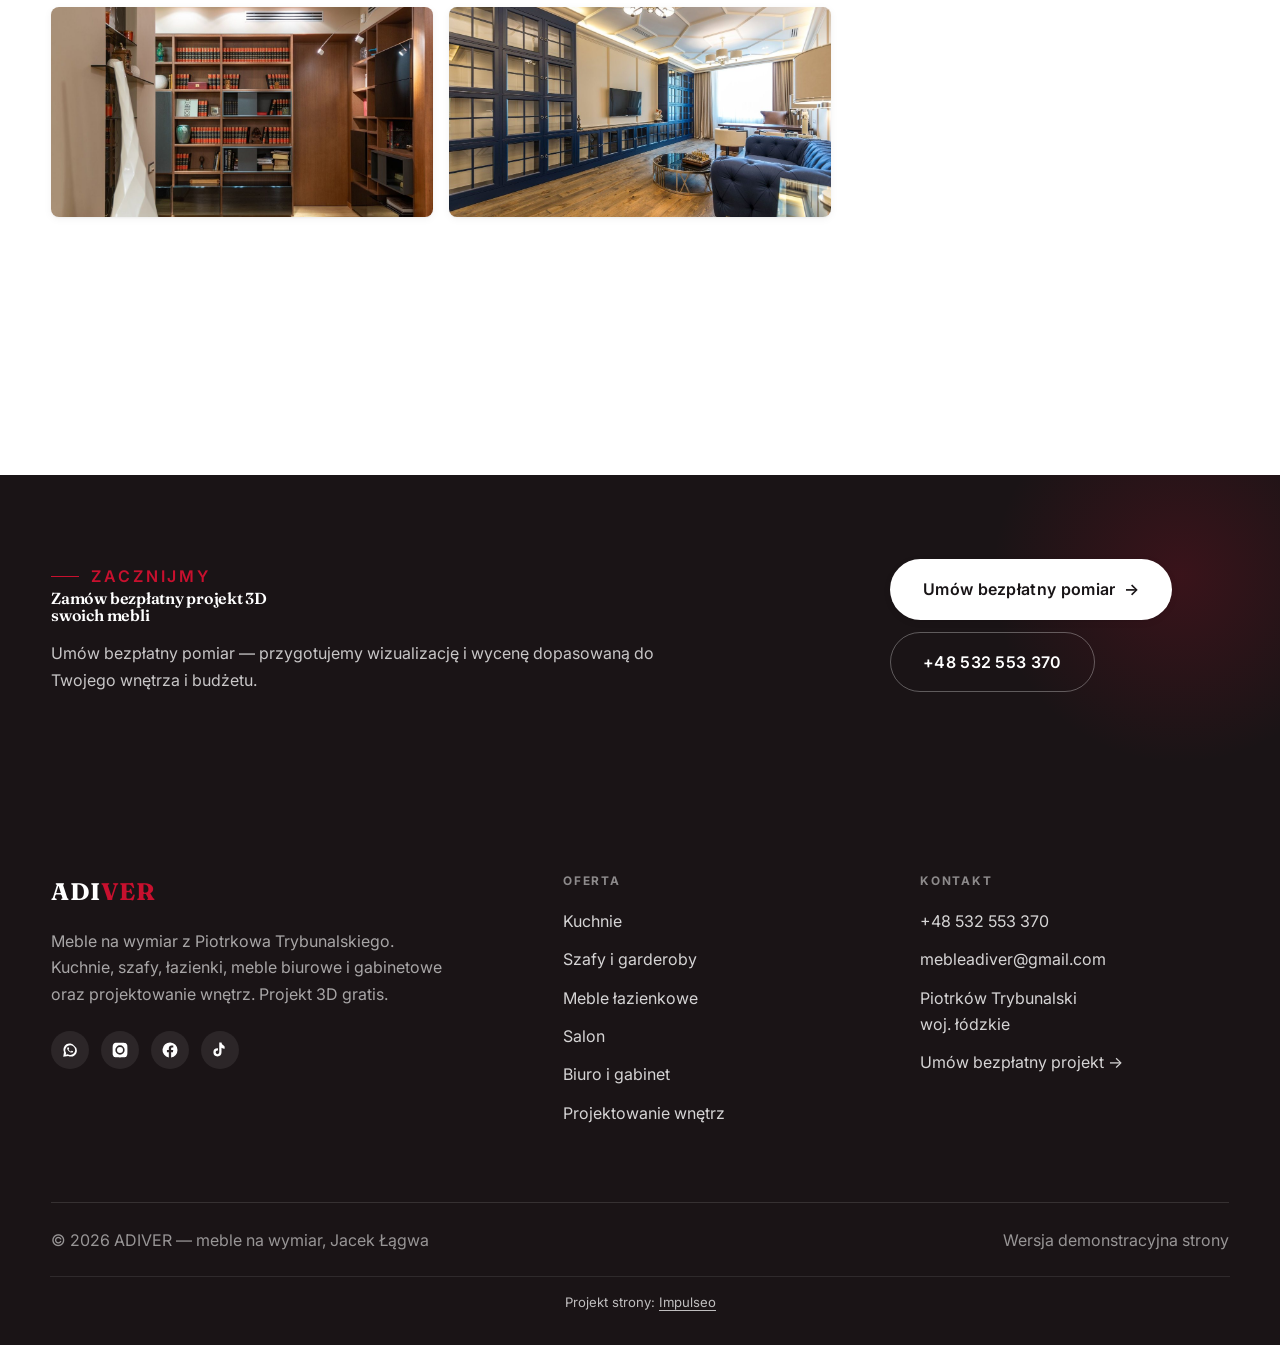
<file: realizacje.html>
<!DOCTYPE html>
<html lang="pl">
<head>
<meta charset="UTF-8">
<meta name="viewport" content="width=device-width, initial-scale=1.0">
<title>Realizacje — meble na wymiar ADIVER Piotrków Trybunalski</title>
<meta name="description" content="Galeria realizacji ADIVER: kuchnie, szafy, garderoby, łazienki, meble do salonu i biura na wymiar. Piotrków Trybunalski.">
<link rel="preconnect" href="https://fonts.googleapis.com">
<link rel="preconnect" href="https://fonts.gstatic.com" crossorigin>
<link href="https://fonts.googleapis.com/css2?family=Fraunces:opsz,wght@9..144,400;9..144,500;9..144,600;9..144,700&family=Inter:wght@400;500;600;700&display=swap" rel="stylesheet">
<link rel="stylesheet" href="assets/styles.css?v=1">
</head>
<body>

<div class="promo">🎁 <strong>Projekt 3D Twoich mebli — GRATIS.</strong> Bezpłatny pomiar i wizualizacja przed wyceną. <a href="kontakt.html">Umów się →</a></div>

<header class="nav">
  <div class="wrap nav-inner">
    <a class="brand" href="index.html">
      <span class="name">ADI<b>VER</b></span>
      <span class="sub">Meble na wymiar</span>
    </a>
    <nav class="nav-links">
      <a href="index.html">Start</a>
      <a href="kuchnie.html">Kuchnie</a>
      <a href="szafy.html">Szafy</a>
      <a href="lazienki.html">Łazienki</a>
      <a href="salon.html">Salon</a>
      <a href="biuro.html">Biuro</a>
      <a href="projektowanie.html">Projekt 3D</a>
      <a href="realizacje.html" class="active">Realizacje</a>
      <a href="kontakt.html" class="btn btn-accent">Darmowy projekt</a>
    </nav>
    <button class="nav-toggle" aria-label="Menu"><span></span><span></span><span></span></button>
  </div>
</header>

<section class="pagehead">
  <img src="img/salon.jpg" alt="Nasze meble w prawdziwych wnętrzach">
  <div class="wrap">
    <span class="eyebrow">Realizacje</span>
    <h1>Nasze meble w prawdziwych wnętrzach</h1>
    <p>Przykładowe realizacje z różnych pomieszczeń. Twój projekt powstanie indywidualnie — dopasowany do Twojego wnętrza.</p>
  </div>
</section>

<section>
  <div class="wrap">
    <div class="gallery">
      <div class="tile t-two3 reveal"><img src="img/kuchnia-1.jpg" alt="Kuchnia z wyspą"><div class="cap">Kuchnia z wyspą<small>Meble na wymiar</small></div></div>
      <div class="tile t-third reveal"><img src="img/szafy-1.jpg" alt="Garderoba"><div class="cap">Garderoba<small>Zabudowa wnękowa</small></div></div>
      <div class="tile t-third reveal"><img src="img/lazienki-1.jpg" alt="Łazienka"><div class="cap">Łazienka<small>Szafka podumywalkowa</small></div></div>
      <div class="tile t-third reveal"><img src="img/salon-1.jpg" alt="Zabudowa salonu"><div class="cap">Zabudowa salonu<small>Ściana RTV</small></div></div>
      <div class="tile t-third reveal"><img src="img/kuchnia-2.jpg" alt="Jasna kuchnia"><div class="cap">Jasna kuchnia<small>Zabudowa do sufitu</small></div></div>
      <div class="tile t-third reveal"><img src="img/biuro-1.jpg" alt="Domowe biuro"><div class="cap">Domowe biuro<small>Biurko na wymiar</small></div></div>
      <div class="tile t-two3 reveal"><img src="img/szafy-2.jpg" alt="Garderoba otwarta"><div class="cap">Garderoba otwarta<small>Organizacja przestrzeni</small></div></div>
      <div class="tile t-third reveal"><img src="img/salon-3.jpg" alt="Biblioteczka"><div class="cap">Biblioteczka<small>Regał na wymiar</small></div></div>
      <div class="tile t-third reveal"><img src="img/lazienki-2.jpg" alt="Meble łazienkowe"><div class="cap">Meble łazienkowe<small>Zabudowa</small></div></div>
      <div class="tile t-third reveal"><img src="img/kuchnia-3.jpg" alt="Nowoczesna kuchnia"><div class="cap">Nowoczesna kuchnia<small>Fronty lakierowane</small></div></div>
      <div class="tile t-third reveal"><img src="img/biuro-3.jpg" alt="Gabinet"><div class="cap">Gabinet<small>Zabudowa ścienna</small></div></div>
      <div class="tile t-third reveal"><img src="img/projekt-1.jpg" alt="Aranżacja wnętrza"><div class="cap">Aranżacja wnętrza<small>Wizualizacja 3D</small></div></div>
    </div>
    <div style="margin-top:var(--space-8);text-align:center" class="reveal">
      <p class="muted" style="margin:0 auto var(--space-5)">To tylko wybrane projekty. Więcej znajdziesz na naszym Instagramie i Facebooku.</p>
      <a href="kontakt.html" class="btn btn-accent">Chcę taki projekt u siebie <span class="arr">→</span></a>
    </div>
  </div>
</section>

<section class="cta">
  <div class="wrap">
    <div class="reveal">
      <span class="eyebrow">Zacznijmy</span>
      <h2>Zamów bezpłatny projekt 3D swoich mebli</h2>
      <p>Umów bezpłatny pomiar — przygotujemy wizualizację i wycenę dopasowaną do Twojego wnętrza i budżetu.</p>
    </div>
    <div class="cta-actions reveal">
      <a href="kontakt.html" class="btn btn-light">Umów bezpłatny pomiar <span class="arr">→</span></a>
      <a href="tel:+48532553370" class="btn btn-ghost" style="color:#fff;border-color:rgba(255,255,255,.3)">+48 532 553 370</a>
    </div>
  </div>
</section>

<footer>
  <div class="wrap">
    <div class="foot-grid">
      <div class="foot-brand">
        <div class="name">ADI<b>VER</b></div>
        <p>Meble na wymiar z Piotrkowa Trybunalskiego. Kuchnie, szafy, łazienki, meble biurowe i gabinetowe oraz projektowanie wnętrz. Projekt 3D gratis.</p>
        <div class="foot-social">
          <a href="https://wa.me/48532553370" target="_blank" rel="noopener" aria-label="WhatsApp"><svg viewBox="0 0 24 24" fill="currentColor"><path d="M17.6 6.3A8 8 0 004 14.5L3 21l6.7-1a8 8 0 0011.5-7.2 8 8 0 00-3.6-6.5zm-5.5 12.3c-1.1 0-2.2-.3-3.2-.9l-.2-.1-2.4.6.6-2.3-.2-.2a6.6 6.6 0 1112.2-3.5 6.6 6.6 0 01-6.6 6.4zm3.6-4.9c-.2-.1-1.2-.6-1.4-.6-.2-.1-.3-.1-.4.1l-.6.7c-.1.1-.2.2-.4.1a5.4 5.4 0 01-1.6-1 6 6 0 01-1.1-1.4c-.1-.2 0-.3.1-.4l.3-.4.2-.3v-.4l-.6-1.4c-.2-.4-.3-.3-.4-.3h-.4c-.1 0-.4 0-.5.2a2 2 0 00-.7 1.5c0 .9.7 1.8.8 1.9.1.2 1.4 2.1 3.3 2.9.5.2.8.3 1.1.4.5.1.9.1 1.2.1.4-.1 1.2-.5 1.3-.9.2-.5.2-.9.1-1l-.3-.2z"/></svg></a>
          <a href="https://www.instagram.com/meble_adiver/" target="_blank" rel="noopener" aria-label="Instagram"><svg viewBox="0 0 24 24" fill="currentColor"><path d="M12 2.2c3.2 0 3.6 0 4.9.1 1.2.1 1.8.3 2.2.4.5.2 1 .5 1.4.9.4.4.7.8.9 1.4.2.4.4 1 .4 2.2.1 1.3.1 1.6.1 4.8s0 3.6-.1 4.9c-.1 1.2-.3 1.8-.4 2.2-.2.5-.5 1-.9 1.4-.4.4-.8.7-1.4.9-.4.2-1 .4-2.2.4-1.3.1-1.6.1-4.9.1s-3.6 0-4.9-.1c-1.2-.1-1.8-.3-2.2-.4a3.8 3.8 0 01-1.4-.9 3.8 3.8 0 01-.9-1.4c-.2-.4-.4-1-.4-2.2C2.2 15.6 2.2 15.2 2.2 12s0-3.6.1-4.9c.1-1.2.3-1.8.4-2.2.2-.5.5-1 .9-1.4.4-.4.8-.7 1.4-.9.4-.2 1-.4 2.2-.4C8.4 2.2 8.8 2.2 12 2.2zm0 3.6a6.2 6.2 0 100 12.4 6.2 6.2 0 000-12.4zm0 10.2a4 4 0 110-8 4 4 0 010 8zm6.4-10.4a1.4 1.4 0 11-2.9 0 1.4 1.4 0 012.9 0z"/></svg></a>
          <a href="https://www.facebook.com/p/AdiVer-100063644674765/" target="_blank" rel="noopener" aria-label="Facebook"><svg viewBox="0 0 24 24" fill="currentColor"><path d="M22 12a10 10 0 10-11.6 9.9v-7H7.9V12h2.5V9.8c0-2.5 1.5-3.9 3.8-3.9 1.1 0 2.2.2 2.2.2v2.5h-1.3c-1.2 0-1.6.8-1.6 1.6V12h2.8l-.4 2.9h-2.4v7A10 10 0 0022 12z"/></svg></a>
          <a href="https://www.tiktok.com/@meble_adiver" target="_blank" rel="noopener" aria-label="TikTok"><svg viewBox="0 0 24 24" fill="currentColor"><path d="M16.6 5.8a4.3 4.3 0 01-2.6-3.8h-3v13.1a2.4 2.4 0 11-2.4-2.4c.2 0 .5 0 .7.1v-3a5.4 5.4 0 00-.7-.1 5.4 5.4 0 105.4 5.4V9a7.2 7.2 0 004.2 1.3v-3a4.3 4.3 0 01-1.6-1.5z"/></svg></a>
        </div>
      </div>
      <div class="foot-col">
        <h4>Oferta</h4>
        <a href="kuchnie.html">Kuchnie</a>
        <a href="szafy.html">Szafy i garderoby</a>
        <a href="lazienki.html">Meble łazienkowe</a>
        <a href="salon.html">Salon</a>
        <a href="biuro.html">Biuro i gabinet</a>
        <a href="projektowanie.html">Projektowanie wnętrz</a>
      </div>
      <div class="foot-col">
        <h4>Kontakt</h4>
        <a href="tel:+48532553370">+48 532 553 370</a>
        <a href="mailto:mebleadiver@gmail.com">mebleadiver@gmail.com</a>
        <p>Piotrków Trybunalski<br>woj. łódzkie</p>
        <a href="kontakt.html">Umów bezpłatny projekt →</a>
      </div>
    </div>
    <div class="foot-bot">
      <span>© 2026 ADIVER — meble na wymiar, Jacek Łągwa</span>
      <span>Wersja demonstracyjna strony</span>
    </div>
  </div>

  <p class="impulseo-credit" style="margin:1.4rem auto 0;padding:1rem 1.2rem 0;max-width:1180px;text-align:center;font-size:.82rem;line-height:1.5;opacity:.72;grid-column:1/-1;flex-basis:100%;width:100%;border-top:1px solid rgba(128,128,128,.28)">Projekt strony: <a href="https://impulseo.pl" target="_blank" rel="noopener" style="color:inherit;text-decoration:none;border-bottom:1px solid currentColor">Impulseo</a></p>
</footer>

<div class="social-float">
  <a class="sf-wa" href="https://wa.me/48532553370" target="_blank" rel="noopener" aria-label="WhatsApp"><span class="tip">Napisz na WhatsApp</span><svg viewBox="0 0 24 24" fill="currentColor"><path d="M17.6 6.3A8 8 0 004 14.5L3 21l6.7-1a8 8 0 0011.5-7.2 8 8 0 00-3.6-6.5zm-5.5 12.3c-1.1 0-2.2-.3-3.2-.9l-.2-.1-2.4.6.6-2.3-.2-.2a6.6 6.6 0 1112.2-3.5 6.6 6.6 0 01-6.6 6.4zm3.6-4.9c-.2-.1-1.2-.6-1.4-.6-.2-.1-.3-.1-.4.1l-.6.7c-.1.1-.2.2-.4.1a5.4 5.4 0 01-1.6-1 6 6 0 01-1.1-1.4c-.1-.2 0-.3.1-.4l.3-.4.2-.3v-.4l-.6-1.4c-.2-.4-.3-.3-.4-.3h-.4c-.1 0-.4 0-.5.2a2 2 0 00-.7 1.5c0 .9.7 1.8.8 1.9.1.2 1.4 2.1 3.3 2.9.5.2.8.3 1.1.4.5.1.9.1 1.2.1.4-.1 1.2-.5 1.3-.9.2-.5.2-.9.1-1l-.3-.2z"/></svg></a>
  <a class="sf-ig" href="https://www.instagram.com/meble_adiver/" target="_blank" rel="noopener" aria-label="Instagram"><span class="tip">Instagram</span><svg viewBox="0 0 24 24" fill="currentColor"><path d="M12 2.2c3.2 0 3.6 0 4.9.1 1.2.1 1.8.3 2.2.4.5.2 1 .5 1.4.9.4.4.7.8.9 1.4.2.4.4 1 .4 2.2.1 1.3.1 1.6.1 4.8s0 3.6-.1 4.9c-.1 1.2-.3 1.8-.4 2.2-.2.5-.5 1-.9 1.4-.4.4-.8.7-1.4.9-.4.2-1 .4-2.2.4-1.3.1-1.6.1-4.9.1s-3.6 0-4.9-.1c-1.2-.1-1.8-.3-2.2-.4a3.8 3.8 0 01-1.4-.9 3.8 3.8 0 01-.9-1.4c-.2-.4-.4-1-.4-2.2C2.2 15.6 2.2 15.2 2.2 12s0-3.6.1-4.9c.1-1.2.3-1.8.4-2.2.2-.5.5-1 .9-1.4.4-.4.8-.7 1.4-.9.4-.2 1-.4 2.2-.4C8.4 2.2 8.8 2.2 12 2.2zm0 3.6a6.2 6.2 0 100 12.4 6.2 6.2 0 000-12.4zm0 10.2a4 4 0 110-8 4 4 0 010 8zm6.4-10.4a1.4 1.4 0 11-2.9 0 1.4 1.4 0 012.9 0z"/></svg></a>
  <a class="sf-fb" href="https://www.facebook.com/p/AdiVer-100063644674765/" target="_blank" rel="noopener" aria-label="Facebook"><span class="tip">Facebook</span><svg viewBox="0 0 24 24" fill="currentColor"><path d="M22 12a10 10 0 10-11.6 9.9v-7H7.9V12h2.5V9.8c0-2.5 1.5-3.9 3.8-3.9 1.1 0 2.2.2 2.2.2v2.5h-1.3c-1.2 0-1.6.8-1.6 1.6V12h2.8l-.4 2.9h-2.4v7A10 10 0 0022 12z"/></svg></a>
  <a class="sf-tt" href="https://www.tiktok.com/@meble_adiver" target="_blank" rel="noopener" aria-label="TikTok"><span class="tip">TikTok</span><svg viewBox="0 0 24 24" fill="currentColor"><path d="M16.6 5.8a4.3 4.3 0 01-2.6-3.8h-3v13.1a2.4 2.4 0 11-2.4-2.4c.2 0 .5 0 .7.1v-3a5.4 5.4 0 00-.7-.1 5.4 5.4 0 105.4 5.4V9a7.2 7.2 0 004.2 1.3v-3a4.3 4.3 0 01-1.6-1.5z"/></svg></a>
</div>

<script src="assets/main.js?v=1"></script>
</body>
</html>
</file>
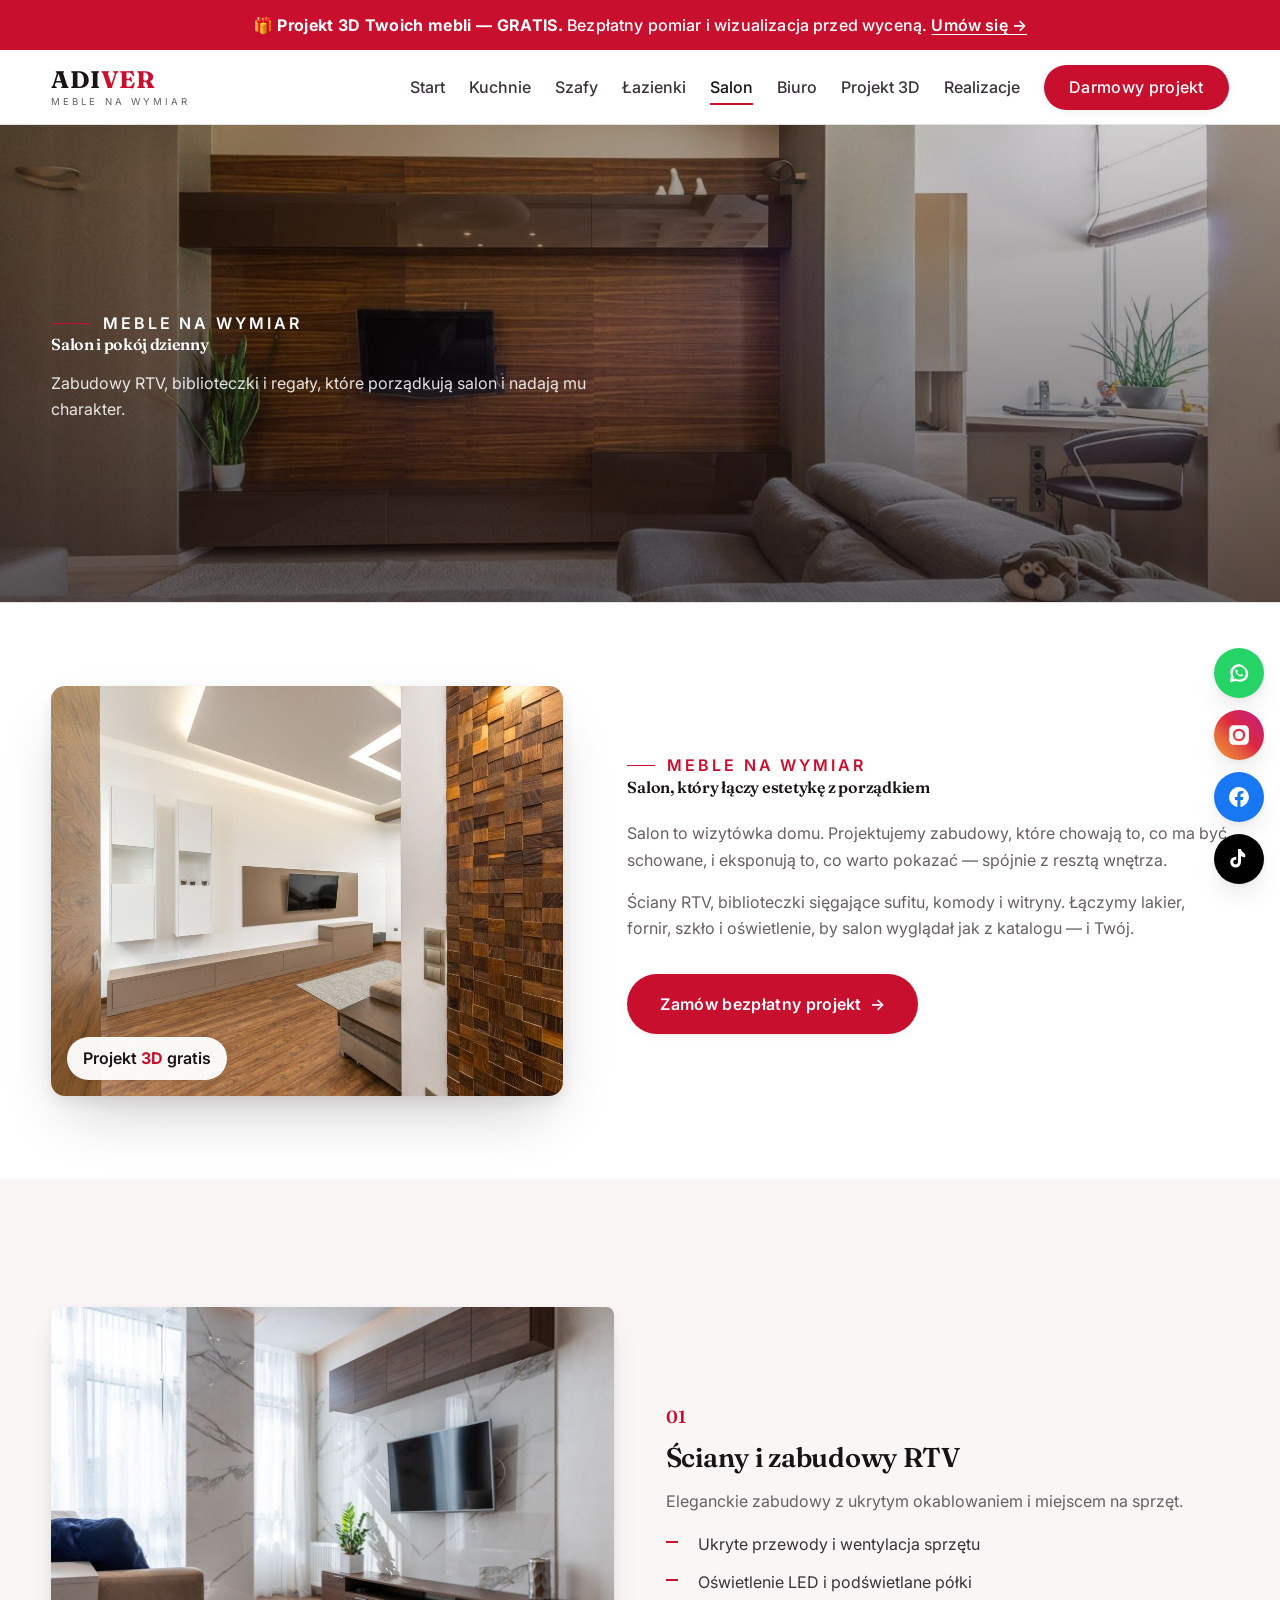
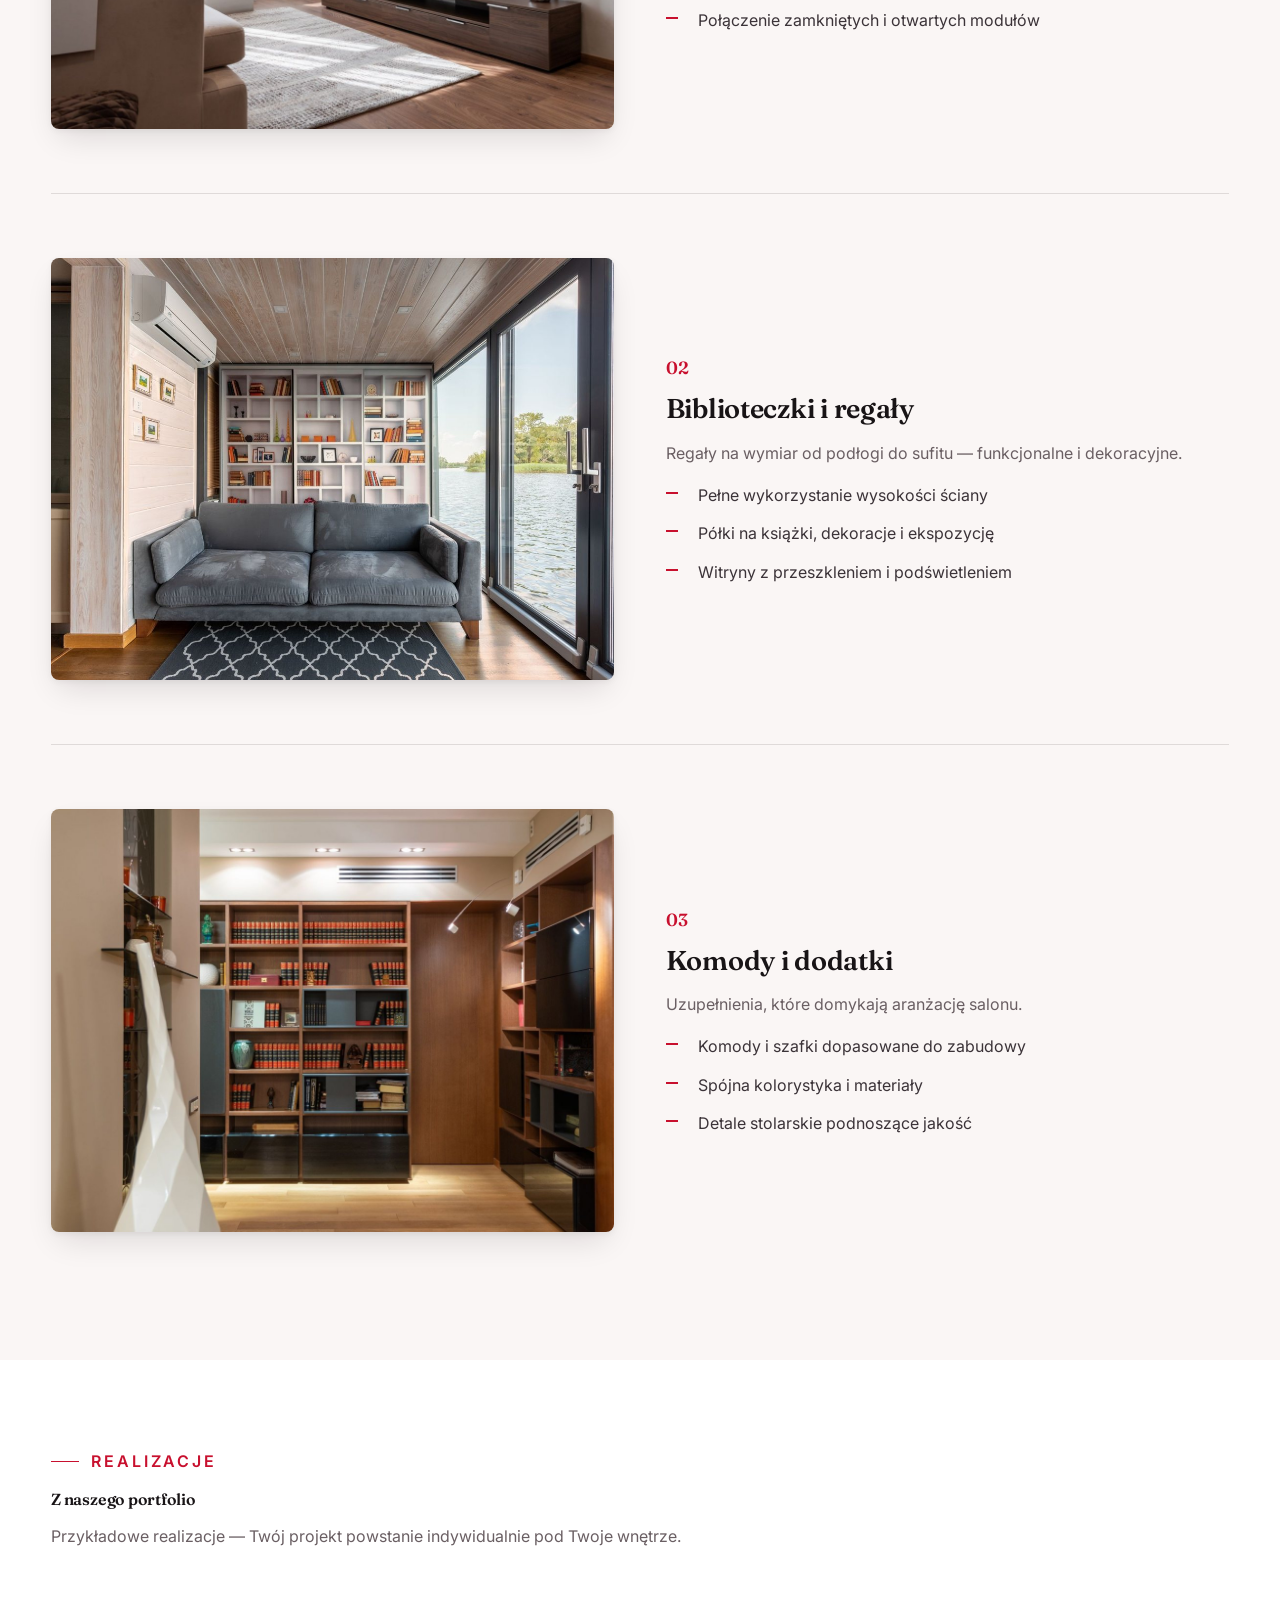
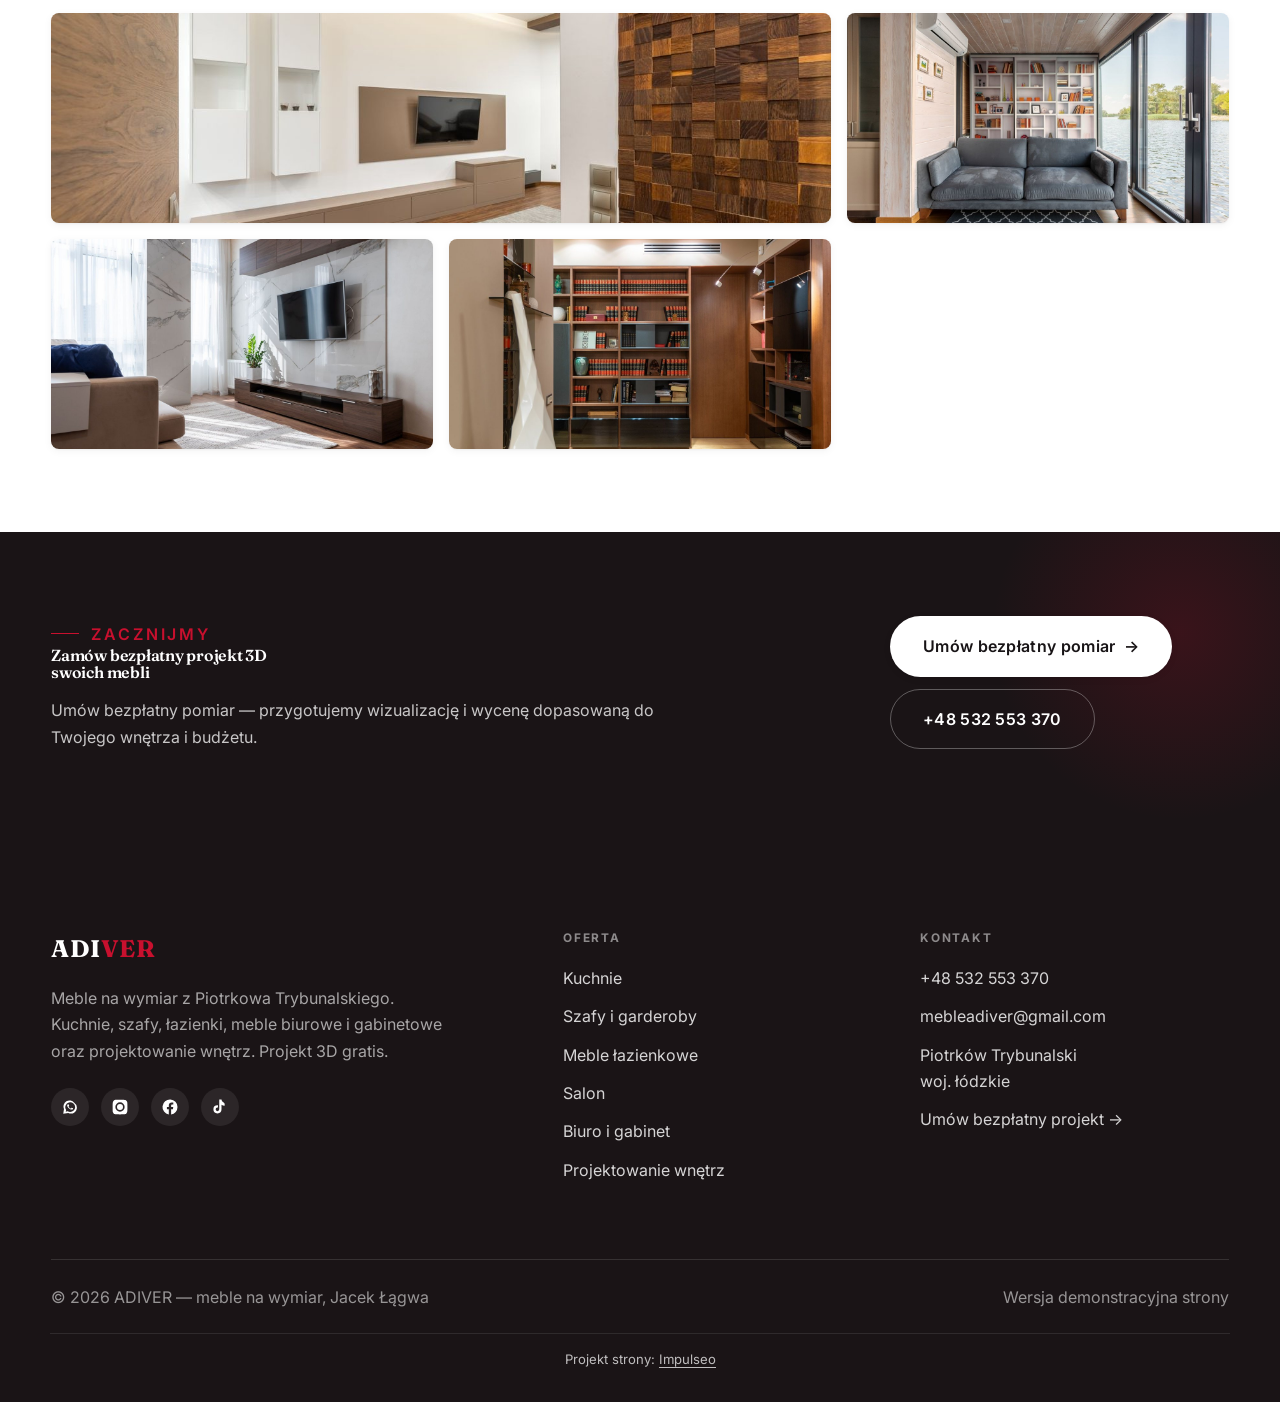
<file: salon.html>
<!DOCTYPE html>
<html lang="pl">
<head>
<meta charset="UTF-8">
<meta name="viewport" content="width=device-width, initial-scale=1.0">
<title>Meble do salonu na wymiar — ADIVER Piotrków Trybunalski</title>
<meta name="description" content="Zabudowy RTV, biblioteczki i regały na wymiar do salonu. Projekt 3D gratis. ADIVER, Piotrków Trybunalski.">
<link rel="preconnect" href="https://fonts.googleapis.com">
<link rel="preconnect" href="https://fonts.gstatic.com" crossorigin>
<link href="https://fonts.googleapis.com/css2?family=Fraunces:opsz,wght@9..144,400;9..144,500;9..144,600;9..144,700&family=Inter:wght@400;500;600;700&display=swap" rel="stylesheet">
<link rel="stylesheet" href="assets/styles.css?v=1">
</head>
<body>

<div class="promo">🎁 <strong>Projekt 3D Twoich mebli — GRATIS.</strong> Bezpłatny pomiar i wizualizacja przed wyceną. <a href="kontakt.html">Umów się →</a></div>

<header class="nav">
  <div class="wrap nav-inner">
    <a class="brand" href="index.html">
      <span class="name">ADI<b>VER</b></span>
      <span class="sub">Meble na wymiar</span>
    </a>
    <nav class="nav-links">
      <a href="index.html">Start</a>
      <a href="kuchnie.html">Kuchnie</a>
      <a href="szafy.html">Szafy</a>
      <a href="lazienki.html">Łazienki</a>
      <a href="salon.html" class="active">Salon</a>
      <a href="biuro.html">Biuro</a>
      <a href="projektowanie.html">Projekt 3D</a>
      <a href="realizacje.html">Realizacje</a>
      <a href="kontakt.html" class="btn btn-accent">Darmowy projekt</a>
    </nav>
    <button class="nav-toggle" aria-label="Menu"><span></span><span></span><span></span></button>
  </div>
</header>

<section class="pagehead">
  <img src="img/salon.jpg" alt="Salon i pokój dzienny">
  <div class="wrap">
    <span class="eyebrow">Meble na wymiar</span>
    <h1>Salon i pokój dzienny</h1>
    <p>Zabudowy RTV, biblioteczki i regały, które porządkują salon i nadają mu charakter.</p>
  </div>
</section>

<section>
  <div class="wrap split">
    <div class="split-art reveal"><img src="img/salon-1.jpg" alt="Salon i pokój dzienny"><div class="tag">Projekt <b>3D</b> gratis</div></div>
    <div class="split-copy reveal">
      <span class="eyebrow">Meble na wymiar</span>
      <h2>Salon, który łączy estetykę z porządkiem</h2>
      <p class="muted">Salon to wizytówka domu. Projektujemy zabudowy, które chowają to, co ma być schowane, i eksponują to, co warto pokazać — spójnie z resztą wnętrza.</p><p class="muted">Ściany RTV, biblioteczki sięgające sufitu, komody i witryny. Łączymy lakier, fornir, szkło i oświetlenie, by salon wyglądał jak z katalogu — i Twój.</p>
      <a href="kontakt.html" class="btn btn-accent">Zamów bezpłatny projekt <span class="arr">→</span></a>
    </div>
  </div>
</section>

<section class="trust" style="padding-block:clamp(40px,5vw,72px)">
  <div class="wrap">
      <div class="svc-row">
        <div class="svc-row-art reveal"><img src="img/salon-2.jpg" alt="Ściany i zabudowy RTV"></div>
        <div class="reveal">
          <span class="num">01</span>
          <h3>Ściany i zabudowy RTV</h3>
          <p class="muted">Eleganckie zabudowy z ukrytym okablowaniem i miejscem na sprzęt.</p>
          <ul><li>Ukryte przewody i wentylacja sprzętu</li><li>Oświetlenie LED i podświetlane półki</li><li>Połączenie zamkniętych i otwartych modułów</li></ul>
        </div>
      </div>
      <div class="svc-row rev">
        <div class="svc-row-art reveal"><img src="img/salon-3.jpg" alt="Biblioteczki i regały"></div>
        <div class="reveal">
          <span class="num">02</span>
          <h3>Biblioteczki i regały</h3>
          <p class="muted">Regały na wymiar od podłogi do sufitu — funkcjonalne i dekoracyjne.</p>
          <ul><li>Pełne wykorzystanie wysokości ściany</li><li>Półki na książki, dekoracje i ekspozycję</li><li>Witryny z przeszkleniem i podświetleniem</li></ul>
        </div>
      </div>
      <div class="svc-row">
        <div class="svc-row-art reveal"><img src="img/biuro-3.jpg" alt="Komody i dodatki"></div>
        <div class="reveal">
          <span class="num">03</span>
          <h3>Komody i dodatki</h3>
          <p class="muted">Uzupełnienia, które domykają aranżację salonu.</p>
          <ul><li>Komody i szafki dopasowane do zabudowy</li><li>Spójna kolorystyka i materiały</li><li>Detale stolarskie podnoszące jakość</li></ul>
        </div>
      </div>
  </div>
</section>

<section>
  <div class="wrap">
    <div class="head reveal">
      <span class="eyebrow">Realizacje</span>
      <h2>Z naszego portfolio</h2>
      <p>Przykładowe realizacje — Twój projekt powstanie indywidualnie pod Twoje wnętrze.</p>
    </div>
    <div class="gallery">
      <div class="tile t-two3 reveal"><img src="img/salon-1.jpg" alt="Zabudowa salonu"><div class="cap">Zabudowa salonu<small>Ściana RTV</small></div></div>
      <div class="tile t-third reveal"><img src="img/salon-3.jpg" alt="Regał na wymiar"><div class="cap">Regał na wymiar<small>Biblioteczka</small></div></div>
      <div class="tile t-third reveal"><img src="img/salon-2.jpg" alt="Nowoczesny salon"><div class="cap">Nowoczesny salon<small>Zabudowa pod sufit</small></div></div>
      <div class="tile t-third reveal"><img src="img/biuro-3.jpg" alt="Witryna"><div class="cap">Witryna<small>Przeszklenie</small></div></div>
    </div>
  </div>
</section>

<section class="cta">
  <div class="wrap">
    <div class="reveal">
      <span class="eyebrow">Zacznijmy</span>
      <h2>Zamów bezpłatny projekt 3D swoich mebli</h2>
      <p>Umów bezpłatny pomiar — przygotujemy wizualizację i wycenę dopasowaną do Twojego wnętrza i budżetu.</p>
    </div>
    <div class="cta-actions reveal">
      <a href="kontakt.html" class="btn btn-light">Umów bezpłatny pomiar <span class="arr">→</span></a>
      <a href="tel:+48532553370" class="btn btn-ghost" style="color:#fff;border-color:rgba(255,255,255,.3)">+48 532 553 370</a>
    </div>
  </div>
</section>

<footer>
  <div class="wrap">
    <div class="foot-grid">
      <div class="foot-brand">
        <div class="name">ADI<b>VER</b></div>
        <p>Meble na wymiar z Piotrkowa Trybunalskiego. Kuchnie, szafy, łazienki, meble biurowe i gabinetowe oraz projektowanie wnętrz. Projekt 3D gratis.</p>
        <div class="foot-social">
          <a href="https://wa.me/48532553370" target="_blank" rel="noopener" aria-label="WhatsApp"><svg viewBox="0 0 24 24" fill="currentColor"><path d="M17.6 6.3A8 8 0 004 14.5L3 21l6.7-1a8 8 0 0011.5-7.2 8 8 0 00-3.6-6.5zm-5.5 12.3c-1.1 0-2.2-.3-3.2-.9l-.2-.1-2.4.6.6-2.3-.2-.2a6.6 6.6 0 1112.2-3.5 6.6 6.6 0 01-6.6 6.4zm3.6-4.9c-.2-.1-1.2-.6-1.4-.6-.2-.1-.3-.1-.4.1l-.6.7c-.1.1-.2.2-.4.1a5.4 5.4 0 01-1.6-1 6 6 0 01-1.1-1.4c-.1-.2 0-.3.1-.4l.3-.4.2-.3v-.4l-.6-1.4c-.2-.4-.3-.3-.4-.3h-.4c-.1 0-.4 0-.5.2a2 2 0 00-.7 1.5c0 .9.7 1.8.8 1.9.1.2 1.4 2.1 3.3 2.9.5.2.8.3 1.1.4.5.1.9.1 1.2.1.4-.1 1.2-.5 1.3-.9.2-.5.2-.9.1-1l-.3-.2z"/></svg></a>
          <a href="https://www.instagram.com/meble_adiver/" target="_blank" rel="noopener" aria-label="Instagram"><svg viewBox="0 0 24 24" fill="currentColor"><path d="M12 2.2c3.2 0 3.6 0 4.9.1 1.2.1 1.8.3 2.2.4.5.2 1 .5 1.4.9.4.4.7.8.9 1.4.2.4.4 1 .4 2.2.1 1.3.1 1.6.1 4.8s0 3.6-.1 4.9c-.1 1.2-.3 1.8-.4 2.2-.2.5-.5 1-.9 1.4-.4.4-.8.7-1.4.9-.4.2-1 .4-2.2.4-1.3.1-1.6.1-4.9.1s-3.6 0-4.9-.1c-1.2-.1-1.8-.3-2.2-.4a3.8 3.8 0 01-1.4-.9 3.8 3.8 0 01-.9-1.4c-.2-.4-.4-1-.4-2.2C2.2 15.6 2.2 15.2 2.2 12s0-3.6.1-4.9c.1-1.2.3-1.8.4-2.2.2-.5.5-1 .9-1.4.4-.4.8-.7 1.4-.9.4-.2 1-.4 2.2-.4C8.4 2.2 8.8 2.2 12 2.2zm0 3.6a6.2 6.2 0 100 12.4 6.2 6.2 0 000-12.4zm0 10.2a4 4 0 110-8 4 4 0 010 8zm6.4-10.4a1.4 1.4 0 11-2.9 0 1.4 1.4 0 012.9 0z"/></svg></a>
          <a href="https://www.facebook.com/p/AdiVer-100063644674765/" target="_blank" rel="noopener" aria-label="Facebook"><svg viewBox="0 0 24 24" fill="currentColor"><path d="M22 12a10 10 0 10-11.6 9.9v-7H7.9V12h2.5V9.8c0-2.5 1.5-3.9 3.8-3.9 1.1 0 2.2.2 2.2.2v2.5h-1.3c-1.2 0-1.6.8-1.6 1.6V12h2.8l-.4 2.9h-2.4v7A10 10 0 0022 12z"/></svg></a>
          <a href="https://www.tiktok.com/@meble_adiver" target="_blank" rel="noopener" aria-label="TikTok"><svg viewBox="0 0 24 24" fill="currentColor"><path d="M16.6 5.8a4.3 4.3 0 01-2.6-3.8h-3v13.1a2.4 2.4 0 11-2.4-2.4c.2 0 .5 0 .7.1v-3a5.4 5.4 0 00-.7-.1 5.4 5.4 0 105.4 5.4V9a7.2 7.2 0 004.2 1.3v-3a4.3 4.3 0 01-1.6-1.5z"/></svg></a>
        </div>
      </div>
      <div class="foot-col">
        <h4>Oferta</h4>
        <a href="kuchnie.html">Kuchnie</a>
        <a href="szafy.html">Szafy i garderoby</a>
        <a href="lazienki.html">Meble łazienkowe</a>
        <a href="salon.html">Salon</a>
        <a href="biuro.html">Biuro i gabinet</a>
        <a href="projektowanie.html">Projektowanie wnętrz</a>
      </div>
      <div class="foot-col">
        <h4>Kontakt</h4>
        <a href="tel:+48532553370">+48 532 553 370</a>
        <a href="mailto:mebleadiver@gmail.com">mebleadiver@gmail.com</a>
        <p>Piotrków Trybunalski<br>woj. łódzkie</p>
        <a href="kontakt.html">Umów bezpłatny projekt →</a>
      </div>
    </div>
    <div class="foot-bot">
      <span>© 2026 ADIVER — meble na wymiar, Jacek Łągwa</span>
      <span>Wersja demonstracyjna strony</span>
    </div>
  </div>

  <p class="impulseo-credit" style="margin:1.4rem auto 0;padding:1rem 1.2rem 0;max-width:1180px;text-align:center;font-size:.82rem;line-height:1.5;opacity:.72;grid-column:1/-1;flex-basis:100%;width:100%;border-top:1px solid rgba(128,128,128,.28)">Projekt strony: <a href="https://impulseo.pl" target="_blank" rel="noopener" style="color:inherit;text-decoration:none;border-bottom:1px solid currentColor">Impulseo</a></p>
</footer>

<div class="social-float">
  <a class="sf-wa" href="https://wa.me/48532553370" target="_blank" rel="noopener" aria-label="WhatsApp"><span class="tip">Napisz na WhatsApp</span><svg viewBox="0 0 24 24" fill="currentColor"><path d="M17.6 6.3A8 8 0 004 14.5L3 21l6.7-1a8 8 0 0011.5-7.2 8 8 0 00-3.6-6.5zm-5.5 12.3c-1.1 0-2.2-.3-3.2-.9l-.2-.1-2.4.6.6-2.3-.2-.2a6.6 6.6 0 1112.2-3.5 6.6 6.6 0 01-6.6 6.4zm3.6-4.9c-.2-.1-1.2-.6-1.4-.6-.2-.1-.3-.1-.4.1l-.6.7c-.1.1-.2.2-.4.1a5.4 5.4 0 01-1.6-1 6 6 0 01-1.1-1.4c-.1-.2 0-.3.1-.4l.3-.4.2-.3v-.4l-.6-1.4c-.2-.4-.3-.3-.4-.3h-.4c-.1 0-.4 0-.5.2a2 2 0 00-.7 1.5c0 .9.7 1.8.8 1.9.1.2 1.4 2.1 3.3 2.9.5.2.8.3 1.1.4.5.1.9.1 1.2.1.4-.1 1.2-.5 1.3-.9.2-.5.2-.9.1-1l-.3-.2z"/></svg></a>
  <a class="sf-ig" href="https://www.instagram.com/meble_adiver/" target="_blank" rel="noopener" aria-label="Instagram"><span class="tip">Instagram</span><svg viewBox="0 0 24 24" fill="currentColor"><path d="M12 2.2c3.2 0 3.6 0 4.9.1 1.2.1 1.8.3 2.2.4.5.2 1 .5 1.4.9.4.4.7.8.9 1.4.2.4.4 1 .4 2.2.1 1.3.1 1.6.1 4.8s0 3.6-.1 4.9c-.1 1.2-.3 1.8-.4 2.2-.2.5-.5 1-.9 1.4-.4.4-.8.7-1.4.9-.4.2-1 .4-2.2.4-1.3.1-1.6.1-4.9.1s-3.6 0-4.9-.1c-1.2-.1-1.8-.3-2.2-.4a3.8 3.8 0 01-1.4-.9 3.8 3.8 0 01-.9-1.4c-.2-.4-.4-1-.4-2.2C2.2 15.6 2.2 15.2 2.2 12s0-3.6.1-4.9c.1-1.2.3-1.8.4-2.2.2-.5.5-1 .9-1.4.4-.4.8-.7 1.4-.9.4-.2 1-.4 2.2-.4C8.4 2.2 8.8 2.2 12 2.2zm0 3.6a6.2 6.2 0 100 12.4 6.2 6.2 0 000-12.4zm0 10.2a4 4 0 110-8 4 4 0 010 8zm6.4-10.4a1.4 1.4 0 11-2.9 0 1.4 1.4 0 012.9 0z"/></svg></a>
  <a class="sf-fb" href="https://www.facebook.com/p/AdiVer-100063644674765/" target="_blank" rel="noopener" aria-label="Facebook"><span class="tip">Facebook</span><svg viewBox="0 0 24 24" fill="currentColor"><path d="M22 12a10 10 0 10-11.6 9.9v-7H7.9V12h2.5V9.8c0-2.5 1.5-3.9 3.8-3.9 1.1 0 2.2.2 2.2.2v2.5h-1.3c-1.2 0-1.6.8-1.6 1.6V12h2.8l-.4 2.9h-2.4v7A10 10 0 0022 12z"/></svg></a>
  <a class="sf-tt" href="https://www.tiktok.com/@meble_adiver" target="_blank" rel="noopener" aria-label="TikTok"><span class="tip">TikTok</span><svg viewBox="0 0 24 24" fill="currentColor"><path d="M16.6 5.8a4.3 4.3 0 01-2.6-3.8h-3v13.1a2.4 2.4 0 11-2.4-2.4c.2 0 .5 0 .7.1v-3a5.4 5.4 0 00-.7-.1 5.4 5.4 0 105.4 5.4V9a7.2 7.2 0 004.2 1.3v-3a4.3 4.3 0 01-1.6-1.5z"/></svg></a>
</div>

<script src="assets/main.js?v=1"></script>
</body>
</html>
</file>
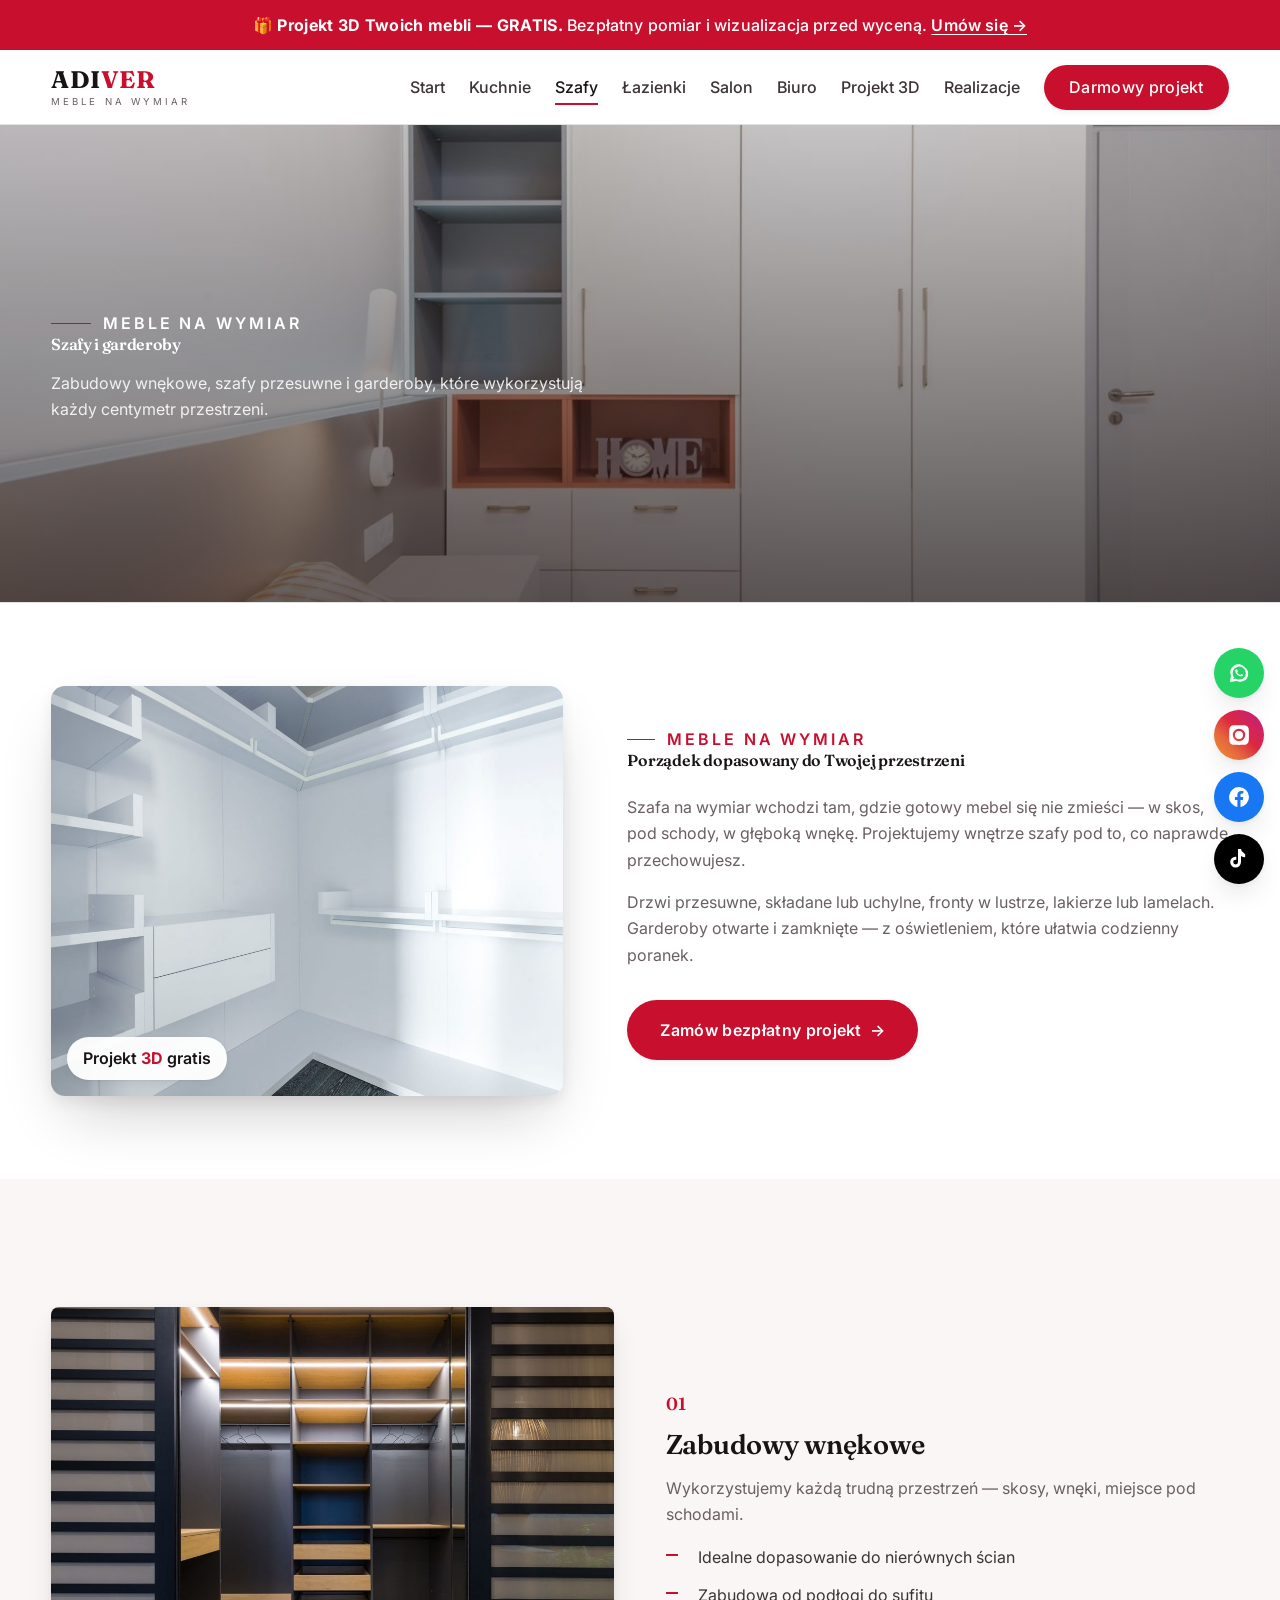
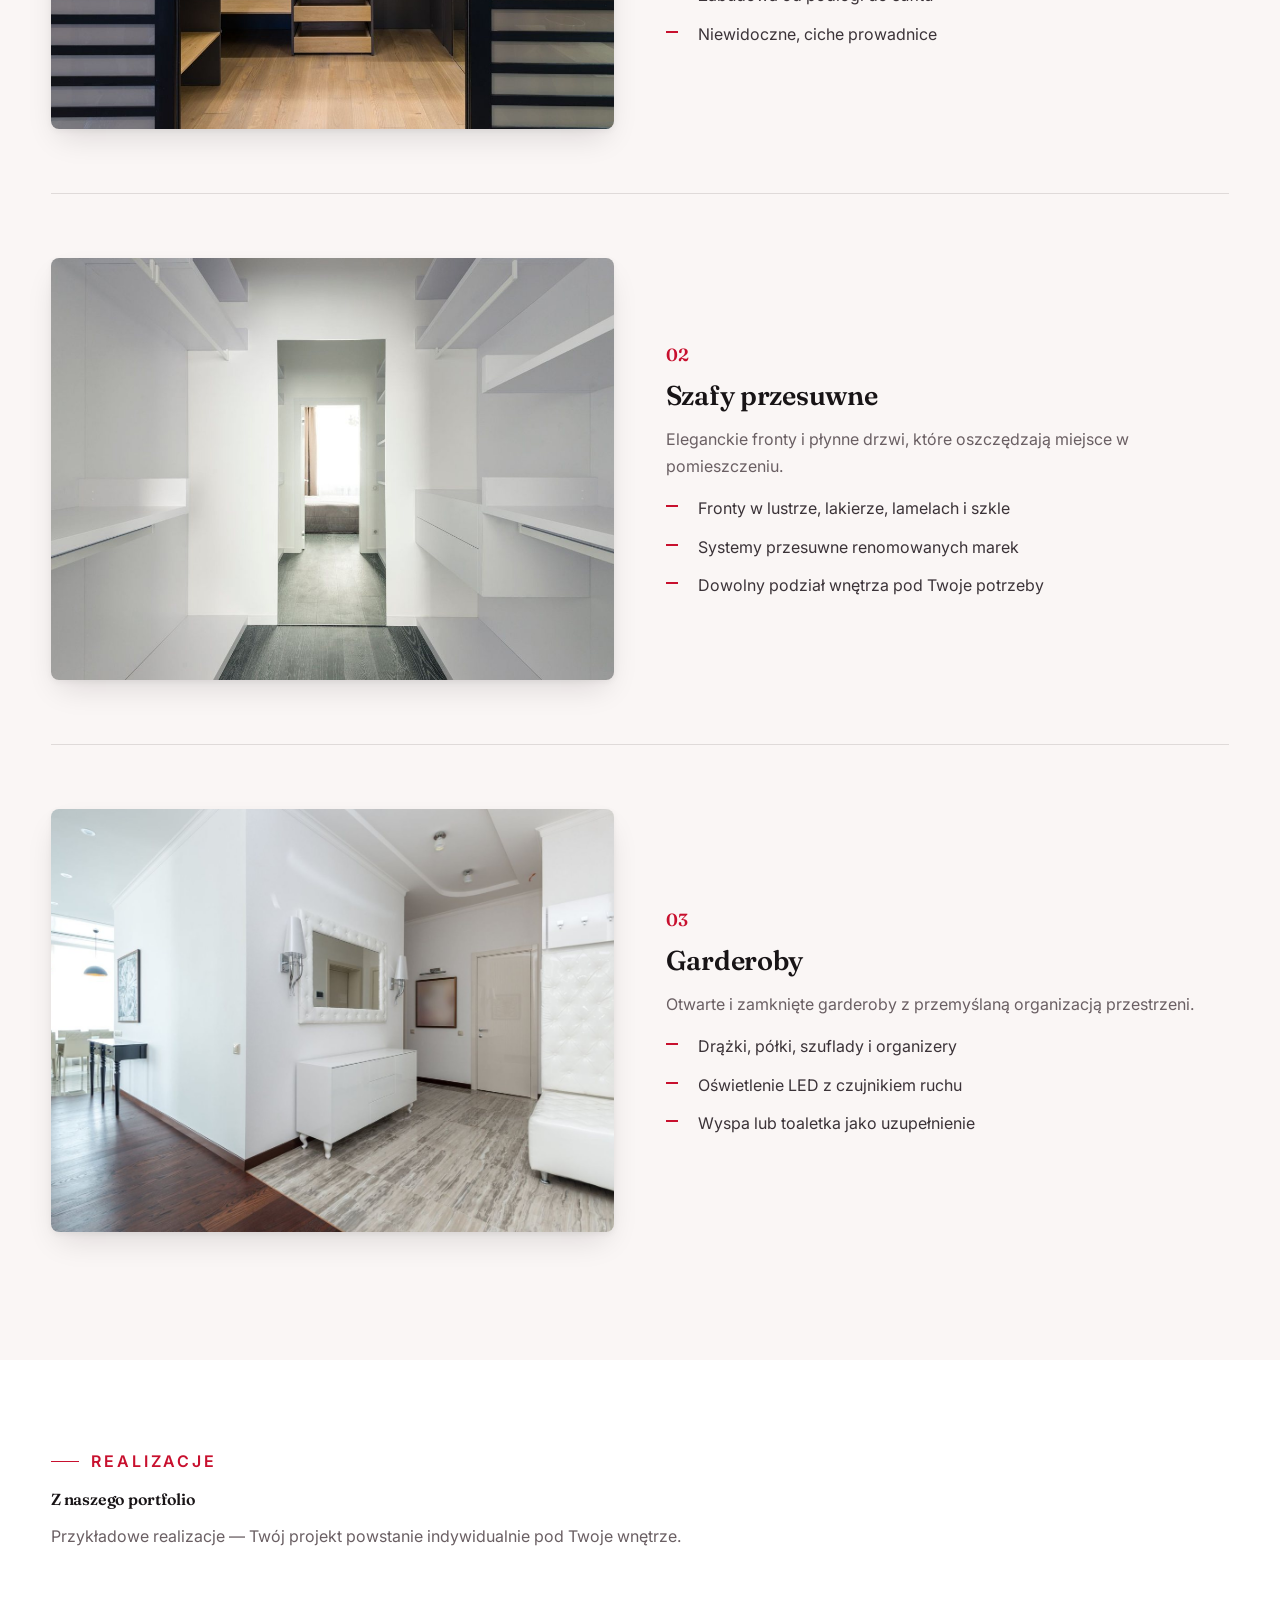
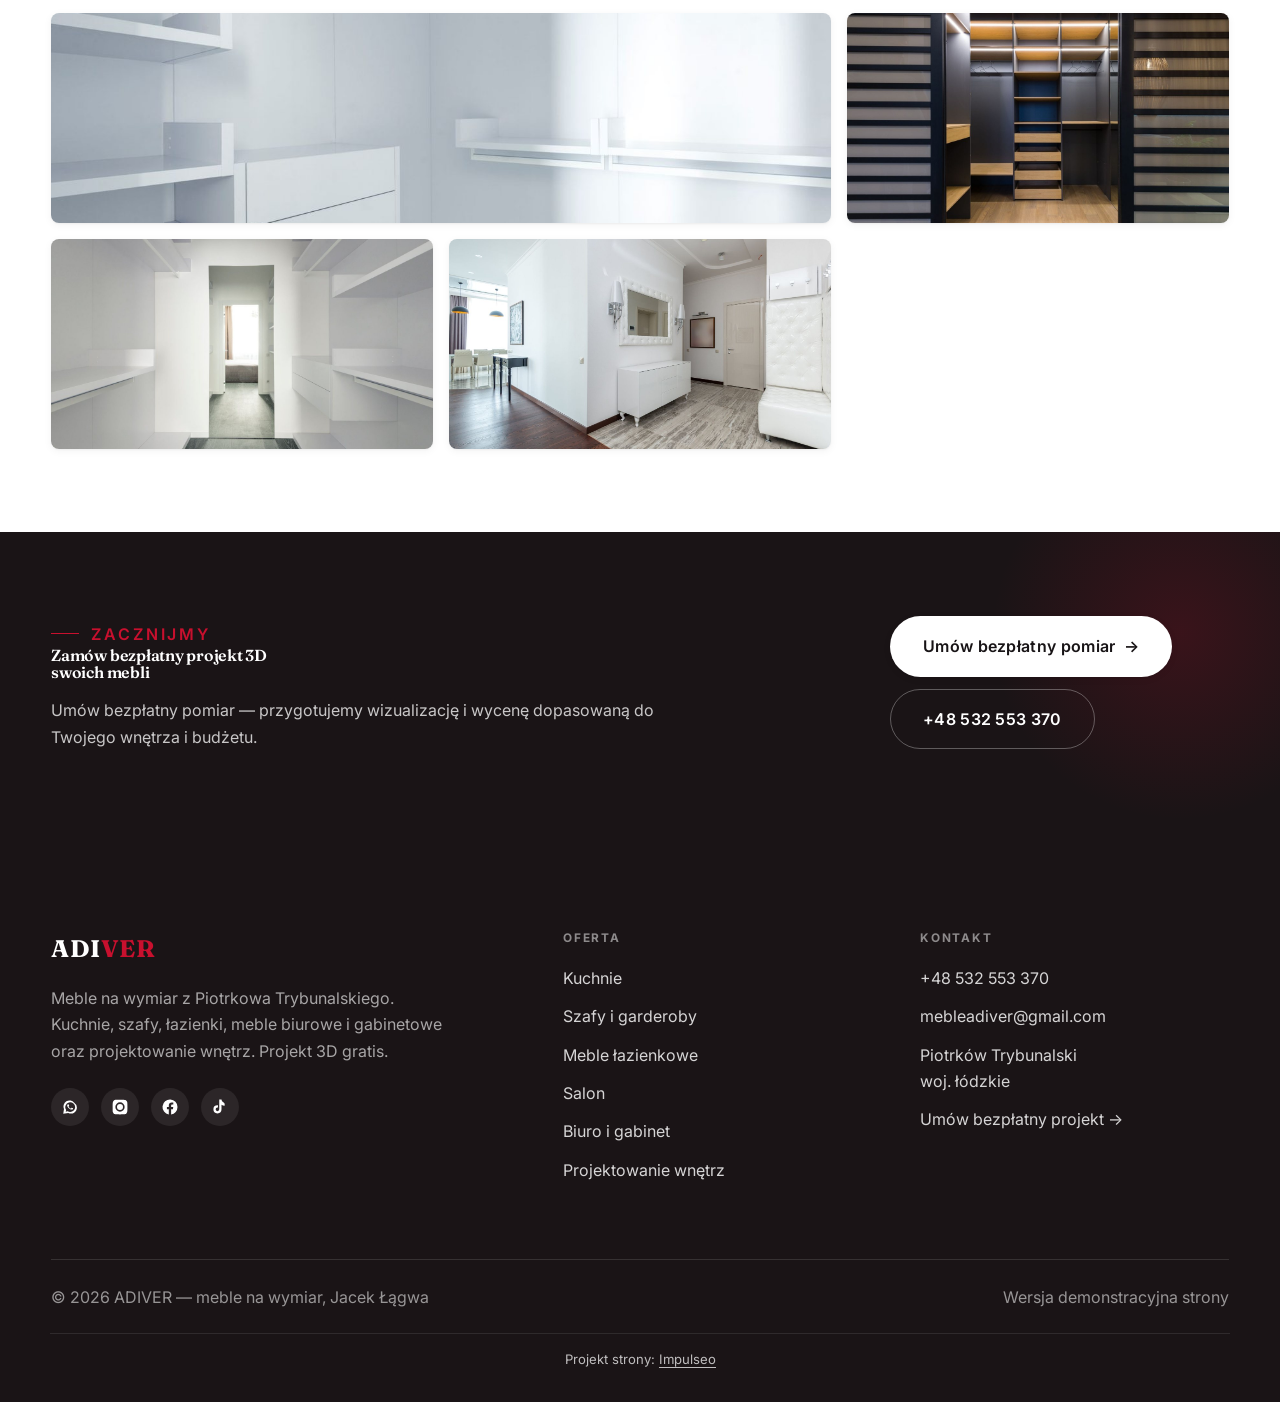
<file: szafy.html>
<!DOCTYPE html>
<html lang="pl">
<head>
<meta charset="UTF-8">
<meta name="viewport" content="width=device-width, initial-scale=1.0">
<title>Szafy i garderoby na wymiar — ADIVER Piotrków Trybunalski</title>
<meta name="description" content="Szafy przesuwne, zabudowy wnękowe i garderoby na wymiar. Projekt 3D gratis. ADIVER, Piotrków Trybunalski.">
<link rel="preconnect" href="https://fonts.googleapis.com">
<link rel="preconnect" href="https://fonts.gstatic.com" crossorigin>
<link href="https://fonts.googleapis.com/css2?family=Fraunces:opsz,wght@9..144,400;9..144,500;9..144,600;9..144,700&family=Inter:wght@400;500;600;700&display=swap" rel="stylesheet">
<link rel="stylesheet" href="assets/styles.css?v=1">
</head>
<body>

<div class="promo">🎁 <strong>Projekt 3D Twoich mebli — GRATIS.</strong> Bezpłatny pomiar i wizualizacja przed wyceną. <a href="kontakt.html">Umów się →</a></div>

<header class="nav">
  <div class="wrap nav-inner">
    <a class="brand" href="index.html">
      <span class="name">ADI<b>VER</b></span>
      <span class="sub">Meble na wymiar</span>
    </a>
    <nav class="nav-links">
      <a href="index.html">Start</a>
      <a href="kuchnie.html">Kuchnie</a>
      <a href="szafy.html" class="active">Szafy</a>
      <a href="lazienki.html">Łazienki</a>
      <a href="salon.html">Salon</a>
      <a href="biuro.html">Biuro</a>
      <a href="projektowanie.html">Projekt 3D</a>
      <a href="realizacje.html">Realizacje</a>
      <a href="kontakt.html" class="btn btn-accent">Darmowy projekt</a>
    </nav>
    <button class="nav-toggle" aria-label="Menu"><span></span><span></span><span></span></button>
  </div>
</header>

<section class="pagehead">
  <img src="img/szafy.jpg" alt="Szafy i garderoby">
  <div class="wrap">
    <span class="eyebrow">Meble na wymiar</span>
    <h1>Szafy i garderoby</h1>
    <p>Zabudowy wnękowe, szafy przesuwne i garderoby, które wykorzystują każdy centymetr przestrzeni.</p>
  </div>
</section>

<section>
  <div class="wrap split">
    <div class="split-art reveal"><img src="img/szafy-1.jpg" alt="Szafy i garderoby"><div class="tag">Projekt <b>3D</b> gratis</div></div>
    <div class="split-copy reveal">
      <span class="eyebrow">Meble na wymiar</span>
      <h2>Porządek dopasowany do Twojej przestrzeni</h2>
      <p class="muted">Szafa na wymiar wchodzi tam, gdzie gotowy mebel się nie zmieści — w skos, pod schody, w głęboką wnękę. Projektujemy wnętrze szafy pod to, co naprawdę przechowujesz.</p><p class="muted">Drzwi przesuwne, składane lub uchylne, fronty w lustrze, lakierze lub lamelach. Garderoby otwarte i zamknięte — z oświetleniem, które ułatwia codzienny poranek.</p>
      <a href="kontakt.html" class="btn btn-accent">Zamów bezpłatny projekt <span class="arr">→</span></a>
    </div>
  </div>
</section>

<section class="trust" style="padding-block:clamp(40px,5vw,72px)">
  <div class="wrap">
      <div class="svc-row">
        <div class="svc-row-art reveal"><img src="img/szafy-2.jpg" alt="Zabudowy wnękowe"></div>
        <div class="reveal">
          <span class="num">01</span>
          <h3>Zabudowy wnękowe</h3>
          <p class="muted">Wykorzystujemy każdą trudną przestrzeń — skosy, wnęki, miejsce pod schodami.</p>
          <ul><li>Idealne dopasowanie do nierównych ścian</li><li>Zabudowa od podłogi do sufitu</li><li>Niewidoczne, ciche prowadnice</li></ul>
        </div>
      </div>
      <div class="svc-row rev">
        <div class="svc-row-art reveal"><img src="img/szafy-3.jpg" alt="Szafy przesuwne"></div>
        <div class="reveal">
          <span class="num">02</span>
          <h3>Szafy przesuwne</h3>
          <p class="muted">Eleganckie fronty i płynne drzwi, które oszczędzają miejsce w pomieszczeniu.</p>
          <ul><li>Fronty w lustrze, lakierze, lamelach i szkle</li><li>Systemy przesuwne renomowanych marek</li><li>Dowolny podział wnętrza pod Twoje potrzeby</li></ul>
        </div>
      </div>
      <div class="svc-row">
        <div class="svc-row-art reveal"><img src="img/about.jpg" alt="Garderoby"></div>
        <div class="reveal">
          <span class="num">03</span>
          <h3>Garderoby</h3>
          <p class="muted">Otwarte i zamknięte garderoby z przemyślaną organizacją przestrzeni.</p>
          <ul><li>Drążki, półki, szuflady i organizery</li><li>Oświetlenie LED z czujnikiem ruchu</li><li>Wyspa lub toaletka jako uzupełnienie</li></ul>
        </div>
      </div>
  </div>
</section>

<section>
  <div class="wrap">
    <div class="head reveal">
      <span class="eyebrow">Realizacje</span>
      <h2>Z naszego portfolio</h2>
      <p>Przykładowe realizacje — Twój projekt powstanie indywidualnie pod Twoje wnętrze.</p>
    </div>
    <div class="gallery">
      <div class="tile t-two3 reveal"><img src="img/szafy-1.jpg" alt="Garderoba na wymiar"><div class="cap">Garderoba na wymiar<small>Zabudowa wnękowa</small></div></div>
      <div class="tile t-third reveal"><img src="img/szafy-2.jpg" alt="Szafa przesuwna"><div class="cap">Szafa przesuwna<small>Fronty na wymiar</small></div></div>
      <div class="tile t-third reveal"><img src="img/szafy-3.jpg" alt="Garderoba otwarta"><div class="cap">Garderoba otwarta<small>Organizacja przestrzeni</small></div></div>
      <div class="tile t-third reveal"><img src="img/about.jpg" alt="Sypialnia z zabudową"><div class="cap">Sypialnia z zabudową<small>Komplet na wymiar</small></div></div>
    </div>
  </div>
</section>

<section class="cta">
  <div class="wrap">
    <div class="reveal">
      <span class="eyebrow">Zacznijmy</span>
      <h2>Zamów bezpłatny projekt 3D swoich mebli</h2>
      <p>Umów bezpłatny pomiar — przygotujemy wizualizację i wycenę dopasowaną do Twojego wnętrza i budżetu.</p>
    </div>
    <div class="cta-actions reveal">
      <a href="kontakt.html" class="btn btn-light">Umów bezpłatny pomiar <span class="arr">→</span></a>
      <a href="tel:+48532553370" class="btn btn-ghost" style="color:#fff;border-color:rgba(255,255,255,.3)">+48 532 553 370</a>
    </div>
  </div>
</section>

<footer>
  <div class="wrap">
    <div class="foot-grid">
      <div class="foot-brand">
        <div class="name">ADI<b>VER</b></div>
        <p>Meble na wymiar z Piotrkowa Trybunalskiego. Kuchnie, szafy, łazienki, meble biurowe i gabinetowe oraz projektowanie wnętrz. Projekt 3D gratis.</p>
        <div class="foot-social">
          <a href="https://wa.me/48532553370" target="_blank" rel="noopener" aria-label="WhatsApp"><svg viewBox="0 0 24 24" fill="currentColor"><path d="M17.6 6.3A8 8 0 004 14.5L3 21l6.7-1a8 8 0 0011.5-7.2 8 8 0 00-3.6-6.5zm-5.5 12.3c-1.1 0-2.2-.3-3.2-.9l-.2-.1-2.4.6.6-2.3-.2-.2a6.6 6.6 0 1112.2-3.5 6.6 6.6 0 01-6.6 6.4zm3.6-4.9c-.2-.1-1.2-.6-1.4-.6-.2-.1-.3-.1-.4.1l-.6.7c-.1.1-.2.2-.4.1a5.4 5.4 0 01-1.6-1 6 6 0 01-1.1-1.4c-.1-.2 0-.3.1-.4l.3-.4.2-.3v-.4l-.6-1.4c-.2-.4-.3-.3-.4-.3h-.4c-.1 0-.4 0-.5.2a2 2 0 00-.7 1.5c0 .9.7 1.8.8 1.9.1.2 1.4 2.1 3.3 2.9.5.2.8.3 1.1.4.5.1.9.1 1.2.1.4-.1 1.2-.5 1.3-.9.2-.5.2-.9.1-1l-.3-.2z"/></svg></a>
          <a href="https://www.instagram.com/meble_adiver/" target="_blank" rel="noopener" aria-label="Instagram"><svg viewBox="0 0 24 24" fill="currentColor"><path d="M12 2.2c3.2 0 3.6 0 4.9.1 1.2.1 1.8.3 2.2.4.5.2 1 .5 1.4.9.4.4.7.8.9 1.4.2.4.4 1 .4 2.2.1 1.3.1 1.6.1 4.8s0 3.6-.1 4.9c-.1 1.2-.3 1.8-.4 2.2-.2.5-.5 1-.9 1.4-.4.4-.8.7-1.4.9-.4.2-1 .4-2.2.4-1.3.1-1.6.1-4.9.1s-3.6 0-4.9-.1c-1.2-.1-1.8-.3-2.2-.4a3.8 3.8 0 01-1.4-.9 3.8 3.8 0 01-.9-1.4c-.2-.4-.4-1-.4-2.2C2.2 15.6 2.2 15.2 2.2 12s0-3.6.1-4.9c.1-1.2.3-1.8.4-2.2.2-.5.5-1 .9-1.4.4-.4.8-.7 1.4-.9.4-.2 1-.4 2.2-.4C8.4 2.2 8.8 2.2 12 2.2zm0 3.6a6.2 6.2 0 100 12.4 6.2 6.2 0 000-12.4zm0 10.2a4 4 0 110-8 4 4 0 010 8zm6.4-10.4a1.4 1.4 0 11-2.9 0 1.4 1.4 0 012.9 0z"/></svg></a>
          <a href="https://www.facebook.com/p/AdiVer-100063644674765/" target="_blank" rel="noopener" aria-label="Facebook"><svg viewBox="0 0 24 24" fill="currentColor"><path d="M22 12a10 10 0 10-11.6 9.9v-7H7.9V12h2.5V9.8c0-2.5 1.5-3.9 3.8-3.9 1.1 0 2.2.2 2.2.2v2.5h-1.3c-1.2 0-1.6.8-1.6 1.6V12h2.8l-.4 2.9h-2.4v7A10 10 0 0022 12z"/></svg></a>
          <a href="https://www.tiktok.com/@meble_adiver" target="_blank" rel="noopener" aria-label="TikTok"><svg viewBox="0 0 24 24" fill="currentColor"><path d="M16.6 5.8a4.3 4.3 0 01-2.6-3.8h-3v13.1a2.4 2.4 0 11-2.4-2.4c.2 0 .5 0 .7.1v-3a5.4 5.4 0 00-.7-.1 5.4 5.4 0 105.4 5.4V9a7.2 7.2 0 004.2 1.3v-3a4.3 4.3 0 01-1.6-1.5z"/></svg></a>
        </div>
      </div>
      <div class="foot-col">
        <h4>Oferta</h4>
        <a href="kuchnie.html">Kuchnie</a>
        <a href="szafy.html">Szafy i garderoby</a>
        <a href="lazienki.html">Meble łazienkowe</a>
        <a href="salon.html">Salon</a>
        <a href="biuro.html">Biuro i gabinet</a>
        <a href="projektowanie.html">Projektowanie wnętrz</a>
      </div>
      <div class="foot-col">
        <h4>Kontakt</h4>
        <a href="tel:+48532553370">+48 532 553 370</a>
        <a href="mailto:mebleadiver@gmail.com">mebleadiver@gmail.com</a>
        <p>Piotrków Trybunalski<br>woj. łódzkie</p>
        <a href="kontakt.html">Umów bezpłatny projekt →</a>
      </div>
    </div>
    <div class="foot-bot">
      <span>© 2026 ADIVER — meble na wymiar, Jacek Łągwa</span>
      <span>Wersja demonstracyjna strony</span>
    </div>
  </div>

  <p class="impulseo-credit" style="margin:1.4rem auto 0;padding:1rem 1.2rem 0;max-width:1180px;text-align:center;font-size:.82rem;line-height:1.5;opacity:.72;grid-column:1/-1;flex-basis:100%;width:100%;border-top:1px solid rgba(128,128,128,.28)">Projekt strony: <a href="https://impulseo.pl" target="_blank" rel="noopener" style="color:inherit;text-decoration:none;border-bottom:1px solid currentColor">Impulseo</a></p>
</footer>

<div class="social-float">
  <a class="sf-wa" href="https://wa.me/48532553370" target="_blank" rel="noopener" aria-label="WhatsApp"><span class="tip">Napisz na WhatsApp</span><svg viewBox="0 0 24 24" fill="currentColor"><path d="M17.6 6.3A8 8 0 004 14.5L3 21l6.7-1a8 8 0 0011.5-7.2 8 8 0 00-3.6-6.5zm-5.5 12.3c-1.1 0-2.2-.3-3.2-.9l-.2-.1-2.4.6.6-2.3-.2-.2a6.6 6.6 0 1112.2-3.5 6.6 6.6 0 01-6.6 6.4zm3.6-4.9c-.2-.1-1.2-.6-1.4-.6-.2-.1-.3-.1-.4.1l-.6.7c-.1.1-.2.2-.4.1a5.4 5.4 0 01-1.6-1 6 6 0 01-1.1-1.4c-.1-.2 0-.3.1-.4l.3-.4.2-.3v-.4l-.6-1.4c-.2-.4-.3-.3-.4-.3h-.4c-.1 0-.4 0-.5.2a2 2 0 00-.7 1.5c0 .9.7 1.8.8 1.9.1.2 1.4 2.1 3.3 2.9.5.2.8.3 1.1.4.5.1.9.1 1.2.1.4-.1 1.2-.5 1.3-.9.2-.5.2-.9.1-1l-.3-.2z"/></svg></a>
  <a class="sf-ig" href="https://www.instagram.com/meble_adiver/" target="_blank" rel="noopener" aria-label="Instagram"><span class="tip">Instagram</span><svg viewBox="0 0 24 24" fill="currentColor"><path d="M12 2.2c3.2 0 3.6 0 4.9.1 1.2.1 1.8.3 2.2.4.5.2 1 .5 1.4.9.4.4.7.8.9 1.4.2.4.4 1 .4 2.2.1 1.3.1 1.6.1 4.8s0 3.6-.1 4.9c-.1 1.2-.3 1.8-.4 2.2-.2.5-.5 1-.9 1.4-.4.4-.8.7-1.4.9-.4.2-1 .4-2.2.4-1.3.1-1.6.1-4.9.1s-3.6 0-4.9-.1c-1.2-.1-1.8-.3-2.2-.4a3.8 3.8 0 01-1.4-.9 3.8 3.8 0 01-.9-1.4c-.2-.4-.4-1-.4-2.2C2.2 15.6 2.2 15.2 2.2 12s0-3.6.1-4.9c.1-1.2.3-1.8.4-2.2.2-.5.5-1 .9-1.4.4-.4.8-.7 1.4-.9.4-.2 1-.4 2.2-.4C8.4 2.2 8.8 2.2 12 2.2zm0 3.6a6.2 6.2 0 100 12.4 6.2 6.2 0 000-12.4zm0 10.2a4 4 0 110-8 4 4 0 010 8zm6.4-10.4a1.4 1.4 0 11-2.9 0 1.4 1.4 0 012.9 0z"/></svg></a>
  <a class="sf-fb" href="https://www.facebook.com/p/AdiVer-100063644674765/" target="_blank" rel="noopener" aria-label="Facebook"><span class="tip">Facebook</span><svg viewBox="0 0 24 24" fill="currentColor"><path d="M22 12a10 10 0 10-11.6 9.9v-7H7.9V12h2.5V9.8c0-2.5 1.5-3.9 3.8-3.9 1.1 0 2.2.2 2.2.2v2.5h-1.3c-1.2 0-1.6.8-1.6 1.6V12h2.8l-.4 2.9h-2.4v7A10 10 0 0022 12z"/></svg></a>
  <a class="sf-tt" href="https://www.tiktok.com/@meble_adiver" target="_blank" rel="noopener" aria-label="TikTok"><span class="tip">TikTok</span><svg viewBox="0 0 24 24" fill="currentColor"><path d="M16.6 5.8a4.3 4.3 0 01-2.6-3.8h-3v13.1a2.4 2.4 0 11-2.4-2.4c.2 0 .5 0 .7.1v-3a5.4 5.4 0 00-.7-.1 5.4 5.4 0 105.4 5.4V9a7.2 7.2 0 004.2 1.3v-3a4.3 4.3 0 01-1.6-1.5z"/></svg></a>
</div>

<script src="assets/main.js?v=1"></script>
</body>
</html>
</file>
<file: assets/styles.css>
/* ============================================================
   ADIVER — meble na wymiar | premium, biało-czerwone
   Elegancka czerwień jako akcent, dużo bieli i przestrzeni.
   Display: Fraunces (serif, wnętrzarski luksus) · Body: Inter
   Projekt strony: Impulseo (impulseo.pl)
   ============================================================ */

:root{
  /* PALETA — biel + szlachetna czerwień */
  --paper:#FFFFFF;            /* główne tło */
  --paper-2:#FAF6F5;          /* sekcje alternatywne (ciepła biel z nutą czerwieni) */
  --paper-3:#F2EBEA;          /* delikatne wypełnienia */
  --ink:#181416;             /* tekst główny — ciepły grafit */
  --ink-soft:#3B3338;         /* nagłówki drugorzędne */
  --muted:#6A5F63;            /* tekst poboczny */
  --line:rgba(24,20,22,.12);  /* hairline */
  --accent:#C8102E;           /* szlachetna czerwień — jedyny akcent */
  --accent-d:#9E0C24;         /* czerwień hover/głębsza */
  --accent-soft:rgba(200,16,46,.08);
  --dark:#1A1416;             /* sekcje ciemne (stopka/CTA) — ciepły, prawie czarny */

  --space-1:4px; --space-2:8px; --space-3:12px; --space-4:16px; --space-5:24px;
  --space-6:32px; --space-7:48px; --space-8:64px; --space-9:96px; --space-10:128px;

  --text-sm:clamp(.82rem,.8rem+.1vw,.9rem);
  --text-base:clamp(1rem,.97rem+.15vw,1.1rem);
  --text-lg:clamp(1.12rem,1.05rem+.3vw,1.32rem);
  --text-h3:clamp(1.25rem,1.1rem+.55vw,1.6rem);
  --text-h2:clamp(2rem,1.5rem+2.1vw,3rem);
  --text-h1:clamp(2.7rem,1.9rem+3.9vw,4.8rem);

  --r-sm:4px; --r-md:8px; --r-lg:14px; --r-pill:999px;

  --ease:cubic-bezier(.25,.46,.45,.94); --dur:.24s;

  --sh-sm:0 1px 2px rgba(24,16,18,.04), 0 2px 8px rgba(24,16,18,.05);
  --sh-md:0 2px 6px rgba(24,16,18,.05), 0 14px 30px -8px rgba(24,16,18,.14);
  --sh-lg:0 6px 14px rgba(24,16,18,.07), 0 28px 60px -18px rgba(24,16,18,.24);

  --hairline:1px solid var(--line);

  --font-display:"Fraunces","Georgia",serif;
  --font-body:"Inter","Helvetica Neue",Arial,sans-serif;
}

*{box-sizing:border-box;margin:0;padding:0}
html{scroll-behavior:smooth}
body{
  font-family:var(--font-body);
  font-size:var(--text-base);
  line-height:1.65;
  color:var(--ink);
  background:var(--paper);
  -webkit-font-smoothing:antialiased;
  text-rendering:optimizeLegibility;
}
img{max-width:100%;display:block}
a{color:inherit;text-decoration:none}

.wrap{width:min(92%,1200px);margin-inline:auto}
section{padding-block:clamp(54px,6.5vw,98px)}

h1,h2,h3{font-family:var(--font-display);font-weight:600;line-height:1.08;letter-spacing:-.01em;color:var(--ink)}
h1{font-size:var(--text-h1);letter-spacing:-.02em}
h2{font-size:var(--text-h2);letter-spacing:-.015em}
h3{font-size:var(--text-h3)}
p{max-width:65ch}

.eyebrow{
  font-family:var(--font-body);
  font-size:var(--text-sm);
  font-weight:600;
  letter-spacing:.18em;
  text-transform:uppercase;
  color:var(--accent);
  display:inline-flex;align-items:center;gap:var(--space-3);
}
.eyebrow::before{content:"";width:28px;height:1px;background:var(--accent);display:inline-block}

.muted{color:var(--muted)}
.lead{font-size:var(--text-lg);line-height:1.55;color:var(--ink-soft);max-width:52ch}
.accent-text{color:var(--accent)}

/* ---------- PROMO BAR (projekt gratis) ---------- */
.promo{background:var(--accent);color:#fff;text-align:center;font-size:var(--text-sm);font-weight:500;
  padding:var(--space-3) var(--space-4);letter-spacing:.01em}
.promo strong{font-weight:700;letter-spacing:.02em}
.promo a{text-decoration:underline;text-underline-offset:3px;font-weight:600}
.promo a:hover{color:rgba(255,255,255,.85)}

/* ---------- BUTTONS ---------- */
.btn{
  display:inline-flex;align-items:center;gap:var(--space-2);
  font-family:var(--font-body);font-weight:600;font-size:var(--text-sm);letter-spacing:.02em;
  padding:var(--space-4) var(--space-6);
  border-radius:var(--r-pill);
  transition:transform var(--dur) var(--ease),box-shadow var(--dur) var(--ease),background var(--dur) var(--ease),border-color var(--dur) var(--ease);
  cursor:pointer;border:1px solid transparent;
}
.btn-accent{background:var(--accent);color:#fff;box-shadow:var(--sh-sm)}
.btn-accent:hover{background:var(--accent-d);transform:translateY(-2px);box-shadow:var(--sh-md)}
.btn-accent:active{transform:translateY(0);box-shadow:var(--sh-sm)}
.btn-ghost{background:transparent;color:var(--ink);border-color:var(--line)}
.btn-ghost:hover{border-color:var(--accent);color:var(--accent);transform:translateY(-2px)}
.btn-light{background:#fff;color:var(--ink);box-shadow:var(--sh-sm)}
.btn-light:hover{transform:translateY(-2px);box-shadow:var(--sh-md)}
.btn .arr{transition:transform var(--dur) var(--ease)}
.btn:hover .arr{transform:translateX(4px)}

/* ---------- NAV ---------- */
.nav{
  position:sticky;top:0;z-index:50;
  background:color-mix(in srgb,var(--paper) 90%,transparent);
  backdrop-filter:saturate(140%) blur(10px);
  border-bottom:var(--hairline);
}
.nav-inner{display:flex;align-items:center;justify-content:space-between;height:74px}
.brand{display:flex;flex-direction:column;line-height:1}
.brand .name{font-family:var(--font-display);font-weight:700;font-size:1.5rem;letter-spacing:.02em}
.brand .name b{color:var(--accent);font-weight:700}
.brand .sub{font-family:var(--font-body);font-size:.6rem;letter-spacing:.32em;text-transform:uppercase;color:var(--muted);margin-top:5px}
.nav-links{display:flex;align-items:center;gap:var(--space-5)}
.nav-links a{font-size:var(--text-sm);font-weight:500;color:var(--ink-soft);position:relative;padding-block:4px;transition:color var(--dur) var(--ease)}
.nav-links a::after{content:"";position:absolute;left:0;bottom:0;width:0;height:1.5px;background:var(--accent);transition:width var(--dur) var(--ease)}
.nav-links a:hover,.nav-links a.active{color:var(--ink)}
.nav-links a:hover::after,.nav-links a.active::after{width:100%}
.nav-links .btn{padding:var(--space-2) var(--space-5)}
.nav-links a.btn-accent{color:#fff}
.nav-links a.btn-ghost,.nav-links a.btn-light{color:var(--ink)}
.nav-links a.btn::after{display:none}
.nav-toggle{display:none;background:none;border:none;cursor:pointer;flex-direction:column;gap:5px;padding:8px}
.nav-toggle span{width:24px;height:2px;background:var(--ink);transition:var(--dur)}

/* ---------- HERO kinowy (strona główna) ---------- */
.hero-cine{position:relative;min-height:clamp(580px,84vh,860px);display:flex;align-items:center;overflow:hidden;border-bottom:var(--hairline)}
.hero-cine>img{position:absolute;inset:0;width:100%;height:100%;object-fit:cover;z-index:0}
.hero-cine::after{content:"";position:absolute;inset:0;z-index:1;
  background:linear-gradient(95deg,rgba(20,12,14,.84) 0%,rgba(20,12,14,.6) 34%,rgba(20,12,14,.2) 64%,rgba(20,12,14,.02) 100%)}
.hero-cine .wrap{position:relative;z-index:2;padding-block:var(--space-8)}
.hero-cine .hero-copy{max-width:680px}
.hero-cine .eyebrow{color:#fff;margin-bottom:var(--space-5)}
.hero-cine .eyebrow::before{background:var(--accent);width:40px}
.hero-cine h1{color:#fff;margin-bottom:var(--space-5)}
.hero-cine .lead{color:rgba(255,255,255,.92);max-width:50ch;margin-bottom:var(--space-7)}
.hero-cine .hero-actions{display:flex;flex-wrap:wrap;gap:var(--space-4)}
@media(max-width:680px){
  .hero-cine{min-height:clamp(540px,78vh,660px);align-items:flex-end}
  .hero-cine::after{background:linear-gradient(0deg,rgba(20,12,14,.9) 6%,rgba(20,12,14,.45) 55%,rgba(20,12,14,.2) 100%)}
  .hero-cine .wrap{padding-bottom:var(--space-9)}
}

/* ---------- PAGEHEAD (podstrony) ---------- */
.pagehead{position:relative;min-height:48vh;display:flex;align-items:flex-end;overflow:hidden;border-bottom:var(--hairline)}
.pagehead img{position:absolute;inset:0;width:100%;height:100%;object-fit:cover}
.pagehead::after{content:"";position:absolute;inset:0;background:linear-gradient(180deg,rgba(20,12,14,.2),rgba(20,12,14,.66))}
.pagehead .wrap{position:relative;z-index:2;padding-block:var(--space-9);color:#fff}
.pagehead h1{color:#fff;max-width:20ch}
.pagehead .eyebrow{color:#fff}
.pagehead .eyebrow::before{background:var(--accent);width:40px}
.pagehead p{color:rgba(255,255,255,.88);margin-top:var(--space-4);max-width:56ch;font-size:var(--text-lg)}

/* ---------- STRIP (liczby/fakty) ---------- */
.strip{background:var(--dark);color:#fff}
.strip .wrap{display:grid;grid-template-columns:repeat(4,1fr);gap:var(--space-6);padding-block:var(--space-8)}
.strip .item .k{font-family:var(--font-display);font-size:clamp(1.7rem,1.2rem+1.5vw,2.5rem);font-weight:600;letter-spacing:-.01em;color:#fff}
.strip .item .k b{color:var(--accent)}
.strip .item .v{font-size:var(--text-sm);color:rgba(255,255,255,.66);margin-top:var(--space-2);line-height:1.45}
.strip .item{border-left:2px solid var(--accent);padding-left:var(--space-5)}

/* ---------- SECTION HEAD ---------- */
.head{max-width:50rem;margin-bottom:var(--space-8)}
.head.center{margin-inline:auto;text-align:center}
.head .eyebrow{margin-bottom:var(--space-4)}
.head h2{margin-bottom:var(--space-4)}
.head p{color:var(--muted);font-size:var(--text-lg);line-height:1.55}
.head.center p{margin-inline:auto}

/* ---------- INTRO SPLIT ---------- */
.split{display:grid;grid-template-columns:.92fr 1.08fr;gap:clamp(28px,5vw,80px);align-items:center}
.split.rev{grid-template-columns:1.08fr .92fr}
.split.rev .split-art{order:-1}
.split-art{position:relative;aspect-ratio:5/4;border-radius:var(--r-lg);overflow:hidden;box-shadow:var(--sh-lg)}
.split-art img{width:100%;height:100%;object-fit:cover}
.split-art .tag{position:absolute;left:var(--space-4);bottom:var(--space-4);background:rgba(255,255,255,.95);
  padding:var(--space-2) var(--space-4);border-radius:var(--r-pill);font-size:var(--text-sm);font-weight:600;box-shadow:var(--sh-sm)}
.split-art .tag b{color:var(--accent)}
.split-copy h2{margin-bottom:var(--space-5)}
.split-copy p+p{margin-top:var(--space-4)}
.split-copy .btn{margin-top:var(--space-6)}

/* ---------- SERVICES (kafle) ---------- */
.svc-grid{display:grid;grid-template-columns:repeat(auto-fit,minmax(280px,1fr));gap:var(--space-5)}
.svc{background:#fff;border:var(--hairline);border-radius:var(--r-md);padding:var(--space-7) var(--space-6);
  transition:transform var(--dur) var(--ease),box-shadow var(--dur) var(--ease),border-color var(--dur) var(--ease);
  position:relative;overflow:hidden;display:flex;flex-direction:column}
.svc::before{content:"";position:absolute;left:0;top:0;width:3px;height:0;background:var(--accent);transition:height var(--dur) var(--ease)}
.svc:hover{transform:translateY(-4px);box-shadow:var(--sh-md);border-color:transparent}
.svc:hover::before{height:100%}
.svc .ic{font-family:var(--font-display);font-size:1.4rem;font-weight:600;color:var(--accent);margin-bottom:var(--space-4)}
.svc h3{margin-bottom:var(--space-3);font-size:1.3rem}
.svc p{color:var(--muted);font-size:var(--text-base);line-height:1.6;flex:1}
.svc .more{margin-top:var(--space-5);font-size:var(--text-sm);font-weight:600;color:var(--accent);display:inline-flex;gap:var(--space-2);align-items:center}
.svc:hover .more .arr{transform:translateX(4px)}
.svc .more .arr{transition:transform var(--dur) var(--ease)}

/* karta usługi ze zdjęciem (na stronie głównej / przeglądy) */
.cardimg{background:#fff;border:var(--hairline);border-radius:var(--r-md);overflow:hidden;display:flex;flex-direction:column;
  transition:transform var(--dur) var(--ease),box-shadow var(--dur) var(--ease)}
.cardimg:hover{transform:translateY(-4px);box-shadow:var(--sh-md)}
.cardimg .ph{aspect-ratio:4/3;overflow:hidden}
.cardimg .ph img{width:100%;height:100%;object-fit:cover;transition:transform .6s var(--ease)}
.cardimg:hover .ph img{transform:scale(1.05)}
.cardimg .bd{padding:var(--space-6);display:flex;flex-direction:column;flex:1}
.cardimg h3{font-size:1.28rem;margin-bottom:var(--space-3)}
.cardimg p{color:var(--muted);font-size:var(--text-base);line-height:1.55;flex:1}
.cardimg .more{margin-top:var(--space-5);font-size:var(--text-sm);font-weight:600;color:var(--accent);display:inline-flex;gap:var(--space-2);align-items:center}
.cardimg:hover .more .arr{transform:translateX(4px)}
.cardimg .more .arr{transition:transform var(--dur) var(--ease)}

/* duże wiersze usług (podstrony kategorii) */
.svc-row{display:grid;grid-template-columns:1fr 1fr;gap:clamp(24px,4vw,64px);align-items:center;padding-block:var(--space-8)}
.svc-row+.svc-row{border-top:var(--hairline)}
.svc-row.rev .svc-row-art{order:-1}
.svc-row-art{aspect-ratio:4/3;border-radius:var(--r-md);overflow:hidden;box-shadow:var(--sh-md)}
.svc-row-art img{width:100%;height:100%;object-fit:cover;transition:transform .6s var(--ease)}
.svc-row-art:hover img{transform:scale(1.04)}
.svc-row h3{font-size:1.7rem;margin-bottom:var(--space-4)}
.svc-row .num{font-family:var(--font-display);font-size:1.1rem;font-weight:600;color:var(--accent);display:block;margin-bottom:var(--space-3)}
.svc-row ul{list-style:none;margin-top:var(--space-4);display:flex;flex-direction:column;gap:var(--space-3)}
.svc-row li{position:relative;padding-left:var(--space-6);color:var(--ink-soft);font-size:var(--text-base)}
.svc-row li::before{content:"";position:absolute;left:0;top:.62em;width:12px;height:2px;background:var(--accent)}

/* ---------- GALLERY (realizacje) ---------- */
.gallery{display:grid;grid-template-columns:repeat(12,1fr);gap:var(--space-4);grid-auto-rows:210px}
.tile{position:relative;overflow:hidden;border-radius:var(--r-md);box-shadow:var(--sh-sm);
  transition:transform var(--dur) var(--ease),box-shadow var(--dur) var(--ease)}
.tile img{width:100%;height:100%;object-fit:cover;transition:transform .6s var(--ease)}
.tile:hover{box-shadow:var(--sh-md)}
.tile:hover img{transform:scale(1.05)}
.tile .cap{position:absolute;left:0;right:0;bottom:0;padding:var(--space-5) var(--space-4) var(--space-4);
  background:linear-gradient(transparent,rgba(20,12,14,.8));color:#fff;
  font-size:var(--text-sm);font-weight:600;letter-spacing:.01em;
  opacity:0;transform:translateY(8px);transition:var(--dur) var(--ease)}
.tile:hover .cap{opacity:1;transform:translateY(0)}
.tile .cap small{display:block;font-weight:400;opacity:.78;letter-spacing:.04em;text-transform:uppercase;font-size:.66rem;margin-top:3px;color:#fff}
.t-wide{grid-column:span 6}
.t-tall{grid-column:span 6;grid-row:span 2}
.t-std{grid-column:span 6}
.t-third{grid-column:span 4}
.t-two3{grid-column:span 8}

/* ---------- PROCES (jak pracujemy) ---------- */
.process{background:var(--paper-2)}
.steps{display:grid;grid-template-columns:repeat(auto-fit,minmax(180px,1fr));gap:var(--space-5);margin-top:var(--space-7);counter-reset:step}
.step{background:#fff;border-radius:var(--r-md);padding:var(--space-6);box-shadow:var(--sh-sm);position:relative;border-top:3px solid var(--accent)}
.step::before{counter-increment:step;content:"0" counter(step);font-family:var(--font-display);font-size:1.6rem;font-weight:600;color:var(--accent);display:block;margin-bottom:var(--space-3)}
.step h3{font-size:1.16rem;margin-bottom:var(--space-2)}
.step p{color:var(--muted);font-size:var(--text-sm);line-height:1.55}
.step.free::after{content:"GRATIS";position:absolute;top:var(--space-5);right:var(--space-5);background:var(--accent);color:#fff;font-size:.6rem;font-weight:700;letter-spacing:.12em;padding:3px 8px;border-radius:var(--r-pill)}

/* ---------- TRUST ---------- */
.trust{background:var(--paper-2)}
.trust-grid{display:grid;grid-template-columns:repeat(auto-fit,minmax(240px,1fr));gap:var(--space-5);margin-top:var(--space-7)}
.trust-card{background:#fff;border-radius:var(--r-md);padding:var(--space-7) var(--space-6);box-shadow:var(--sh-sm);border-top:3px solid var(--accent)}
.trust-card .big{font-family:var(--font-display);font-size:clamp(1.9rem,1.3rem+1.7vw,2.7rem);font-weight:600;letter-spacing:-.01em;color:var(--ink);line-height:1}
.trust-card h3{font-size:1.14rem;margin:var(--space-3) 0 var(--space-2)}
.trust-card p{color:var(--muted);font-size:var(--text-base);line-height:1.55}

/* ---------- OPINIE ---------- */
.reviews-grid{display:grid;grid-template-columns:repeat(auto-fit,minmax(300px,1fr));gap:var(--space-5);margin-top:var(--space-7)}
.review{background:#fff;border:var(--hairline);border-radius:var(--r-md);padding:var(--space-7) var(--space-6);position:relative}
.review .stars{color:var(--accent);letter-spacing:.15em;font-size:.95rem;margin-bottom:var(--space-4)}
.review p{font-size:var(--text-base);line-height:1.6;color:var(--ink-soft);font-style:italic}
.review .who{margin-top:var(--space-5);font-weight:600;font-size:var(--text-sm);color:var(--ink)}
.review .who span{display:block;font-weight:400;color:var(--muted);font-style:normal;margin-top:2px}

/* ---------- MARKI ---------- */
.brands{border-top:var(--hairline);border-bottom:var(--hairline);background:#fff}
.brands .wrap{display:flex;flex-wrap:wrap;align-items:center;justify-content:center;gap:clamp(24px,5vw,68px);padding-block:var(--space-7)}
.brands .b{font-family:var(--font-display);font-weight:600;font-size:clamp(1.1rem,.9rem+.8vw,1.55rem);color:var(--muted);letter-spacing:.02em;opacity:.75;transition:opacity var(--dur),color var(--dur)}
.brands .b:hover{opacity:1;color:var(--ink)}

/* ---------- CTA band ---------- */
.cta{background:var(--dark);color:#fff;position:relative;overflow:hidden}
.cta .wrap{display:grid;grid-template-columns:1.4fr .6fr;gap:var(--space-7);align-items:center;position:relative;z-index:2}
.cta h2{color:#fff;max-width:22ch}
.cta p{color:rgba(255,255,255,.76);margin-top:var(--space-4)}
.cta-actions{display:flex;flex-direction:column;gap:var(--space-3);align-items:flex-start}
.cta::before{content:"";position:absolute;right:-90px;top:-90px;width:380px;height:380px;border-radius:50%;
  background:radial-gradient(circle,rgba(200,16,46,.18),transparent 70%)}

/* ---------- CONTACT ---------- */
.contact-grid{display:grid;grid-template-columns:.85fr 1.15fr;gap:clamp(28px,4vw,56px);align-items:start}
.info-list{display:flex;flex-direction:column;gap:var(--space-2)}
.info-row{display:flex;gap:var(--space-4);align-items:flex-start;padding-block:var(--space-4);border-bottom:var(--hairline)}
.info-row .ic{flex:none;width:44px;height:44px;display:grid;place-items:center;border-radius:50%;
  background:var(--accent-soft);color:var(--accent)}
.info-row .ic svg{width:20px;height:20px}
.info-row .lbl{font-size:.72rem;letter-spacing:.14em;text-transform:uppercase;color:var(--muted)}
.info-row .val{font-weight:600;font-size:var(--text-base);margin-top:2px}
.info-row a.val:hover{color:var(--accent)}
.map{border:none;border-radius:var(--r-lg);box-shadow:var(--sh-md);width:100%;height:100%;min-height:380px;filter:grayscale(.15) contrast(1.02)}
.form{background:#fff;border:var(--hairline);border-radius:var(--r-lg);padding:clamp(24px,3vw,40px);box-shadow:var(--sh-sm)}
.form .fld{margin-bottom:var(--space-5)}
.form label{display:block;font-size:var(--text-sm);font-weight:600;margin-bottom:var(--space-2)}
.form input,.form textarea,.form select{width:100%;font-family:inherit;font-size:var(--text-base);color:var(--ink);
  padding:var(--space-4);border:var(--hairline);border-radius:var(--r-sm);background:var(--paper);transition:border-color var(--dur)}
.form input:focus,.form textarea:focus,.form select:focus{outline:none;border-color:var(--accent);background:#fff}
.form textarea{resize:vertical;min-height:120px}
.form .note{font-size:var(--text-sm);color:var(--muted);margin-top:var(--space-3)}

/* ---------- FLOATING DYMKI SOCIAL ---------- */
.social-float{position:fixed;right:16px;bottom:16px;z-index:60;display:flex;flex-direction:column;gap:var(--space-3)}
.social-float a{width:50px;height:50px;border-radius:50%;display:grid;place-items:center;color:#fff;
  box-shadow:var(--sh-md);transition:transform var(--dur) var(--ease),box-shadow var(--dur) var(--ease);position:relative}
.social-float a svg{width:24px;height:24px}
.social-float a:hover{transform:translateY(-3px) scale(1.06);box-shadow:var(--sh-lg)}
.social-float a .tip{position:absolute;right:60px;top:50%;transform:translateY(-50%);white-space:nowrap;
  background:var(--dark);color:#fff;font-size:.74rem;font-weight:600;padding:5px 10px;border-radius:var(--r-sm);
  opacity:0;pointer-events:none;transition:opacity var(--dur)}
.social-float a:hover .tip{opacity:1}
.sf-wa{background:#25D366}
.sf-ig{background:linear-gradient(45deg,#f09433,#e6683c 30%,#dc2743 55%,#cc2366 80%,#bc1888)}
.sf-fb{background:#1877F2}
.sf-tt{background:#000}
@media(max-width:680px){
  .social-float{right:12px;bottom:12px;gap:var(--space-2)}
  .social-float a{width:44px;height:44px}
  .social-float a svg{width:21px;height:21px}
  .social-float a .tip{display:none}
}

/* ---------- FOOTER ---------- */
footer{background:var(--dark);color:#fff;padding-block:var(--space-9) var(--space-6)}
.foot-grid{display:grid;grid-template-columns:1.5fr 1fr 1fr;gap:var(--space-7);margin-bottom:var(--space-8)}
.foot-brand .name{font-family:var(--font-display);font-weight:700;font-size:1.5rem;letter-spacing:.02em}
.foot-brand .name b{color:var(--accent)}
.foot-brand p{color:rgba(255,255,255,.62);margin-top:var(--space-4);font-size:var(--text-base);max-width:40ch}
.foot-social{display:flex;gap:var(--space-3);margin-top:var(--space-5)}
.foot-social a{width:38px;height:38px;border-radius:50%;display:grid;place-items:center;background:rgba(255,255,255,.08);transition:background var(--dur)}
.foot-social a svg{width:18px;height:18px}
.foot-social a:hover{background:var(--accent)}
.foot-col h4{font-size:.74rem;letter-spacing:.16em;text-transform:uppercase;color:rgba(255,255,255,.5);margin-bottom:var(--space-4)}
.foot-col a,.foot-col p{display:block;color:rgba(255,255,255,.82);font-size:var(--text-base);margin-bottom:var(--space-3)}
.foot-col a:hover{color:#fff}
.foot-bot{border-top:1px solid rgba(255,255,255,.12);padding-top:var(--space-5);display:flex;justify-content:space-between;flex-wrap:wrap;gap:var(--space-3);
  font-size:var(--text-sm);color:rgba(255,255,255,.55)}
.foot-bot a:hover{color:#fff}

/* ---------- REVEAL ---------- */
.reveal{opacity:0;transform:translateY(22px);transition:opacity .6s var(--ease),transform .6s var(--ease)}
.reveal.in{opacity:1;transform:none}

/* ---------- RESPONSIVE ---------- */
@media(max-width:1040px){
  .nav-links{position:fixed;inset:74px 0 auto 0;background:var(--paper);flex-direction:column;align-items:stretch;
    gap:0;padding:var(--space-4) 6%;border-bottom:var(--hairline);box-shadow:var(--sh-md);
    transform:translateY(-130%);transition:transform var(--dur) var(--ease)}
  .nav-links.open{transform:translateY(0)}
  .nav-links a{padding-block:var(--space-4);border-bottom:var(--hairline)}
  .nav-links a::after{display:none}
  .nav-links .btn{margin-top:var(--space-3);justify-content:center;border-radius:var(--r-sm)}
  .nav-toggle{display:flex}
}
@media(max-width:920px){
  .split,.split.rev,.svc-row,.svc-row.rev,.cta .wrap,.contact-grid,.foot-grid{grid-template-columns:1fr}
  .split.rev .split-art,.svc-row.rev .svc-row-art{order:0}
  .strip .wrap{grid-template-columns:repeat(2,1fr);gap:var(--space-7)}
  .gallery{grid-auto-rows:180px}
  .t-wide,.t-tall,.t-std,.t-third,.t-two3{grid-column:span 6}
  .t-tall{grid-row:span 1}
  .cta-actions{flex-direction:row;flex-wrap:wrap}
}
@media(max-width:680px){
  .strip .wrap{grid-template-columns:1fr}
  .gallery{grid-template-columns:repeat(6,1fr)}
}
@media(prefers-reduced-motion:reduce){
  *{animation-duration:.01ms!important;transition:none!important}
  .reveal{opacity:1!important;transform:none!important}
  html{scroll-behavior:auto}
}

/* === HERO-FIT (29.07.2026) — hero DOPASOWUJE SIĘ do wysokości okna =========================
   Zgłoszenie K. 29.07: na jego laptopie przyciski CTA w hero były ucięte dolną krawędzią
   (Modern House). Pomiar headless (1512x879 → realny widok 792 px): dolna krawędź CTA
   wypadała 123 px POD ekranem. Nawet przy maksymalnym oknie (982) było -20 px.

   DLACZEGO POPRZEDNI FIX NIE DZIAŁAŁ: 27.07 dołożyliśmy @media(max-height:820px) — próg.
   Widok K. ma ~792-895 px, czyli TUŻ NAD progiem → reguła w ogóle się nie włączała.
   Progi są kruche: każdy inny laptop/dok/pasek zakładek przesuwa granicę.

   ROZWIĄZANIE: zero progów. Każdy rozmiar, który decyduje o wysokości hero (typografia,
   odstępy, padding), dostaje `min(dotychczasowa-wartość, X svh)` — czyli na wysokim ekranie
   nic się nie zmienia, a im niższe okno, tym płynniej mniejsze. Treści NIE ucinamy.

   Doklejane na SAM KONIEC styles.css (po motion) → wygrywa kaskadę, nie rusza reguł w miejscu.
   Weryfikacja: tools-retrofit/measure_fold.py (mierzy zapas pod CTA dla 720/800/879/982). */

/* ---------- HERO KINOWY (strona główna, rodziny „editorial") ---------- */
.hero-cine .wrap{padding-block:min(var(--space-8),4svh)}
.hero-cine .eyebrow{margin-bottom:min(var(--space-5),2svh)}
.hero-cine h1{font-size:min(clamp(2.9rem,2rem + 4.4vw,5.2rem),7.6svh);
  margin-bottom:min(var(--space-5),2.4svh)}
.hero-cine .lead{font-size:min(1.125rem,2.3svh);line-height:1.55;
  margin-bottom:min(var(--space-7),3.2svh)}

/* ---------- HERO FACHOWCY — wariant A (pełny ekran) ---------- */
.hf-panel{padding-top:min(clamp(6.5rem,13vh,9rem),11svh);
  padding-bottom:min(clamp(2.6rem,6vh,3.6rem),4svh)}
.hf-title{font-size:min(clamp(2.3rem,1.6rem + 3.2vw,4.3rem),7svh);
  margin-top:min(var(--space-4),1.8svh);margin-bottom:min(var(--space-4),1.8svh)}
.hf-lead{font-size:min(1.18rem,2.3svh);line-height:1.5}
.hf-phone{margin-top:min(var(--space-6),2.8svh);margin-bottom:min(var(--space-5),2.2svh)}
.hf-phone-num{font-size:min(clamp(2rem,1.5rem + 2.4vw,3.05rem),5.2svh)}
.hf-trust{margin-top:min(var(--space-6),2.6svh);padding-top:min(var(--space-4),1.6svh)}

/* Telefon: tam liczy się czytelność, nie upychanie — skalowanie wysokością wyłączone,
   bo przy 844 px wysokości ekranu svh-limity zaczęłyby zmniejszać tekst bez potrzeby. */
@media(max-width:680px){
  .hero-cine h1{font-size:clamp(1.9rem,1.15rem + 4.4vw,2.7rem)}
  .hero-cine .lead{font-size:.98rem}
  .hf-title{font-size:clamp(2.1rem,1.6rem + 3.2vw,3rem)}
  .hf-lead{font-size:1rem}
  .hf-phone-num{font-size:clamp(1.9rem,1.5rem + 2.4vw,2.5rem)}
}
/* === /HERO-FIT === */


/* ====== IMPULSEO-FIX-20260731 ======================================================
   1) PODPIS w stopce jest teraz linkiem do impulseo.pl - ma być widocznie klikalny.
   2) ŻYWY NAGŁÓWEK: warstwa przenikających kadrów (.mt-hero-layer) miała z-index:1, więc
      lądowała NAD przyciemnieniem hero, a w rodzinie „fachowcy" nawet nad panelem z tekstem
      (.hf-panel nie miał własnego z-index). Efekt: przy zmianie zdjęcia napis znikał i wracał.
      Teraz warstwa idzie tam, gdzie zdjęcie tła (z-index:-2), a treść nagłówka dostaje twardy
      z-index:3. Zmieniają się WYŁĄCZNIE zdjęcia w tle - napis stoi nieruchomo.
      (hero-cine celowo pominięte: tam img ma z-index:0 i układ był poprawny.) */
.foot-bot a.foot-credit{color:rgba(255,255,255,.78);text-decoration:none;border-bottom:1px solid rgba(255,255,255,.28)}
.foot-bot a.foot-credit:hover{color:#fff;border-bottom-color:#fff}
.hero-fach > img.mt-hero-layer,.hero-gastro > img.mt-hero-layer,.hero-auto > img.mt-hero-layer,
.hero-dom > img.mt-hero-layer,.hero-studio > img.mt-hero-layer{z-index:-2}
.hf-panel,.hf-inner,.hd-panel,.hk-panel,.ha-inner,.hs-inner,.hg-inner{position:relative;z-index:3}
/* ====== koniec IMPULSEO-FIX-20260731 ====== */
</file>
